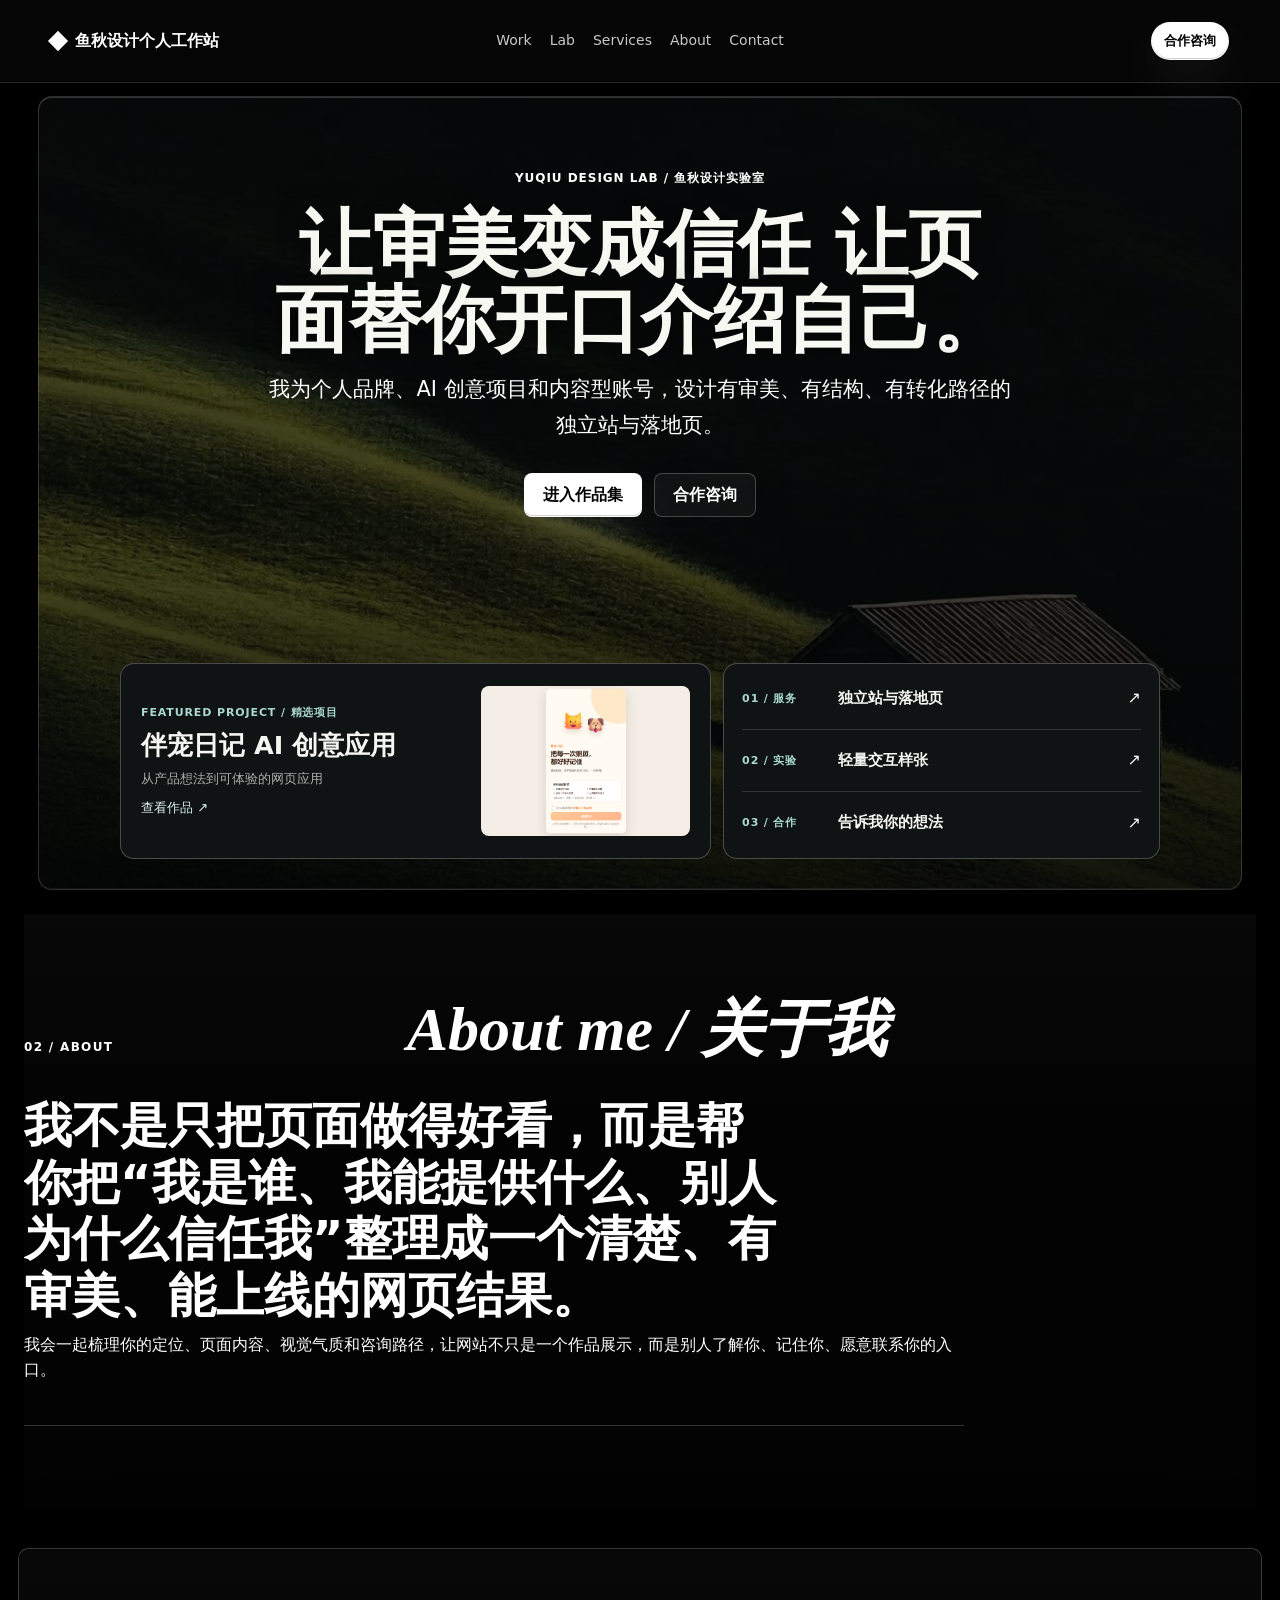
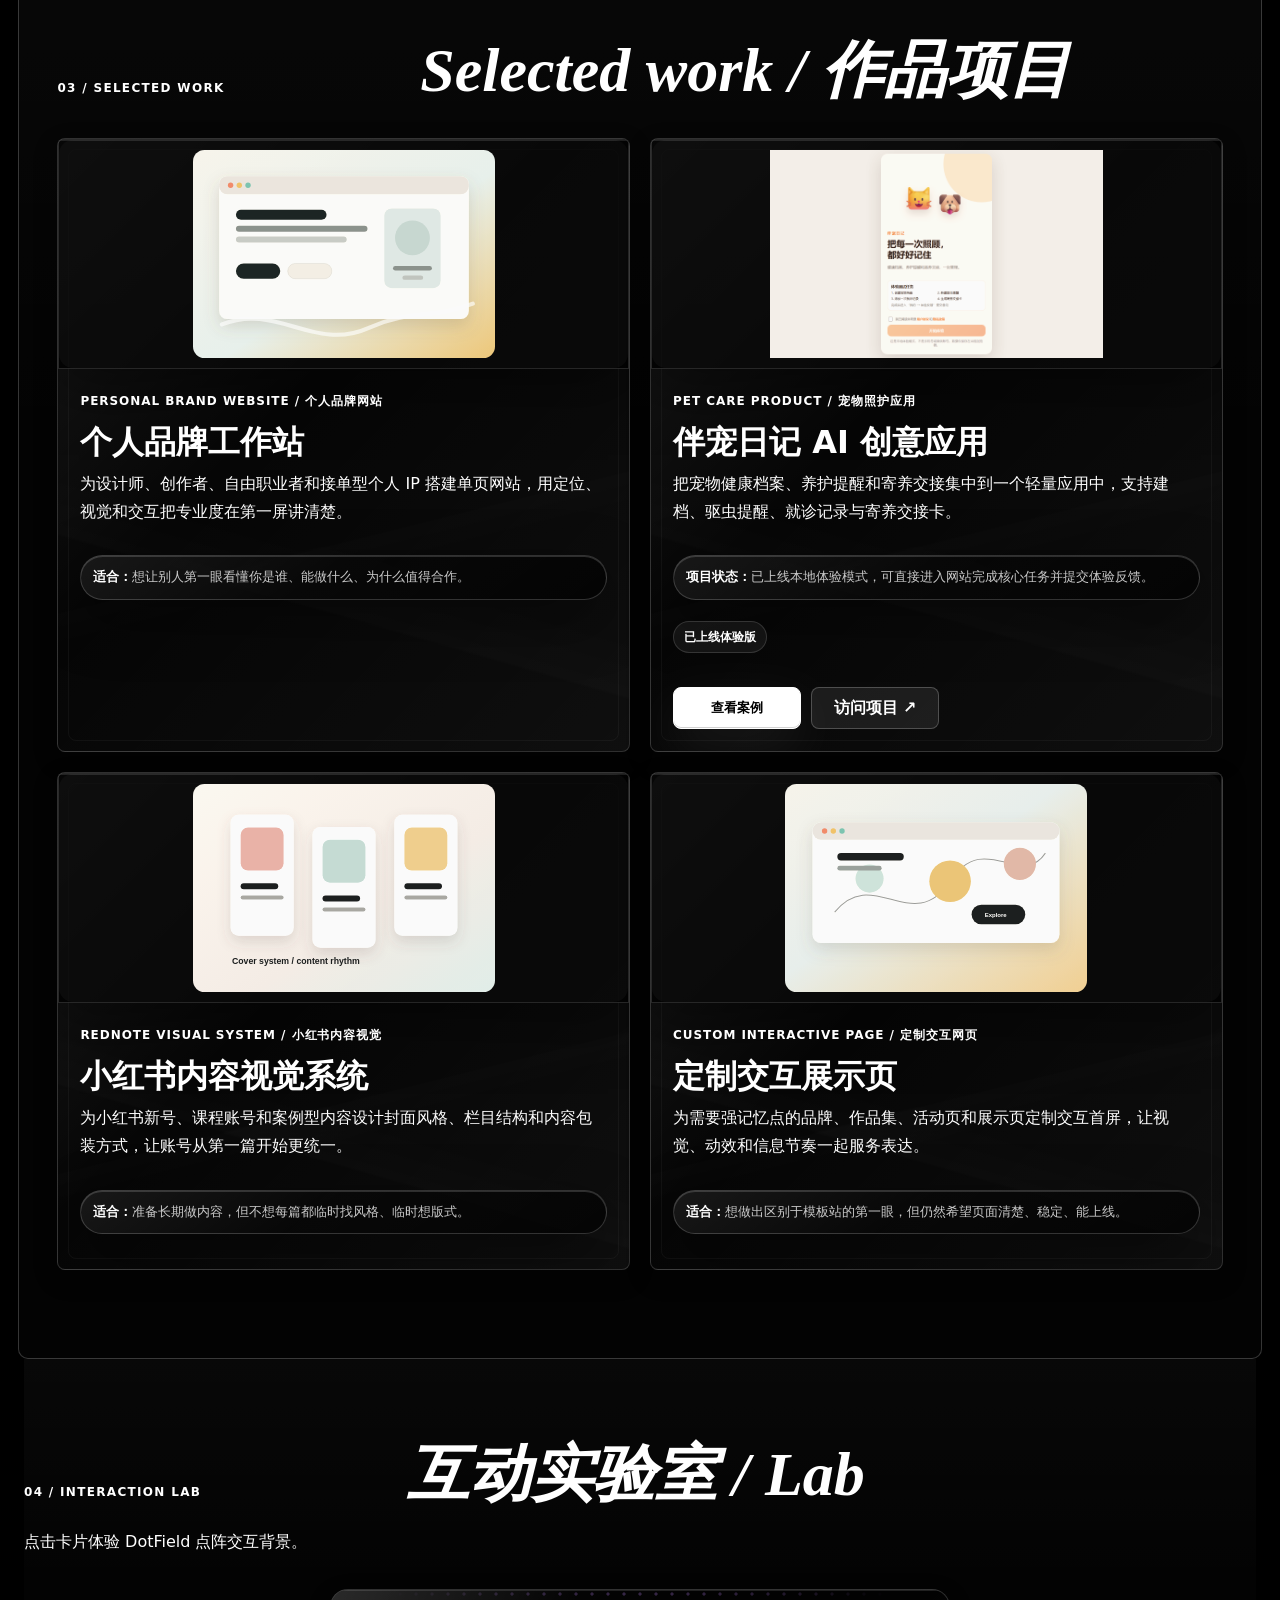
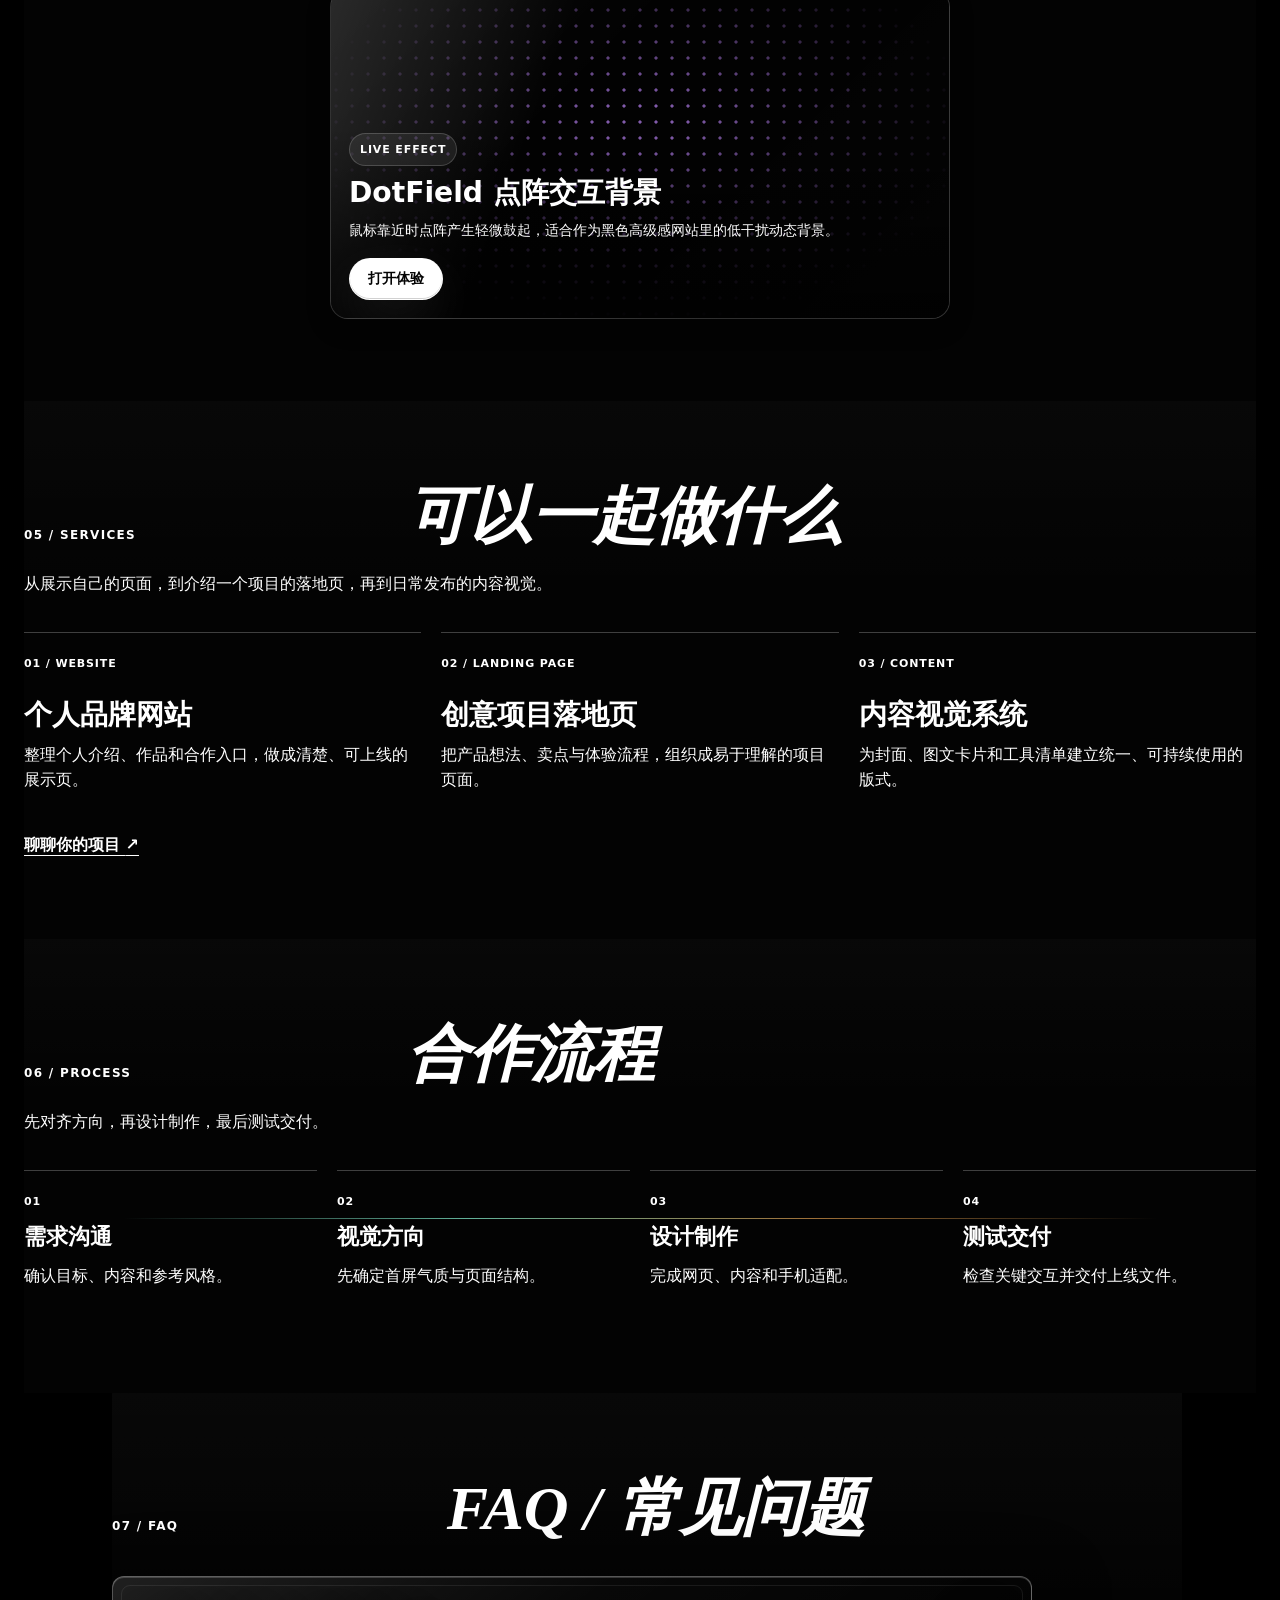
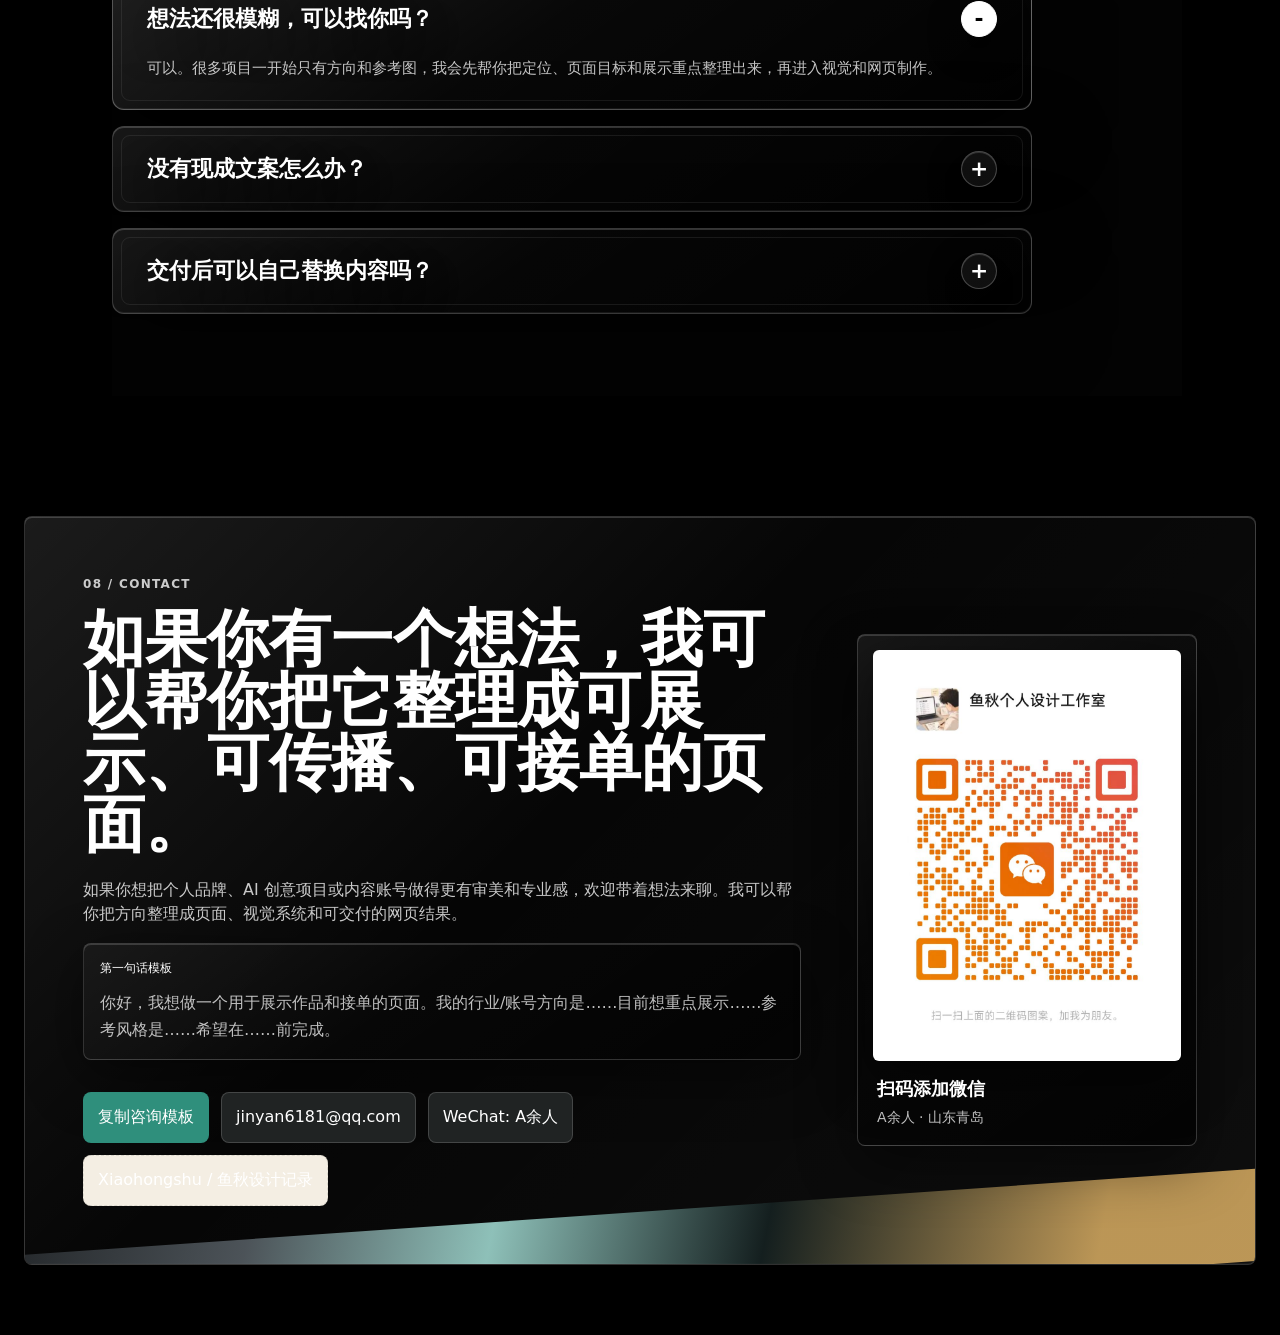
<file: index.html>
<!DOCTYPE html>
<html lang="zh-CN">
<head>
  <meta charset="UTF-8">
  <meta name="viewport" content="width=device-width, initial-scale=1.0">
  <title>鱼秋设计个人工作站｜个人品牌网站、AI 创意落地页与内容视觉设计</title>
  <meta name="description" content="鱼秋设计个人工作站，专注个人品牌网站、AI 创意落地页、小红书内容视觉和定制交互网页。用审美、内容结构和网页技术，把想法做成可展示、可传播、可接单的页面。">
  <meta name="keywords" content="个人品牌网站,AI 创意落地页,小红书内容视觉,交互网页,鱼秋设计">
  <meta name="author" content="鱼秋设计个人工作站">
  <meta name="theme-color" content="#030303">
  <meta property="og:type" content="website">
  <meta property="og:title" content="鱼秋设计个人工作站｜个人品牌网站与创意落地页">
  <meta property="og:description" content="用审美、内容结构和网页技术，把想法做成可展示、可传播、可接单的页面。">
  <link rel="stylesheet" href="styles.css?v=home-focus-1007a">
</head>
<body>
  <div class="site-shell">
    <header class="site-header">
      <a class="brand" href="#hero" aria-label="Back to top">
        <span class="brand-mark"></span>
        <span>鱼秋设计个人工作站</span>
      </a>
      <nav class="nav-links" aria-label="Primary navigation">
        <a href="#work">Work</a>
        <a href="#interaction-lab">Lab</a>
        <a href="#stack">Services</a>
        <a href="#about">About</a>
        <a href="#contact">Contact</a>
      </nav>
      <a class="header-cta" href="#contact">合作咨询</a>
    </header>

    <main>
      <section class="hero section-panel" id="hero">
        <div class="hero-frame hero-video-bg">
          <div class="hero-copy">
            <p class="eyebrow">Yuqiu Design Lab / 鱼秋设计实验室</p>
            <h1 class="glitch-title">让审美变成信任 让页面替你开口介绍自己。</h1>
            <p class="hero-cn">我为个人品牌、AI 创意项目和内容型账号，设计有审美、有结构、有转化路径的独立站与落地页。</p>
            <div class="hero-actions">
              <a class="button primary" href="#work">进入作品集</a>
              <a class="button ghost" href="#contact">合作咨询</a>
            </div>
          </div>
          <div class="hero-overview" aria-label="快速了解我的工作">
            <a class="hero-feature" href="#pet-project">
              <span class="hero-feature-copy">
                <span class="hero-ui-label">FEATURED PROJECT / 精选项目</span>
                <strong>伴宠日记 AI 创意应用</strong>
                <span>从产品想法到可体验的网页应用</span>
                <em>查看作品 <span aria-hidden="true">↗</span></em>
              </span>
              <img src="assets/ban-chong-ri-ji-site-20260608.png" alt="" decoding="async">
            </a>
            <div class="hero-shortcuts">
              <a href="#stack"><span>01 / 服务</span><strong>独立站与落地页</strong><span aria-hidden="true">↗</span></a>
              <a href="#interaction-lab"><span>02 / 实验</span><strong>轻量交互样张</strong><span aria-hidden="true">↗</span></a>
              <a href="#contact"><span>03 / 合作</span><strong>告诉我你的想法</strong><span aria-hidden="true">↗</span></a>
            </div>
          </div>
        </div>
      </section>

      <section class="content-section decomposed-section about-deck" id="about">
        <div class="section-heading reveal">
          <p class="section-number">02 / About</p>
          <h2>About me / 关于我</h2>
        </div>
        <div class="about-grid">
          <article class="large-card paper-note reveal">
            <h3>我不是只把页面做得好看，而是帮你把“我是谁、我能提供什么、别人为什么信任我”整理成一个清楚、有审美、能上线的网页结果。</h3>
            <p>我会一起梳理你的定位、页面内容、视觉气质和咨询路径，让网站不只是一个作品展示，而是别人了解你、记住你、愿意联系你的入口。</p>
          </article>
        </div>
      </section>

      <section class="content-section decomposed-section work-island" id="work">
        <div class="work-sticky">
          <div class="section-heading reveal">
            <p class="section-number">03 / Selected Work</p>
            <h2>Selected work / 作品项目</h2>
          </div>
          <div class="work-viewport">
            <div class="work-grid">
          <article class="work-card project-board reveal">
            <div class="work-visual visual-a">
              <img src="assets/brand-site.svg" alt="个人品牌网站视觉缩略图">
              <div class="visual-chrome"><i></i><i></i><i></i><b>brand.site</b></div>
              <span>Brand Site</span>
            </div>
            <div>
              <p class="tagline">Personal Brand Website / 个人品牌网站</p>
              <h3>个人品牌工作站</h3>
              <p>为设计师、创作者、自由职业者和接单型个人 IP 搭建单页网站，用定位、视觉和交互把专业度在第一屏讲清楚。</p>
              <p class="work-fit"><strong>适合：</strong>想让别人第一眼看懂你是谁、能做什么、为什么值得合作。</p>
              <div class="work-meta">
                <span>身份定位</span>
                <span>首屏视觉</span>
                <span>合作入口</span>
              </div>
            </div>
          </article>
          <article class="work-card project-board reveal project-case-card" id="pet-project" data-proof-card data-detail-image="assets/ban-chong-ri-ji-site-20260608.png" role="button" tabindex="0" aria-label="查看伴宠日记 AI 创意应用案例">
            <div class="work-visual visual-b">
              <img src="assets/ban-chong-ri-ji-site-20260608.png" alt="伴宠日记 AI 创意应用新版体验首页">
              <div class="visual-chrome"><i></i><i></i><i></i><b>ban-chong-ri-ji.pages.dev</b></div>
              <span>Live Project</span>
            </div>
            <div>
              <p class="tagline">Pet Care Product / 宠物照护应用</p>
              <h3>伴宠日记 AI 创意应用</h3>
              <p>把宠物健康档案、养护提醒和寄养交接集中到一个轻量应用中，支持建档、驱虫提醒、就诊记录与寄养交接卡。</p>
              <p class="work-fit"><strong>项目状态：</strong>已上线本地体验模式，可直接进入网站完成核心任务并提交体验反馈。</p>
              <span class="validation-status">已上线体验版</span>
              <div class="work-meta">
                <span>健康档案</span>
                <span>养护提醒</span>
                <span>寄养交接</span>
              </div>
              <div class="project-actions">
                <button class="button primary" type="button">查看案例</button>
                <a class="button ghost project-visit-link" href="https://ban-chong-ri-ji.pages.dev/" target="_blank" rel="noopener noreferrer" data-project-visit>访问项目 ↗</a>
              </div>
            </div>
          </article>
          <article class="work-card project-board reveal">
            <div class="work-visual visual-c">
              <img src="assets/rednote-system.svg" alt="小红书内容视觉系统缩略图">
              <div class="visual-chrome"><i></i><i></i><i></i><b>rednote.kit</b></div>
              <span>Content System</span>
            </div>
            <div>
              <p class="tagline">Rednote Visual System / 小红书内容视觉</p>
              <h3>小红书内容视觉系统</h3>
              <p>为小红书新号、课程账号和案例型内容设计封面风格、栏目结构和内容包装方式，让账号从第一篇开始更统一。</p>
              <p class="work-fit"><strong>适合：</strong>准备长期做内容，但不想每篇都临时找风格、临时想版式。</p>
              <div class="work-meta">
                <span>封面模板</span>
                <span>栏目结构</span>
                <span>账号气质</span>
              </div>
            </div>
          </article>
          <article class="work-card project-board reveal">
            <div class="work-visual visual-d">
              <img src="assets/interaction-page.svg" alt="定制交互网页视觉缩略图">
              <div class="visual-chrome"><i></i><i></i><i></i><b>interactive.page</b></div>
              <span>Interaction</span>
            </div>
            <div>
              <p class="tagline">Custom Interactive Page / 定制交互网页</p>
              <h3>定制交互展示页</h3>
              <p>为需要强记忆点的品牌、作品集、活动页和展示页定制交互首屏，让视觉、动效和信息节奏一起服务表达。</p>
              <p class="work-fit"><strong>适合：</strong>想做出区别于模板站的第一眼，但仍然希望页面清楚、稳定、能上线。</p>
              <div class="work-meta">
                <span>互动首屏</span>
                <span>视觉样张</span>
                <span>上线适配</span>
              </div>
            </div>
          </article>
            </div>
          </div>
        </div>
      </section>

      <section class="content-section decomposed-section interaction-lab-section" id="interaction-lab">
        <div class="section-heading reveal">
          <p class="section-number">04 / Interaction Lab</p>
          <h2>互动实验室 / Lab</h2>
        </div>
        <p class="section-intro reveal">点击卡片体验 DotField 点阵交互背景。</p>
        <div class="interaction-gallery-shell reveal">
          <div class="interaction-gallery-track">
            <article class="interaction-card is-live">
              <div class="interaction-card-stage"></div>
              <div class="interaction-card-copy">
                <span>Live effect</span>
                <h3>DotField 点阵交互背景</h3>
                <p>鼠标靠近时点阵产生轻微鼓起，适合作为黑色高级感网站里的低干扰动态背景。</p>
                <button class="interaction-open-button" type="button" data-interaction-open>打开体验</button>
              </div>
            </article>
          </div>
        </div>
      </section>

      <div class="interaction-modal" data-interaction-modal hidden>
        <div class="interaction-modal-backdrop" data-interaction-close></div>
        <section class="interaction-modal-panel" role="dialog" aria-modal="true" aria-labelledby="interaction-modal-title">
          <button class="interaction-modal-close" type="button" data-interaction-close aria-label="关闭互动体验">×</button>
          <div class="interaction-modal-preview" data-dot-field data-interaction-modal-dot></div>
          <div class="interaction-modal-content">
            <span class="interaction-modal-kicker">Live interaction</span>
            <h3 id="interaction-modal-title">DotField 点阵交互背景</h3>
            <p>这个效果适合放在黑色高级感页面中，作为低干扰的动态背景。用户移动鼠标时，点阵会产生轻微鼓起和暗色聚光。</p>
            <dl>
              <div>
                <dt>适合放哪里</dt>
                <dd>首页背景、作品区视觉背景、互动展示区。</dd>
              </div>
              <div>
                <dt>不适合放哪里</dt>
                <dd>正文阅读区、FAQ、联系区，避免影响信息阅读。</dd>
              </div>
              <div>
                <dt>当前参数</dt>
                <dd>点距 20、半径 1.5、鼓起强度 67、鼠标范围 500。</dd>
              </div>
              <div>
                <dt>使用建议</dt>
                <dd>降低紫色亮度，控制点阵密度，保留黑白水晶玻璃主视觉。</dd>
              </div>
            </dl>
            <div class="interaction-modal-actions">
              <a class="button primary" href="#contact" data-interaction-contact>想用这个效果</a>
              <button class="button ghost" type="button" data-interaction-close>关闭</button>
            </div>
          </div>
        </section>
      </div>

      <section class="content-section decomposed-section validation-lab" id="ai-proof" hidden data-client-hidden>
        <div class="section-heading reveal">
          <p class="section-number">04 / AI Validation</p>
          <h2>AI副业验证作品</h2>
        </div>
        <p class="section-intro reveal">不是成功案例，而是我从 0 开始测试“AI 能做出什么可展示、可交付作品”的记录。</p>
        <div class="section-cta reveal">
          <a class="button primary" href="#contact">想做类似作品</a>
          <a class="button ghost" href="#stack">看交付方式</a>
        </div>
        <div class="validation-swap reveal" data-validation-swap aria-label="AI验证作品重点轮换">
          <div class="validation-swap-copy">
            <span>Featured validation</span>
            <h3>先看最能说明交付能力的 3 个样张</h3>
            <p>轮换区负责第一眼展示“能不能做出作品”，下方 6 个作品卡继续保留完整验证信息。</p>
            <div class="validation-swap-progress" aria-hidden="true">
              <span data-swap-current>01</span>
              <i><b data-swap-bar></b></i>
              <span>03</span>
            </div>
            <div class="validation-swap-actions" aria-label="切换重点作品">
              <button class="swap-control" type="button" data-swap-prev aria-label="上一张重点作品">上一张</button>
              <button class="swap-control" type="button" data-swap-next aria-label="下一张重点作品">下一张</button>
            </div>
          </div>
          <div class="validation-card-stack" data-swap-stack>
            <article class="validation-swap-card" data-swap-card data-detail-image="assets/ai-proof-kashmir-display.jpg" data-detail-images="assets/ai-proof-kashmir-display.jpg|assets/ai-proof-side-hustle-display.jpg|assets/ai-proof-delivery-first-display.jpg|assets/ai-proof-mindset-tools-display.jpg|assets/ai-proof-honest-start-display.jpg|assets/ai-proof-tool-fit-display.jpg" role="button" tabindex="0" aria-label="切换到小红书AI副业封面系统">
              <img src="assets/ai-proof-kashmir-thumb.jpg" alt="小红书AI副业封面系统重点样张" loading="lazy" decoding="async">
              <div>
                <span>Cover System</span>
                <em class="validation-status">验证中</em>
                <h3>小红书AI副业封面系统</h3>
                <p>验证 AI 能不能辅助做出更有点击感的小红书封面。</p>
                <button class="validation-detail-button" type="button" data-proof-open>查看详情</button>
              </div>
            </article>
            <article class="validation-swap-card" data-swap-card data-detail-image="assets/ai-carousel-tool-list-display.jpg" data-detail-images="assets/ai-carousel-tool-list-display.jpg|assets/ai-carousel-copywriting-tools-display.jpg|assets/ai-carousel-cover-tools-display.jpg|assets/ai-carousel-ppt-tools-display.jpg|assets/ai-carousel-video-tools-display.jpg|assets/ai-carousel-material-tools-display.jpg" role="button" tabindex="0" aria-label="切换到AI副业图文卡片">
              <img src="assets/ai-carousel-tool-list-thumb.jpg" alt="AI副业图文卡片重点样张" loading="lazy" decoding="async">
              <div>
                <span>Carousel Note</span>
                <em class="validation-status">可展示</em>
                <h3>AI副业图文卡片</h3>
                <p>把一个 AI 副业观点做成可阅读、可收藏的图文卡片。</p>
                <button class="validation-detail-button" type="button" data-proof-open>查看详情</button>
              </div>
            </article>
            <article class="validation-swap-card" data-swap-card data-detail-image="assets/ai-landing.svg" role="button" tabindex="0" aria-label="切换到0基础AI工具清单">
              <img src="assets/ai-landing.svg" alt="0基础AI工具清单重点样张" loading="lazy" decoding="async">
              <div>
                <span>Tool List</span>
                <em class="validation-status">验证中</em>
                <h3>0基础AI工具清单</h3>
                <p>不做工具大合集，只按真实任务整理工具和新手路径。</p>
                <button class="validation-detail-button" type="button" data-proof-open>查看详情</button>
              </div>
            </article>
          </div>
        </div>
        <div class="validation-grid">
          <article class="validation-card reveal" data-proof-card data-detail-image="assets/ai-proof-kashmir-display.jpg" data-detail-images="assets/ai-proof-kashmir-display.jpg|assets/ai-proof-side-hustle-display.jpg|assets/ai-proof-delivery-first-display.jpg|assets/ai-proof-mindset-tools-display.jpg|assets/ai-proof-honest-start-display.jpg|assets/ai-proof-tool-fit-display.jpg" role="button" tabindex="0" aria-label="查看小红书AI副业封面系统详情">
            <img src="assets/ai-proof-kashmir-thumb.jpg" alt="小红书AI副业封面系统样张" loading="lazy" decoding="async">
            <div>
              <span>Cover System</span>
              <em class="validation-status">验证中</em>
              <h3>小红书AI副业封面系统</h3>
              <p><strong>定位：</strong>验证 AI 能不能辅助做出更有点击感的小红书封面。</p>
              <p><strong>作品内容：</strong>6-9 张封面、同一主题不同风格、标题优化前后对比。</p>
              <p><strong>适合展示：</strong>封面设计能力、标题判断、账号视觉统一能力。</p>
              <p><strong>网站标题：</strong>小红书AI副业封面系统。</p>
            </div>
          </article>
          <article class="validation-card reveal" data-proof-card data-detail-image="assets/ai-carousel-tool-list-display.jpg" data-detail-images="assets/ai-carousel-tool-list-display.jpg|assets/ai-carousel-copywriting-tools-display.jpg|assets/ai-carousel-cover-tools-display.jpg|assets/ai-carousel-ppt-tools-display.jpg|assets/ai-carousel-video-tools-display.jpg|assets/ai-carousel-material-tools-display.jpg" role="button" tabindex="0" aria-label="查看AI副业图文卡片详情">
            <img src="assets/ai-carousel-tool-list-thumb.jpg" alt="AI副业图文卡片样张" loading="lazy" decoding="async">
            <div>
              <span>Carousel Note</span>
              <em class="validation-status">可展示</em>
              <h3>AI副业图文卡片</h3>
              <p><strong>定位：</strong>把一个 AI 副业观点做成可阅读、可收藏的图文卡片。</p>
              <p><strong>作品内容：</strong>6-8 页图文卡片、每页一个观点、首图 + 内容页 + 总结页。</p>
              <p><strong>适合展示：</strong>信息整理、排版层级、知识卡片交付能力。</p>
              <p><strong>网站标题：</strong>AI副业图文卡片。</p>
            </div>
          </article>
          <article class="validation-card reveal" data-proof-card data-detail-image="assets/ai-landing.svg" role="button" tabindex="0" aria-label="查看0基础AI工具清单详情">
            <img src="assets/ai-landing.svg" alt="0基础AI工具清单样张" loading="lazy" decoding="async">
            <div>
              <span>Tool List</span>
              <em class="validation-status">验证中</em>
              <h3>0基础AI工具清单</h3>
              <p><strong>定位：</strong>不做工具大合集，只按真实任务整理工具。</p>
              <p><strong>作品内容：</strong>写文案、做封面、做PPT、剪视频、整理资料、做网页工具。</p>
              <p><strong>适合展示：</strong>工具筛选、场景分类、新手路径整理。</p>
              <p><strong>网站标题：</strong>0基础AI工具清单。</p>
            </div>
          </article>
          <article class="validation-card reveal" data-proof-card data-detail-image="assets/brand-site.svg" role="button" tabindex="0" aria-label="查看AI副业项目验证页详情">
            <img src="assets/brand-site.svg" alt="AI副业项目验证页样张" loading="lazy" decoding="async">
            <div>
              <span>Project Test</span>
              <em class="validation-status">可交付</em>
              <h3>AI副业项目验证页</h3>
              <p><strong>定位：</strong>把一个 AI 副业方向拆成是否值得测试的案例页。</p>
              <p><strong>作品内容：</strong>方向是什么、谁需要、交付物是什么、需要哪些工具、风险在哪里、3-7天怎么测试。</p>
              <p><strong>适合展示：</strong>项目判断、需求分析、风险意识、验证能力。</p>
              <p><strong>网站标题：</strong>AI副业项目验证页。</p>
            </div>
          </article>
          <article class="validation-card reveal" data-proof-card data-detail-image="assets/ai-landing.svg" role="button" tabindex="0" aria-label="查看AI PPT资料整理详情">
            <img src="assets/ai-landing.svg" alt="AI PPT资料整理样张" loading="lazy" decoding="async">
            <div>
              <span>PPT Kit</span>
              <em class="validation-status">待复盘</em>
              <h3>AI PPT / 资料整理</h3>
              <p><strong>定位：</strong>验证 AI 能不能辅助做出可交付的 PPT 或资料包。</p>
              <p><strong>作品内容：</strong>一份PPT大纲、3-5页PPT样稿、一页资料整理图、前后结构对比。</p>
              <p><strong>适合展示：</strong>资料结构化、PPT逻辑、办公提效交付能力。</p>
              <p><strong>网站标题：</strong>AI PPT / 资料整理。</p>
            </div>
          </article>
          <article class="validation-card reveal" data-proof-card data-detail-image="assets/interaction-page.svg" role="button" tabindex="0" aria-label="查看AI作品前后对比详情">
            <img src="assets/interaction-page.svg" alt="AI作品前后对比样张" loading="lazy" decoding="async">
            <div>
              <span>Before / After</span>
              <em class="validation-status">待复盘</em>
              <h3>AI作品前后对比</h3>
              <p><strong>定位：</strong>展示 AI 初稿到人工可交付版本之间的差距。</p>
              <p><strong>作品内容：</strong>AI原始封面 -> 人工优化后、AI初稿文案 -> 小红书可发文案、杂乱资料 -> 清晰卡片、普通PPT -> 可展示PPT。</p>
              <p><strong>适合展示：</strong>人工判断、审美修正、交付质量控制。</p>
              <p><strong>网站标题：</strong>AI作品前后对比。</p>
            </div>
          </article>
        </div>
      </section>

      <div class="proof-modal" data-proof-modal hidden>
        <div class="proof-modal-backdrop" data-proof-close></div>
        <section class="proof-modal-panel" role="dialog" aria-modal="true" aria-labelledby="proof-modal-title">
          <button class="proof-modal-close" type="button" data-proof-close aria-label="关闭作品详情">×</button>
          <figure class="proof-modal-media" data-proof-modal-media></figure>
          <div class="proof-modal-content">
            <div class="proof-modal-meta">
              <span data-proof-modal-label>Rednote Cover</span>
              <em data-proof-modal-status>验证中</em>
            </div>
            <h3 id="proof-modal-title" data-proof-modal-title>小红书封面</h3>
            <div class="proof-modal-details" data-proof-modal-details></div>
            <div class="proof-modal-actions">
              <a class="button primary" href="#contact" data-proof-contact>咨询类似作品</a>
              <button class="button ghost" type="button" data-proof-copy>复制作品说明</button>
            </div>
          </div>
        </section>
      </div>

      <section class="content-section decomposed-section validation-log" id="validation-log" hidden data-client-hidden>
        <div class="section-heading reveal">
          <p class="section-number">05 / Validation Log</p>
          <h2>验证日志</h2>
        </div>
        <p class="section-intro reveal">把“看起来很香”的 AI 副业方向拆开测试：先判断能不能做成作品，再判断适不适合新手长期投入。</p>
        <div class="log-grid">
          <article class="log-card reveal">
            <div class="log-card-head">
              <span>Test 01</span>
              <em>可测试</em>
            </div>
            <h3>AI表情包</h3>
            <p>适合做素材生成和风格测试，但不适合一开始就直接讲收益。</p>
            <ul>
              <li><strong>看起来很香：</strong>门槛低、传播感强、案例很多。</li>
              <li><strong>真实判断：</strong>差异化和上架规则才是关键。</li>
              <li><strong>下一步：</strong>先做一组完整表情包样张，不急着卖课。</li>
            </ul>
          </article>
          <article class="log-card reveal">
            <div class="log-card-head">
              <span>Test 02</span>
              <em>适合练习</em>
            </div>
            <h3>AI小说</h3>
            <p>适合练习提示词、结构和连续创作，不适合当第一主方向。</p>
            <ul>
              <li><strong>看起来很香：</strong>故事产量高，题材容易扩展。</li>
              <li><strong>真实判断：</strong>平台规则、更新压力和变现周期较长。</li>
              <li><strong>下一步：</strong>把它作为写作训练素材，而不是主项目。</li>
            </ul>
          </article>
          <article class="log-card reveal featured-log">
            <div class="log-card-head">
              <span>Test 03</span>
              <em>当前优先</em>
            </div>
            <h3>AI封面 / 图文卡片</h3>
            <p>最适合当前阶段验证：能快速做出可展示作品，也能连接小红书内容。</p>
            <ul>
              <li><strong>能做成作品：</strong>封面、卡片、清单、前后对比都可展示。</li>
              <li><strong>真实判断：</strong>AI 负责起稿，审美和取舍决定交付质量。</li>
              <li><strong>下一步：</strong>连续发布 10 组样张，记录数据和修改过程。</li>
            </ul>
          </article>
        </div>
      </section>

      <section class="content-section decomposed-section stack-lab" id="stack">
        <div class="section-heading reveal">
          <p class="section-number">05 / Services</p>
          <h2>可以一起做什么</h2>
        </div>
        <p class="section-intro reveal">从展示自己的页面，到介绍一个项目的落地页，再到日常发布的内容视觉。</p>
        <div class="stack-grid">
          <article class="stack-item service-card reveal"><span>01 / WEBSITE</span><h3>个人品牌网站</h3><p>整理个人介绍、作品和合作入口，做成清楚、可上线的展示页。</p></article>
          <article class="stack-item service-card reveal"><span>02 / LANDING PAGE</span><h3>创意项目落地页</h3><p>把产品想法、卖点与体验流程，组织成易于理解的项目页面。</p></article>
          <article class="stack-item service-card reveal"><span>03 / CONTENT</span><h3>内容视觉系统</h3><p>为封面、图文卡片和工具清单建立统一、可持续使用的版式。</p></article>
        </div>
        <a class="service-simple-link" href="#contact">聊聊你的项目 <span aria-hidden="true">↗</span></a>
      </section>

      <section class="content-section decomposed-section process-map" id="process">
        <div class="section-heading reveal">
          <p class="section-number">06 / Process</p>
          <h2>合作流程</h2>
        </div>
        <p class="section-intro reveal">先对齐方向，再设计制作，最后测试交付。</p>
        <div class="process-line route-map">
          <div class="process-step reveal">
            <span>01</span>
            <h3>需求沟通</h3>
            <p>确认目标、内容和参考风格。</p>
          </div>
          <div class="process-step reveal">
            <span>02</span>
            <h3>视觉方向</h3>
            <p>先确定首屏气质与页面结构。</p>
          </div>
          <div class="process-step reveal">
            <span>03</span>
            <h3>设计制作</h3>
            <p>完成网页、内容和手机适配。</p>
          </div>
          <div class="process-step reveal">
            <span>04</span>
            <h3>测试交付</h3>
            <p>检查关键交互并交付上线文件。</p>
          </div>
        </div>
      </section>

      <section class="content-section decomposed-section faq-section" id="faq">
        <div class="section-heading reveal">
          <p class="section-number">07 / FAQ</p>
          <h2>FAQ / 常见问题</h2>
        </div>
        <div class="faq-list reveal">
          <details open>
            <summary>想法还很模糊，可以找你吗？</summary>
            <p>可以。很多项目一开始只有方向和参考图，我会先帮你把定位、页面目标和展示重点整理出来，再进入视觉和网页制作。</p>
          </details>
          <details>
            <summary>没有现成文案怎么办？</summary>
            <p>可以先提供行业、账号方向、作品材料和参考案例，我会帮你整理页面文案框架，并把内容写成更适合网页阅读的表达。</p>
          </details>
          <details>
            <summary>交付后可以自己替换内容吗？</summary>
            <p>可以。交付时会保留清楚的文件结构，并说明哪些文字、图片和联系方式可以替换，方便后续更新。</p>
          </details>
        </div>
      </section>

      <section class="contact-section decomposed-section" id="contact">
        <div class="contact-inner material-contact reveal">
          <div class="contact-layout">
            <div class="contact-copy">
              <p class="section-number">08 / Contact</p>
              <h2>如果你有一个想法，我可以帮你把它整理成可展示、可传播、可接单的页面。</h2>
              <p>如果你想把个人品牌、AI 创意项目或内容账号做得更有审美和专业感，欢迎带着想法来聊。我可以帮你把方向整理成页面、视觉系统和可交付的网页结果。</p>
              <div class="message-template">
                <span>第一句话模板</span>
                <p id="consult-template">你好，我想做一个用于展示作品和接单的页面。我的行业/账号方向是……目前想重点展示……参考风格是……希望在……前完成。</p>
              </div>
              <div class="contact-links">
                <button class="copy-template" type="button" data-copy-template>复制咨询模板</button>
                <a href="mailto:jinyan6181@qq.com">jinyan6181@qq.com</a>
                <a href="#wechat">WeChat: A余人</a>
                <span class="contact-soon">Xiaohongshu / 鱼秋设计记录</span>
              </div>
            </div>
            <figure class="wechat-card" id="wechat">
              <img src="assets/wechat-qr.jpg" alt="微信二维码：A余人">
              <figcaption>
                <strong>扫码添加微信</strong>
                <span>A余人 · 山东青岛</span>
              </figcaption>
            </figure>
          </div>
        </div>
      </section>
    </main>
  </div>

  <script src="script.js?v=light-ui-1007a"></script>
</body>
</html>
</file>
<file: styles.css>
:root {
  color-scheme: dark;
  --bg: #0d0f12;
  --panel: rgba(18, 21, 25, 0.78);
  --panel-strong: rgba(22, 27, 32, 0.94);
  --line: rgba(236, 239, 232, 0.14);
  --line-strong: rgba(126, 231, 200, 0.5);
  --text: #f1f0e8;
  --muted: #a8b0ac;
  --soft: #6f7975;
  --mint: #7ee7c8;
  --amber: #f6ad55;
  --coral: #ff6f61;
  --shadow: 0 28px 90px rgba(0, 0, 0, 0.42);
}

* {
  box-sizing: border-box;
}

html {
  scroll-behavior: smooth;
}

body {
  margin: 0;
  background:
    radial-gradient(circle at 72% 12%, rgba(126, 231, 200, 0.14), transparent 32%),
    radial-gradient(circle at 18% 68%, rgba(246, 173, 85, 0.1), transparent 28%),
    var(--bg);
  color: var(--text);
  font-family: system-ui, -apple-system, BlinkMacSystemFont, "Segoe UI", "Microsoft YaHei", "PingFang SC", sans-serif;
  line-height: 1.55;
}

a {
  color: inherit;
  text-decoration: none;
}

button,
a {
  -webkit-tap-highlight-color: transparent;
}

#heroCanvas {
  position: fixed;
  inset: 0;
  width: 100%;
  height: 100%;
  z-index: 0;
  opacity: 0.68;
  pointer-events: none;
  contain: strict;
}

.noise-layer {
  position: fixed;
  inset: 0;
  z-index: 1;
  pointer-events: none;
  opacity: 0.18;
  background-image:
    linear-gradient(rgba(255, 255, 255, 0.04) 1px, transparent 1px),
    linear-gradient(90deg, rgba(255, 255, 255, 0.035) 1px, transparent 1px);
  background-size: 72px 72px;
  mask-image: linear-gradient(to bottom, black 0%, black 58%, transparent 100%);
}

.site-shell {
  position: relative;
  min-height: 100vh;
  overflow: hidden;
}

.site-shell::before {
  content: "";
  position: fixed;
  inset: -18%;
  z-index: 0;
  pointer-events: none;
  opacity: 0;
  background:
    radial-gradient(circle at 16% 22%, rgba(126, 231, 200, 0.2), transparent 28%),
    radial-gradient(circle at 78% 16%, rgba(246, 173, 85, 0.16), transparent 30%),
    radial-gradient(circle at 64% 78%, rgba(38, 108, 255, 0.16), transparent 34%);
}

.site-header {
  position: fixed;
  top: 0;
  left: 0;
  right: 0;
  z-index: 20;
  display: grid;
  grid-template-columns: 1fr auto 1fr;
  align-items: center;
  gap: 22px;
  padding: 22px clamp(20px, 4vw, 56px);
  backdrop-filter: blur(18px);
  background: linear-gradient(to bottom, rgba(13, 15, 18, 0.88), rgba(13, 15, 18, 0.32));
}

html.is-edge #heroCanvas {
  display: none;
}

html.is-edge .site-shell::before {
  opacity: 1;
  animation: edgeAmbientDrift 12s ease-in-out infinite alternate;
  will-change: transform;
}

html.is-edge .site-header,
html.is-edge .hero-frame,
html.is-edge .button.ghost,
html.is-edge .large-card,
html.is-edge .quote-card,
html.is-edge .contact-inner,
html.is-edge .message-template {
  backdrop-filter: none;
}

html.is-edge .hero-frame::before {
  animation: edgeBandDrift 9s ease-in-out infinite alternate;
  filter: saturate(1.08);
}

html.is-edge .hero-frame::after,
html.is-edge .site-preview-window,
html.is-edge .material-object,
html.is-edge .work-fragment {
  transition-duration: 80ms;
}

html.is-edge .hero-frame {
  background:
    radial-gradient(circle at var(--cursor-x) var(--cursor-y), rgba(126, 231, 200, 0.28), transparent 22%),
    radial-gradient(circle at calc(var(--cursor-x) + 8%) calc(var(--cursor-y) + 10%), rgba(246, 173, 85, 0.16), transparent 26%),
    linear-gradient(180deg, #11130f 0%, #10130f 44%, #18150f 100%);
}

html.is-edge .hero-frame.motion-active {
  box-shadow:
    inset 0 0 80px rgba(126, 231, 200, 0.08),
    0 34px 110px rgba(0, 0, 0, 0.48),
    0 0 30px rgba(126, 231, 200, 0.12);
}

html.is-edge .glitch-title {
  text-shadow:
    var(--edge-title-x) var(--edge-title-y) 0 rgba(126, 231, 200, 0.28),
    calc(var(--edge-title-x) * -1) calc(var(--edge-title-y) * -1) 0 rgba(255, 111, 97, 0.18),
    0 18px 34px rgba(0, 0, 0, 0.36);
}

html.is-edge .site-preview-window {
  transform: translate3d(var(--edge-window-x), var(--edge-window-y), 0);
}

html.is-edge .motion-active .fragment-card,
html.is-edge .motion-active .fragment-paper,
html.is-edge .motion-active .fragment-code,
html.is-edge .motion-active .fragment-tag {
  filter: brightness(1.08);
}

.brand,
.nav-links,
.lang-chip,
.header-cta {
  display: flex;
  align-items: center;
}

.brand {
  gap: 10px;
  font-weight: 700;
  letter-spacing: 0;
}

.brand-mark {
  width: 14px;
  height: 14px;
  display: inline-block;
  border: 1px solid var(--mint);
  transform: rotate(45deg);
  box-shadow: 0 0 24px rgba(126, 231, 200, 0.42);
}

.nav-links {
  justify-content: center;
  gap: 18px;
  color: var(--muted);
  font-size: 14px;
}

.nav-links a,
.scroll-index a,
.contact-links a {
  transition: color 180ms ease, border-color 180ms ease, transform 180ms ease;
}

.nav-links a:hover,
.scroll-index a:hover,
.contact-links a:hover {
  color: var(--mint);
}

.lang-chip,
.header-cta {
  justify-self: end;
  border: 1px solid var(--line);
  padding: 8px 12px;
  border-radius: 999px;
  color: var(--muted);
  font-size: 13px;
}

.header-cta {
  color: #fffdf7;
  background: #202323;
  border-color: rgba(32, 35, 35, 0.8);
  transition: transform 180ms ease, background 180ms ease, color 180ms ease;
}

.header-cta:hover {
  color: #fffdf7;
  background: #2f8f7c;
  transform: translateY(-1px);
}

.scroll-index {
  position: fixed;
  left: clamp(18px, 3vw, 42px);
  top: 50%;
  z-index: 12;
  display: grid;
  gap: 12px;
  transform: translateY(-50%);
}

.scroll-index a {
  display: grid;
  grid-template-columns: 32px 1fr;
  gap: 9px;
  align-items: center;
  color: var(--soft);
  font-size: 12px;
}

.scroll-index a::before {
  content: attr(data-section);
  color: var(--soft);
}

.scroll-index a.active {
  color: var(--mint);
}

.scroll-index a.active::after {
  content: "";
  width: 52px;
  height: 1px;
  background: var(--mint);
  box-shadow: 0 0 18px rgba(126, 231, 200, 0.54);
}

main {
  position: relative;
  z-index: 3;
}

.section-panel,
.content-section,
.contact-section {
  width: min(1240px, calc(100% - 48px));
  margin: 0 auto;
  scroll-margin-top: 92px;
}

.hero {
  position: relative;
  min-height: 100vh;
  display: flex;
  align-items: stretch;
  width: 100%;
  padding: 82px clamp(22px, 3vw, 42px) 24px;
}

.eyebrow,
.section-number,
.tagline,
.stack-item span,
.process-step span {
  margin: 0 0 14px;
  color: var(--mint);
  font-size: 12px;
  font-weight: 700;
  letter-spacing: 0.08em;
  text-transform: uppercase;
}

h1,
h2,
h3,
p {
  margin-top: 0;
}

h1 {
  max-width: 850px;
  margin-bottom: 22px;
  font-size: clamp(48px, 7vw, 86px);
  line-height: 0.95;
  letter-spacing: 0;
}

h2 {
  margin-bottom: 0;
  font-size: clamp(32px, 5vw, 62px);
  line-height: 1;
  letter-spacing: 0;
}

h3 {
  margin-bottom: 10px;
  font-size: 22px;
  line-height: 1.18;
}

.hero-frame {
  position: relative;
  --hero-opacity: 1;
  --hero-shift: 0px;
  --hero-scale: 1;
  --cursor-x: 50%;
  --cursor-y: 50%;
  --stage-x: 0px;
  --stage-y: 0px;
  --edge-window-x: 0px;
  --edge-window-y: 0px;
  --edge-title-x: 0px;
  --edge-title-y: 0px;
  width: 100%;
  height: calc(100vh - 106px);
  min-height: calc(100vh - 106px);
  overflow: hidden;
  border: 1px solid rgba(246, 241, 229, 0.18);
  border-radius: 14px;
  background:
    radial-gradient(circle at var(--cursor-x) var(--cursor-y), rgba(126, 231, 200, 0.14), transparent 24%),
    linear-gradient(180deg, #11130f 0%, #10130f 44%, #18150f 100%);
  color: var(--text);
  box-shadow: 0 34px 110px rgba(0, 0, 0, 0.48);
  isolation: isolate;
}

.hero-frame::before {
  content: "";
  position: absolute;
  left: -9%;
  right: -9%;
  bottom: -8%;
  height: 52%;
  z-index: 0;
  pointer-events: none;
  opacity: 0.98;
  background:
    radial-gradient(circle at 18% 62%, rgba(38, 108, 255, 0.9), transparent 35%),
    radial-gradient(circle at 76% 18%, rgba(255, 191, 89, 0.84), transparent 34%),
    radial-gradient(circle at 58% 82%, rgba(255, 104, 74, 0.72), transparent 34%),
    linear-gradient(128deg, #1c5cff 0%, #5b7cff 23%, #ff8f5a 50%, #ffd27b 70%, #318cff 100%);
  filter: saturate(1.28) blur(0.2px);
  transform: translate3d(var(--stage-x), var(--stage-y), 0) scale(1.04);
  transition: transform 220ms ease-out;
}

.hero-frame::after {
  content: "";
  position: absolute;
  left: clamp(34px, 6vw, 82px);
  right: clamp(34px, 6vw, 82px);
  bottom: clamp(52px, 8vw, 86px);
  height: min(330px, 46%);
  z-index: 1;
  pointer-events: none;
  border: 1px solid rgba(255, 255, 255, 0.34);
  border-radius: 8px;
  background:
    linear-gradient(180deg, rgba(238, 240, 235, 0.82) 0 24px, transparent 24px),
    radial-gradient(circle at 32% 40%, rgba(126, 231, 200, 0.32), transparent 26%),
    radial-gradient(circle at 76% 28%, rgba(246, 173, 85, 0.22), transparent 28%),
    repeating-linear-gradient(90deg, rgba(255,255,255,.08) 0 1px, transparent 1px 24px),
    #101214;
  box-shadow: 0 26px 76px rgba(0, 0, 0, 0.42);
  transform: translate3d(calc(var(--stage-x) * -0.35), calc(var(--stage-y) * -0.25), 0);
  transition: transform 220ms ease-out;
}

.hero-frame.motion-active {
  box-shadow:
    inset 0 0 74px rgba(126, 231, 200, 0.08),
    0 34px 110px rgba(0, 0, 0, 0.48),
    0 0 30px rgba(126, 231, 200, 0.12);
}

.hero-frame.motion-active .glitch-title {
  text-shadow:
    var(--edge-title-x) var(--edge-title-y) 0 rgba(126, 231, 200, 0.24),
    calc(var(--edge-title-x) * -1) calc(var(--edge-title-y) * -1) 0 rgba(255, 111, 97, 0.14),
    0 18px 34px rgba(0, 0, 0, 0.34);
}

.hero-frame.motion-active .fragment-card,
.hero-frame.motion-active .fragment-paper,
.hero-frame.motion-active .fragment-code,
.hero-frame.motion-active .fragment-tag {
  filter: brightness(1.08);
}

.site-preview-window {
  position: absolute;
  left: clamp(42px, 7vw, 96px);
  right: clamp(42px, 7vw, 96px);
  bottom: clamp(32px, 5vw, 58px);
  z-index: 2;
  pointer-events: none;
  height: min(285px, 39%);
  overflow: hidden;
  border: 1px solid rgba(246, 241, 229, 0.28);
  border-radius: 10px;
  background: rgba(11, 13, 15, 0.86);
  box-shadow: 0 30px 90px rgba(0, 0, 0, 0.5);
  transform: translate3d(calc(var(--px, 0px) + var(--stage-x) * -0.18), calc(var(--py, 0px) + var(--stage-y) * -0.12), 0);
  opacity: calc(var(--hero-opacity) * 0.96);
}

.preview-chrome {
  position: relative;
  z-index: 2;
  display: flex;
  align-items: center;
  gap: 7px;
  height: 28px;
  padding: 0 12px;
  color: rgba(16, 18, 20, 0.56);
  background: rgba(236, 238, 232, 0.84);
  font-size: 10px;
}

.preview-chrome span,
.visual-chrome i {
  width: 7px;
  height: 7px;
  border-radius: 999px;
  background: #ff6f61;
}

.preview-chrome span:nth-child(2),
.visual-chrome i:nth-child(2) {
  background: #f6ad55;
}

.preview-chrome span:nth-child(3),
.visual-chrome i:nth-child(3) {
  background: #7ee7c8;
}

.preview-chrome strong {
  position: absolute;
  left: 50%;
  transform: translateX(-50%);
  font-weight: 600;
}

.preview-stage {
  position: relative;
  height: calc(100% - 28px);
  padding: 26px;
  background:
    linear-gradient(90deg, rgba(255,255,255,.08) 1px, transparent 1px),
    linear-gradient(rgba(255,255,255,.06) 1px, transparent 1px),
    radial-gradient(circle at 26% 56%, rgba(126,231,200,.42), transparent 28%),
    radial-gradient(circle at 75% 42%, rgba(246,173,85,.36), transparent 30%),
    linear-gradient(125deg, #0d1114 0%, #17221f 42%, #201915 100%);
  background-size: 34px 34px, 34px 34px, auto, auto, auto;
}

.preview-stage::before {
  content: "";
  position: absolute;
  inset: 18px 22px 28px;
  border: 1px solid rgba(246, 241, 229, 0.18);
  transform: rotate(-4deg);
}

.preview-menu {
  position: absolute;
  left: 28px;
  top: 26px;
  display: grid;
  gap: 5px;
  color: rgba(246, 241, 229, 0.72);
  font-size: 10px;
  text-transform: uppercase;
}

.preview-title {
  position: absolute;
  left: 50%;
  top: 52%;
  width: min(480px, 56%);
  transform: translate(-50%, -50%);
  color: rgba(246, 241, 229, 0.92);
  font-family: Georgia, "Times New Roman", serif;
  font-size: clamp(30px, 4.8vw, 62px);
  font-style: italic;
  line-height: 0.9;
  text-align: center;
  opacity: 0.72;
}

.preview-card {
  position: absolute;
  right: 30px;
  bottom: 28px;
  padding: 12px 14px;
  color: var(--mint);
  background: rgba(5, 8, 9, 0.74);
  border: 1px solid rgba(126, 231, 200, 0.22);
  font-family: "SFMono-Regular", Consolas, monospace;
  font-size: 11px;
  line-height: 1.7;
}

.preview-orbit {
  position: absolute;
  right: 18%;
  top: 28%;
  width: 58px;
  height: 58px;
  border: 1px solid rgba(255, 255, 255, 0.28);
  border-radius: 50%;
  box-shadow: inset 0 0 30px rgba(126, 231, 200, 0.16), 0 0 24px rgba(246, 173, 85, 0.2);
}

.hero-frame-nav {
  position: relative;
  z-index: 8;
  display: grid;
  grid-template-columns: 1fr auto 1fr;
  align-items: center;
  gap: 18px;
  padding: 18px 22px;
  border-bottom: 1px solid rgba(255, 255, 255, 0.12);
  font-size: 13px;
}

.mini-brand {
  font-family: Georgia, serif;
  font-style: italic;
  font-weight: 700;
}

.mini-links {
  display: flex;
  justify-content: center;
  gap: 30px;
  font-size: 12px;
  text-decoration: underline;
  text-underline-offset: 4px;
}

.mini-menu {
  justify-self: end;
  display: grid;
  gap: 4px;
  width: 26px;
  padding: 0;
  border: 0;
  background: transparent;
}

.mini-menu span {
  display: block;
  height: 1px;
  background: rgba(246, 241, 229, 0.82);
}

.hero-copy {
  position: relative;
  z-index: 7;
  max-width: 980px;
  margin: clamp(52px, 9vw, 92px) auto 0;
  padding: 0 30px;
  text-align: center;
  transform: translate3d(var(--px, 0px), calc(var(--py, 0px) + var(--hero-shift)), 0);
  opacity: var(--hero-opacity);
}

.hero-copy .eyebrow {
  color: var(--mint);
}

.hero-cn {
  max-width: 620px;
  margin: 20px auto 0;
  color: rgba(246, 241, 229, 0.78);
  font-size: clamp(16px, 1.8vw, 21px);
}

.hero .reveal,
.hero-copy {
  opacity: 1;
  transform: none;
}

.hero h1 {
  max-width: 980px;
  margin: 0 auto;
  color: #f8f7ee;
  font-family: Georgia, "Times New Roman", serif;
  font-size: clamp(46px, 7vw, 96px);
  font-style: italic;
  font-weight: 500;
  line-height: 0.94;
  text-shadow: 0 1px 0 rgba(255, 255, 255, 0.5);
}

.hero h1.zh-hero-title {
  max-width: 860px;
  font-family: system-ui, -apple-system, BlinkMacSystemFont, "Segoe UI", "Microsoft YaHei", "PingFang SC", sans-serif;
  font-style: normal;
  font-weight: 800;
  letter-spacing: 0;
  line-height: 1.04;
}

.glitch-title {
  position: relative;
}

.glitch-title::before,
.glitch-title::after {
  content: attr(data-text);
  position: absolute;
  inset: 0;
  z-index: -1;
  opacity: 0;
  pointer-events: none;
  mix-blend-mode: screen;
}

.glitch-title::before {
  color: rgba(126, 231, 200, 0.72);
}

.glitch-title::after {
  color: rgba(255, 111, 97, 0.5);
}

.hero-frame.glitch-active .glitch-title::before {
  opacity: 0.42;
  animation: titleGlitchA 260ms steps(2, end) infinite;
}

.hero-frame.glitch-active .glitch-title::after {
  opacity: 0.34;
  animation: titleGlitchB 320ms steps(2, end) infinite;
}

.glitch-word {
  display: inline-block;
  white-space: nowrap;
}

.glitch-space {
  display: inline-block;
  width: 0.27em;
}

.glitch-char {
  display: inline-block;
  transform: translate3d(var(--jx, 0px), var(--jy, 0px), 0) rotate(var(--jr, 0deg));
  transition: transform 180ms ease, filter 180ms ease, color 180ms ease;
  will-change: transform, filter;
}

.glitch-char.disturbed {
  color: #ffffff;
  filter:
    drop-shadow(1px 0 rgba(126, 231, 200, 0.9))
    drop-shadow(-1px 0 rgba(255, 111, 97, 0.62));
  animation: charJitter 150ms steps(2, end) infinite;
}

html.is-edge .hero-frame.glitch-active .glitch-title::before,
html.is-edge .hero-frame.glitch-active .glitch-title::after,
html.is-edge .glitch-char.disturbed,
html.is-edge .preview-scan,
html.is-edge .material-sheen,
html.is-edge .fragment-paper,
html.is-edge .fragment-code,
html.is-edge .fragment-card,
html.is-edge .fragment-tag,
html.is-edge .scroll-cue span {
  animation: none;
}

html.is-edge .glitch-char {
  will-change: auto;
}

html.is-edge .glitch-char.disturbed {
  filter: none;
}

.hero-actions {
  display: flex;
  justify-content: center;
  flex-wrap: wrap;
  gap: 12px;
  margin-top: 30px;
}

.button {
  display: inline-flex;
  align-items: center;
  justify-content: center;
  min-height: 44px;
  padding: 0 18px;
  border: 1px solid var(--line);
  border-radius: 8px;
  font-weight: 700;
}

.button.primary {
  color: #09100d;
  background: var(--mint);
  border-color: var(--mint);
}

.hero-frame .button.primary {
  color: #ecf1ea;
  background: #101214;
  border-color: #101214;
}

.hero-frame .button.ghost {
  color: rgba(246, 241, 229, 0.9);
  border-color: rgba(246, 241, 229, 0.34);
  background: rgba(255, 255, 255, 0.08);
  backdrop-filter: blur(12px);
}

.button.ghost:hover {
  border-color: var(--mint);
}

.large-card,
.quote-card,
.work-card,
.stack-item,
.process-step,
.contact-inner {
  border: 1px solid var(--line);
  background: var(--panel);
  box-shadow: var(--shadow);
  backdrop-filter: blur(22px);
}

.material-object,
.work-fragment,
.scroll-cue {
  position: absolute;
  z-index: 5;
  will-change: transform;
}

.material-object {
  left: -7%;
  right: -7%;
  bottom: -42px;
  height: clamp(86px, 12vw, 138px);
  transform: translate3d(var(--px, 0px), calc(var(--py, 0px) + var(--hero-shift)), 0) rotate(-6deg) scale(var(--hero-scale));
  opacity: var(--hero-opacity);
}

.material-core {
  position: absolute;
  inset: 18% 0 10%;
  border-radius: 999px;
  background:
    linear-gradient(90deg, rgba(255,255,255,.6), transparent 18% 86%, rgba(255,255,255,.22)),
    linear-gradient(105deg, #101214 0 17%, #626b72 23%, #b8faf0 34%, #172525 53%, #556169 67%, #f2c16d 83%, #263037 100%);
  box-shadow:
    0 26px 70px rgba(0, 0, 0, 0.26),
    inset 0 2px 8px rgba(255, 255, 255, 0.34),
    inset 0 -12px 26px rgba(0, 0, 0, 0.28);
}

.material-core::after {
  content: "";
  position: absolute;
  inset: -18px;
  border-radius: inherit;
  opacity: 0;
  pointer-events: none;
  background:
    radial-gradient(circle at var(--cursor-x) var(--cursor-y), rgba(255, 255, 255, 0.75), rgba(184, 250, 240, 0.4) 9%, transparent 28%),
    linear-gradient(90deg, transparent 0 44%, rgba(255, 255, 255, 0.46) 47%, transparent 51% 100%);
  filter: blur(0.2px);
  transition: opacity 160ms ease;
  animation: materialScan 2.2s linear infinite;
}

.hero-frame.glitch-active .material-core::after {
  opacity: 0.72;
}

.material-sheen {
  position: absolute;
  left: 18%;
  right: 25%;
  top: 24%;
  height: 1px;
  background: rgba(255, 255, 255, 0.64);
  box-shadow: 0 0 18px rgba(184, 250, 240, 0.5);
}

.material-node {
  position: absolute;
  width: 10px;
  height: 10px;
  border-radius: 999px;
  background: #101214;
  box-shadow: 0 0 0 6px rgba(126, 231, 200, 0.18);
}

.node-a {
  left: 26%;
  top: 32%;
}

.node-b {
  right: 24%;
  top: 58%;
}

.work-fragment {
  border: 1px solid rgba(16, 18, 20, 0.16);
  box-shadow: 0 18px 38px rgba(0, 0, 0, 0.16);
}

.fragment-paper {
  left: 8%;
  bottom: 126px;
  width: 185px;
  height: 106px;
  padding: 18px;
  background: rgba(255, 255, 255, 0.84);
  transform: translate3d(var(--px, 0px), var(--py, 0px), 0) rotate(-8deg);
  opacity: var(--hero-opacity);
}

.fragment-paper span {
  display: block;
  height: 1px;
  margin-bottom: 14px;
  background: rgba(16, 18, 20, 0.28);
}

.fragment-paper span:nth-child(2) {
  width: 72%;
}

.fragment-paper span:nth-child(3) {
  width: 48%;
}

.fragment-code {
  right: 8%;
  bottom: 132px;
  width: 235px;
  padding: 18px;
  color: var(--mint);
  background: #101214;
  font-family: "SFMono-Regular", Consolas, monospace;
  font-size: 12px;
  transform: translate3d(var(--px, 0px), var(--py, 0px), 0) rotate(5deg);
  opacity: var(--hero-opacity);
  overflow: hidden;
}

.fragment-code::before {
  content: "";
  position: absolute;
  inset: -40% 0;
  opacity: 0;
  background: linear-gradient(180deg, transparent, rgba(126, 231, 200, 0.22), transparent);
  transform: translateY(-42%);
  transition: opacity 180ms ease;
}

.fragment-code::after {
  content: "live";
  position: absolute;
  top: 8px;
  right: 10px;
  color: rgba(126, 231, 200, 0.72);
  font-size: 9px;
  opacity: 0;
  transition: opacity 180ms ease;
}

.hero-frame.glitch-active .fragment-code {
  border-color: rgba(126, 231, 200, 0.42);
  box-shadow: 0 22px 54px rgba(0, 0, 0, 0.24), 0 0 28px rgba(126, 231, 200, 0.16);
}

.hero-frame.glitch-active .fragment-code::before {
  opacity: 1;
  animation: codeScan 1.25s linear infinite;
}

.hero-frame.glitch-active .fragment-code::after {
  opacity: 1;
}

.fragment-code p {
  margin-bottom: 8px;
}

.fragment-code p:last-child {
  margin-bottom: 0;
}

.fragment-tag {
  right: 28%;
  bottom: 242px;
  padding: 8px 10px;
  color: #1d2b28;
  background: rgba(255, 255, 255, 0.42);
  border-color: rgba(16, 18, 20, 0.14);
  font-family: "SFMono-Regular", Consolas, monospace;
  font-size: 11px;
  transform: translate3d(var(--px, 0px), var(--py, 0px), 0);
  opacity: var(--hero-opacity);
}

.fragment-card {
  left: 17%;
  top: 116px;
  display: grid;
  gap: 2px;
  min-width: 112px;
  padding: 12px;
  color: #101214;
  background: rgba(255, 255, 255, 0.56);
  transform: translate3d(var(--px, 0px), var(--py, 0px), 0) rotate(4deg);
  opacity: var(--hero-opacity);
}

.fragment-card strong {
  color: #25584d;
}

.fragment-card span {
  font-size: 12px;
}

.scroll-cue {
  left: 50%;
  bottom: 104px;
  z-index: 6;
  width: 1px;
  height: 62px;
  background: rgba(16, 18, 20, 0.18);
}

.scroll-cue span {
  position: absolute;
  left: -3px;
  top: 0;
  width: 7px;
  height: 7px;
  border-radius: 999px;
  background: #101214;
  animation: cueDrop 2.4s ease-in-out infinite;
}

@keyframes cueDrop {
  0%, 100% { transform: translateY(0); opacity: 0.3; }
  50% { transform: translateY(42px); opacity: 1; }
}

@keyframes titleGlitchA {
  0%, 100% { transform: translate3d(0, 0, 0); clip-path: inset(0 0 0 0); }
  35% { transform: translate3d(4px, -2px, 0); clip-path: inset(8% 0 64% 0); }
  70% { transform: translate3d(-3px, 2px, 0); clip-path: inset(62% 0 13% 0); }
}

@keyframes titleGlitchB {
  0%, 100% { transform: translate3d(0, 0, 0); clip-path: inset(0 0 0 0); }
  42% { transform: translate3d(-5px, 1px, 0); clip-path: inset(18% 0 49% 0); }
  78% { transform: translate3d(3px, -2px, 0); clip-path: inset(76% 0 3% 0); }
}

@keyframes charJitter {
  0%, 100% { translate: 0 0; }
  33% { translate: 1px -1px; }
  66% { translate: -1px 1px; }
}

@keyframes materialScan {
  0% { transform: translateX(-22%); }
  100% { transform: translateX(22%); }
}

@keyframes codeScan {
  0% { transform: translateY(-42%); }
  100% { transform: translateY(42%); }
}

@keyframes edgeAmbientDrift {
  0% { transform: translate3d(-1.8%, -1.2%, 0) scale(1); }
  100% { transform: translate3d(1.8%, 1.2%, 0) scale(1.04); }
}

@keyframes edgeBandDrift {
  0% { transform: translate3d(-8px, 0, 0) scale(1.04); }
  100% { transform: translate3d(8px, -4px, 0) scale(1.04); }
}

@keyframes floatFragment {
  0%, 100% { translate: 0 0; }
  50% { translate: 0 -10px; }
}

.fragment-paper,
.fragment-code,
.fragment-card,
.fragment-tag {
  animation: floatFragment 7s ease-in-out infinite;
}

.fragment-code {
  animation-delay: -2s;
}

.fragment-card {
  animation-delay: -4s;
}

.content-section {
  padding: 115px 0;
}

.about-deck {
  position: relative;
}

.section-heading {
  display: grid;
  grid-template-columns: 0.42fr 1fr;
  gap: 26px;
  align-items: end;
  margin-bottom: 34px;
}

.section-heading .section-number {
  margin-bottom: 6px;
}

.about-grid {
  display: grid;
  grid-template-columns: 1.45fr 0.85fr;
  gap: 18px;
}

.large-card,
.quote-card {
  border-radius: 8px;
  padding: clamp(24px, 4vw, 42px);
}

.large-card h3 {
  max-width: 760px;
  font-size: clamp(28px, 4vw, 48px);
}

.large-card p,
.quote-card p,
.work-card p,
.stack-item p,
.process-step p,
.contact-inner p {
  color: var(--muted);
}

.quote-card {
  display: flex;
  flex-direction: column;
  justify-content: space-between;
  min-height: 320px;
}

.quote {
  color: var(--text) !important;
  font-size: 24px;
  line-height: 1.24;
}

.quote-card span {
  color: var(--amber);
  font-size: 13px;
}

.work-grid {
  display: grid;
  grid-template-columns: repeat(3, 1fr);
  gap: 18px;
}

.work-card {
  border-radius: 8px;
  overflow: hidden;
  transition: transform 220ms ease, border-color 220ms ease;
}

.work-card:hover {
  transform: translateY(-6px);
  border-color: rgba(126, 231, 200, 0.46);
}

.work-card > div:not(.work-visual) {
  padding: 22px;
}

.work-card h3 {
  margin-bottom: 12px;
  font-size: clamp(24px, 2.3vw, 34px);
  line-height: 1.02;
}

.work-visual {
  height: 210px;
  position: relative;
  overflow: hidden;
  background: #12161b;
}

.work-visual::before,
.work-visual::after {
  content: "";
  position: absolute;
  inset: 30px;
  border: 1px solid rgba(126, 231, 200, 0.42);
}

.work-visual::after {
  inset: 58px 26px 42px 78px;
  border-color: rgba(246, 173, 85, 0.46);
  transform: rotate(-8deg);
}

.visual-chrome {
  position: absolute;
  left: 12px;
  right: 12px;
  top: 12px;
  z-index: 2;
  display: flex;
  align-items: center;
  gap: 6px;
  height: 22px;
  padding: 0 9px;
  border: 1px solid rgba(255, 255, 255, 0.18);
  border-radius: 999px;
  color: rgba(246, 241, 229, 0.74);
  background: rgba(10, 12, 14, 0.52);
  backdrop-filter: blur(10px);
  font-family: "SFMono-Regular", Consolas, monospace;
  font-size: 9px;
}

.visual-chrome b {
  margin-left: auto;
  font-weight: 500;
}

.work-visual span {
  position: absolute;
  left: 18px;
  bottom: 16px;
  z-index: 2;
  color: rgba(246, 241, 229, 0.86);
  font-family: "SFMono-Regular", Consolas, monospace;
  font-size: 12px;
  letter-spacing: 0;
  text-transform: uppercase;
}

.work-meta {
  display: flex;
  flex-wrap: wrap;
  gap: 8px;
  margin-top: 18px;
}

.work-meta span {
  border: 1px solid rgba(16, 18, 20, 0.14);
  border-radius: 999px;
  padding: 5px 8px;
  color: #2b6659;
  background: rgba(255, 255, 255, 0.4);
  font-size: 12px;
}

.visual-a {
  background:
    radial-gradient(circle at 28% 42%, rgba(126, 231, 200, 0.5), transparent 24%),
    radial-gradient(circle at 74% 50%, rgba(246, 173, 85, 0.5), transparent 28%),
    linear-gradient(135deg, #11161b, #1a2723 52%, #18110c);
}

.visual-b {
  background:
    radial-gradient(circle at 72% 34%, rgba(255, 111, 97, 0.34), transparent 24%),
    linear-gradient(180deg, rgba(255, 255, 255, 0.07), transparent 42%),
    linear-gradient(140deg, #161118, #253734 50%, #21150f);
}

.visual-c {
  background:
    radial-gradient(circle at 18% 68%, rgba(38, 108, 255, 0.54), transparent 30%),
    radial-gradient(circle at 70% 28%, rgba(255, 191, 89, 0.52), transparent 30%),
    linear-gradient(140deg, #12161b, #172525 46%, #201915);
}

.stack-grid {
  display: grid;
  grid-template-columns: repeat(5, minmax(0, 1fr));
  gap: 14px;
}

.stack-item {
  min-height: 250px;
  padding: 22px;
  border-radius: 8px;
}

.stack-item span {
  display: inline-flex;
  color: #09100d;
  background: var(--mint);
  padding: 4px 8px;
  border-radius: 4px;
}

.service-card {
  display: flex;
  flex-direction: column;
}

.service-card h3 {
  margin-bottom: 14px;
  font-size: clamp(22px, 2.2vw, 31px);
}

.service-card ul {
  display: grid;
  gap: 9px;
  margin: auto 0 0;
  padding: 20px 0 0;
  list-style: none;
}

.service-card li {
  position: relative;
  padding-left: 16px;
  color: rgba(246, 241, 229, 0.72);
  font-size: 13px;
  line-height: 1.45;
}

.service-card li strong {
  color: #2f8f7c;
}

.service-card li::before {
  content: "";
  position: absolute;
  left: 0;
  top: 0.62em;
  width: 6px;
  height: 6px;
  border-radius: 50%;
  background: var(--mint);
  box-shadow: 0 0 14px rgba(126, 231, 200, 0.54);
}

.section-intro {
  max-width: 760px;
  margin: -14px 0 34px;
  color: var(--muted);
  font-size: 16px;
  line-height: 1.8;
}

.section-cta {
  display: flex;
  flex-wrap: wrap;
  gap: 12px;
  margin: -14px 0 34px;
}

.section-cta .button {
  min-width: 150px;
}

.service-cta {
  margin-top: -18px;
}

.about-tags {
  display: flex;
  flex-wrap: wrap;
  gap: 10px;
  margin-top: 24px;
}

.about-tags span,
.work-fit {
  border: 1px solid rgba(37, 42, 39, 0.12);
  border-radius: 999px;
  background: rgba(255, 253, 247, 0.64);
}

.about-tags span {
  padding: 7px 10px;
  color: #2f8f7c;
  font-size: 13px;
  font-weight: 700;
}

.work-fit {
  margin-top: 14px;
  padding: 10px 12px;
  color: #555c55 !important;
  font-size: 13px;
  line-height: 1.55;
}

.work-fit strong,
.service-card p strong {
  color: #2f8f7c;
}

.service-story {
  padding-top: 96px;
}

.story-layout {
  display: grid;
  grid-template-columns: minmax(320px, 0.86fr) minmax(0, 1fr);
  gap: clamp(28px, 5vw, 76px);
  align-items: start;
}

.story-sticky {
  position: sticky;
  top: 112px;
  min-height: min(640px, calc(100vh - 150px));
  display: flex;
  flex-direction: column;
  justify-content: center;
}

.story-sticky h2 {
  max-width: 560px;
  margin-top: 12px;
  font-family: Georgia, "Times New Roman", serif;
  font-style: italic;
  font-weight: 500;
  font-size: clamp(42px, 5.6vw, 78px);
  line-height: 0.95;
}

.story-sticky > p:last-of-type {
  max-width: 520px;
  margin: 18px 0 28px;
  color: var(--muted);
  font-size: 17px;
  line-height: 1.75;
}

.story-window {
  overflow: hidden;
  border: 1px solid rgba(37, 42, 39, 0.12);
  border-radius: 8px;
  background: rgba(255, 253, 247, 0.86);
  box-shadow: 0 18px 52px rgba(90, 76, 54, 0.12);
}

.story-chrome {
  display: flex;
  align-items: center;
  gap: 7px;
  height: 30px;
  padding: 0 12px;
  color: rgba(37, 42, 39, 0.56);
  background: rgba(224, 219, 209, 0.9);
  font-size: 10px;
}

.story-chrome span {
  width: 7px;
  height: 7px;
  border-radius: 999px;
  background: #ff8a66;
}

.story-chrome span:nth-child(2) {
  background: #d99a3d;
}

.story-chrome span:nth-child(3) {
  background: #2f8f7c;
}

.story-chrome strong {
  margin-left: auto;
  font-weight: 600;
}

.story-stage {
  min-height: 260px;
  position: relative;
  display: grid;
  grid-template-columns: repeat(2, minmax(0, 1fr));
  gap: 10px;
  padding: 24px;
  background:
    radial-gradient(circle at 24% 28%, rgba(47, 143, 124, 0.16), transparent 26%),
    radial-gradient(circle at 82% 70%, rgba(217, 154, 61, 0.18), transparent 30%),
    linear-gradient(135deg, #fffdf7, #f3ede3);
}

.story-stage span {
  align-self: center;
  border: 1px solid rgba(37, 42, 39, 0.1);
  border-radius: 999px;
  padding: 12px 14px;
  color: #285f54;
  background: rgba(255, 255, 255, 0.52);
  font-family: "SFMono-Regular", Consolas, monospace;
  font-size: 12px;
}

.story-stage span:nth-child(5) {
  grid-column: 1 / -1;
  justify-self: center;
  color: #fffdf7;
  background: #202323;
}

.story-steps {
  display: grid;
  gap: 20px;
}

.story-step {
  min-height: 58vh;
  display: flex;
  flex-direction: column;
  justify-content: center;
  border: 1px solid rgba(37, 42, 39, 0.12);
  border-radius: 8px;
  padding: clamp(24px, 4vw, 46px);
  background: rgba(255, 253, 247, 0.88);
  box-shadow: 0 18px 52px rgba(90, 76, 54, 0.09);
}

.story-step span {
  color: #2f8f7c;
  font-weight: 800;
  font-size: 14px;
}

.story-step h3 {
  margin: 18px 0 14px;
  font-size: clamp(30px, 4vw, 54px);
  line-height: 1;
}

.story-step p {
  max-width: 640px;
  color: var(--muted);
  font-size: 17px;
  line-height: 1.8;
}

.validation-lab {
  padding-top: 96px;
}

.validation-grid {
  display: grid;
  grid-template-columns: repeat(3, minmax(0, 1fr));
  gap: 16px;
}

.validation-card {
  cursor: pointer;
  overflow: hidden;
  border: 1px solid rgba(37, 42, 39, 0.12);
  border-radius: 8px;
  background: rgba(255, 253, 247, 0.88);
  box-shadow: 0 18px 52px rgba(90, 76, 54, 0.1);
  transition: transform 220ms ease, border-color 220ms ease;
}

.validation-card:hover,
.validation-card:focus-visible {
  transform: translateY(-5px);
  border-color: rgba(47, 143, 124, 0.36);
  outline: none;
}

.validation-card:focus-visible {
  box-shadow: 0 0 0 3px rgba(47, 143, 124, 0.16), 0 18px 52px rgba(90, 76, 54, 0.1);
}

.validation-card img {
  display: block;
  width: 100%;
  height: 170px;
  object-fit: cover;
  background: #f4eee3;
  border-bottom: 1px solid rgba(37, 42, 39, 0.1);
}

.validation-card > div {
  padding: 20px;
}

.validation-card span {
  display: inline-flex;
  margin-bottom: 12px;
  border: 1px solid rgba(47, 143, 124, 0.18);
  border-radius: 999px;
  padding: 5px 9px;
  color: #2f8f7c;
  background: #edf6f1;
  font-size: 12px;
  font-weight: 700;
}

.validation-status {
  display: inline-flex;
  margin-left: 8px;
  margin-bottom: 12px;
  border: 1px solid rgba(37, 42, 39, 0.14);
  border-radius: 999px;
  padding: 5px 9px;
  color: #6d5a2d;
  background: rgba(217, 154, 61, 0.12);
  font-size: 12px;
  font-style: normal;
  font-weight: 700;
}

.validation-card h3 {
  margin-bottom: 14px;
  font-size: clamp(24px, 2.2vw, 32px);
}

.validation-card p {
  margin: 0;
  color: var(--muted);
  font-size: 14px;
  line-height: 1.68;
}

.validation-card p + p {
  margin-top: 8px;
}

.validation-card strong {
  color: #202323;
}

.validation-swap {
  display: grid;
  grid-template-columns: minmax(260px, 0.86fr) minmax(420px, 1.14fr);
  align-items: center;
  gap: clamp(28px, 5vw, 72px);
  min-height: 460px;
  margin: 34px 0 28px;
  border: 1px solid rgba(37, 42, 39, 0.1);
  border-radius: 8px;
  padding: clamp(24px, 4vw, 48px) clamp(24px, 4vw, 48px) clamp(24px, 4vw, 48px) clamp(64px, 7vw, 104px);
  background:
    linear-gradient(135deg, rgba(255, 253, 247, 0.92), rgba(244, 239, 229, 0.72)),
    radial-gradient(circle at 86% 20%, rgba(47, 143, 124, 0.16), transparent 36%),
    radial-gradient(circle at 15% 80%, rgba(216, 164, 72, 0.16), transparent 34%);
  box-shadow: 0 24px 80px rgba(90, 76, 54, 0.11);
  overflow: hidden;
}

.validation-swap-copy {
  position: relative;
  z-index: 2;
  max-width: 440px;
}

.validation-swap-copy > span {
  display: inline-flex;
  margin-bottom: 16px;
  border: 1px solid rgba(47, 143, 124, 0.18);
  border-radius: 999px;
  padding: 6px 10px;
  color: #2f8f7c;
  background: rgba(237, 246, 241, 0.8);
  font-size: 12px;
  font-weight: 800;
  letter-spacing: 0.08em;
  text-transform: uppercase;
}

.validation-swap-copy h3 {
  margin: 0;
  max-width: 10em;
  font-size: clamp(34px, 5vw, 66px);
  line-height: 0.98;
  letter-spacing: 0;
}

.validation-swap-copy p {
  margin: 18px 0 0;
  color: var(--muted);
  font-size: 15px;
  line-height: 1.8;
}

.validation-swap-progress {
  display: grid;
  grid-template-columns: auto 1fr auto;
  align-items: center;
  gap: 12px;
  width: min(280px, 100%);
  margin-top: 28px;
  color: #5b625d;
  font-size: 12px;
  font-weight: 800;
  letter-spacing: 0.08em;
}

.validation-swap-progress i {
  display: block;
  height: 2px;
  overflow: hidden;
  background: rgba(37, 42, 39, 0.12);
}

.validation-swap-progress b {
  display: block;
  width: 100%;
  height: 100%;
  transform: scaleX(0.33);
  transform-origin: left center;
  background: #2f8f7c;
  transition: transform 420ms ease;
}

.validation-swap-actions {
  display: flex;
  flex-wrap: wrap;
  gap: 10px;
  margin-top: 18px;
}

.swap-control {
  min-height: 38px;
  border: 1px solid rgba(37, 42, 39, 0.14);
  border-radius: 999px;
  padding: 8px 14px;
  color: #202323;
  background: rgba(255, 253, 247, 0.8);
  font: inherit;
  font-size: 13px;
  font-weight: 800;
  cursor: pointer;
  transition: transform 180ms ease, border-color 180ms ease, background 180ms ease;
}

.swap-control:hover,
.swap-control:focus-visible {
  border-color: rgba(47, 143, 124, 0.38);
  background: #fffdf7;
  outline: none;
  transform: translateY(-1px);
}

.validation-card-stack {
  position: relative;
  min-height: 420px;
  perspective: 1200px;
}

.validation-swap-card {
  --swap-x: 0px;
  --swap-y: 0px;
  --swap-scale: 1;
  --swap-opacity: 1;
  --swap-rotate: 0deg;
  --swap-z: 1;
  position: absolute;
  right: 2%;
  bottom: 8px;
  z-index: var(--swap-z);
  width: min(430px, 88%);
  cursor: pointer;
  overflow: hidden;
  border: 1px solid rgba(37, 42, 39, 0.14);
  border-radius: 8px;
  background: rgba(255, 253, 247, 0.96);
  box-shadow: 0 28px 70px rgba(90, 76, 54, 0.2);
  opacity: var(--swap-opacity);
  transform: translate3d(var(--swap-x), var(--swap-y), 0) rotate(var(--swap-rotate)) scale(var(--swap-scale));
  transform-origin: 70% 100%;
  transition: transform 520ms cubic-bezier(0.2, 0.8, 0.2, 1), opacity 360ms ease, border-color 220ms ease;
  will-change: transform, opacity;
}

.validation-swap-card:hover,
.validation-swap-card:focus-visible {
  border-color: rgba(47, 143, 124, 0.38);
  outline: none;
}

.validation-swap-card.is-swap-active:hover,
.validation-swap-card.is-swap-active:focus-visible {
  transform: translate3d(var(--swap-x), calc(var(--swap-y) - 6px), 0) rotate(var(--swap-rotate)) scale(var(--swap-scale));
}

.validation-swap-card img {
  display: block;
  width: 100%;
  height: 220px;
  object-fit: cover;
  background: #f4eee3;
  border-bottom: 1px solid rgba(37, 42, 39, 0.1);
}

.validation-swap-card > div {
  padding: 22px;
}

.validation-swap-card span {
  display: inline-flex;
  margin-bottom: 12px;
  border: 1px solid rgba(47, 143, 124, 0.18);
  border-radius: 999px;
  padding: 5px 9px;
  color: #2f8f7c;
  background: #edf6f1;
  font-size: 12px;
  font-weight: 800;
}

.validation-swap-card h3 {
  margin: 0 0 12px;
  font-size: clamp(26px, 2.5vw, 36px);
  line-height: 1.08;
}

.validation-swap-card p {
  margin: 0;
  color: var(--muted);
  font-size: 14px;
  line-height: 1.7;
}

.validation-detail-button {
  margin-top: 18px;
  border: 1px solid rgba(32, 35, 35, 0.14);
  border-radius: 999px;
  padding: 10px 16px;
  color: #fffdf7;
  background: #202323;
  font: inherit;
  font-size: 13px;
  font-weight: 800;
  cursor: pointer;
  transition: transform 180ms ease, background 180ms ease, box-shadow 180ms ease;
}

.validation-detail-button:hover,
.validation-detail-button:focus-visible {
  background: #2f8f7c;
  outline: none;
  transform: translateY(-1px);
  box-shadow: 0 10px 24px rgba(47, 143, 124, 0.2);
}

body.modal-open {
  overflow: hidden;
}

body.modal-open .site-header,
body.modal-open .scroll-index {
  opacity: 0;
  pointer-events: none;
  visibility: hidden;
}

.proof-modal[hidden] {
  display: none;
}

.proof-modal {
  position: fixed;
  inset: 0;
  z-index: 9999;
  display: grid;
  place-items: center;
  padding: 28px;
  isolation: isolate;
}

.proof-modal-backdrop {
  position: absolute;
  inset: 0;
  background: rgba(20, 22, 20, 0.46);
  backdrop-filter: blur(10px);
}

.proof-modal-panel {
  position: relative;
  z-index: 1;
  display: grid;
  grid-template-columns: minmax(520px, 1.22fr) minmax(320px, 0.72fr);
  width: min(1240px, 100%);
  height: min(860px, calc(100vh - 48px));
  height: min(860px, calc(100dvh - 48px));
  overflow: hidden;
  border: 1px solid rgba(37, 42, 39, 0.16);
  border-radius: 10px;
  background: #fffdf7;
  box-shadow: 0 32px 90px rgba(30, 24, 18, 0.28);
}

.proof-modal-close {
  position: absolute;
  top: 16px;
  right: 16px;
  z-index: 3;
  display: grid;
  place-items: center;
  width: 38px;
  height: 38px;
  border: 1px solid rgba(37, 42, 39, 0.14);
  border-radius: 999px;
  color: #202323;
  background: rgba(255, 253, 247, 0.86);
  font-size: 24px;
  line-height: 1;
  cursor: pointer;
}

.proof-modal-media {
  display: grid;
  align-content: start;
  gap: 12px;
  min-height: 0;
  height: 100%;
  overflow-y: auto;
  overscroll-behavior: contain;
  touch-action: pan-y;
  padding: 12px;
  background: #f3eadc;
  scrollbar-gutter: stable;
  -webkit-overflow-scrolling: touch;
}

.proof-modal-image-item {
  display: grid;
  gap: 8px;
  margin: 0;
}

.proof-modal-image-link {
  display: block;
  border-radius: 6px;
  outline-offset: 3px;
}

.proof-modal-image-link:focus-visible {
  outline: 3px solid rgba(47, 143, 124, 0.34);
}

.proof-modal-media img {
  display: block;
  width: 100%;
  height: auto;
  max-height: none;
  object-fit: contain;
  border-radius: 6px;
  background: #fffdf7;
}

.proof-modal-download {
  justify-self: end;
  border: 1px solid rgba(37, 42, 39, 0.12);
  border-radius: 999px;
  padding: 7px 12px;
  color: #202323;
  background: rgba(255, 253, 247, 0.9);
  font-size: 12px;
  font-weight: 700;
  transition: transform 160ms ease, border-color 160ms ease, background 160ms ease;
}

.proof-modal-download:hover,
.proof-modal-download:focus-visible {
  border-color: rgba(47, 143, 124, 0.34);
  background: #fffdf7;
  transform: translateY(-1px);
  outline: none;
}

.proof-modal-hint {
  position: sticky;
  top: 8px;
  z-index: 1;
  justify-self: start;
  border: 1px solid rgba(37, 42, 39, 0.12);
  border-radius: 999px;
  padding: 7px 11px;
  color: #4c544f;
  background: rgba(255, 253, 247, 0.88);
  font-size: 12px;
  font-weight: 700;
  backdrop-filter: blur(10px);
}

.proof-modal-content {
  display: flex;
  flex-direction: column;
  justify-content: flex-start;
  min-height: 0;
  padding: 56px 36px 40px;
  overflow: hidden;
}

.proof-modal-meta {
  display: flex;
  flex: 0 0 auto;
  flex-wrap: wrap;
  gap: 8px;
  margin-bottom: 18px;
}

.proof-modal-meta span,
.proof-modal-meta em {
  border-radius: 999px;
  padding: 6px 10px;
  font-size: 12px;
  font-style: normal;
  font-weight: 700;
}

.proof-modal-meta span {
  color: #2f8f7c;
  background: #edf6f1;
}

.proof-modal-meta em {
  color: #6d5a2d;
  background: rgba(217, 154, 61, 0.12);
}

.proof-modal-content h3 {
  flex: 0 0 auto;
  margin-bottom: 22px;
  font-size: clamp(28px, 3.2vw, 44px);
  line-height: 1.05;
}

.proof-modal-details {
  display: grid;
  flex: 1 1 auto;
  gap: 10px;
  min-height: 0;
  overflow-y: auto;
  overscroll-behavior: contain;
  padding-right: 6px;
  scrollbar-gutter: stable;
}

.proof-field {
  border: 1px solid rgba(37, 42, 39, 0.1);
  border-radius: 8px;
  padding: 14px 16px;
  background: rgba(250, 247, 238, 0.72);
}

.proof-field h4 {
  margin: 0 0 6px;
  color: #202323;
  font-size: 15px;
  line-height: 1.25;
}

.proof-field small {
  display: block;
  margin-bottom: 8px;
  color: rgba(70, 77, 72, 0.72);
  font-size: 12px;
  line-height: 1.55;
}

.proof-modal-details p,
.proof-field p {
  margin: 0;
  color: var(--muted);
  font-size: 14px;
  line-height: 1.7;
}

.proof-modal-details strong {
  color: #202323;
}

.proof-modal-actions {
  flex: 0 0 auto;
  display: flex;
  flex-wrap: wrap;
  gap: 12px;
  margin-top: 18px;
  border-top: 1px solid rgba(37, 42, 39, 0.1);
  padding-top: 16px;
  padding-bottom: env(safe-area-inset-bottom);
  background: #fffdf7;
}

.proof-modal-actions .button {
  min-width: 150px;
}

.validation-log {
  padding-top: 84px;
}

.log-grid {
  display: grid;
  grid-template-columns: repeat(3, minmax(0, 1fr));
  gap: 16px;
}

.log-card {
  border: 1px solid rgba(37, 42, 39, 0.12);
  border-radius: 8px;
  padding: 24px;
  background: rgba(255, 253, 247, 0.92);
  box-shadow: 0 18px 48px rgba(90, 76, 54, 0.08);
}

.log-card-head {
  display: flex;
  justify-content: space-between;
  gap: 12px;
  align-items: center;
  margin-bottom: 18px;
}

.log-card-head span,
.log-card-head em {
  border-radius: 999px;
  padding: 6px 10px;
  font-size: 12px;
  font-style: normal;
  font-weight: 700;
}

.log-card-head span {
  color: #2f8f7c;
  background: #edf6f1;
}

.log-card-head em {
  color: #6d5a2d;
  background: rgba(217, 154, 61, 0.12);
}

.log-card h3 {
  margin-bottom: 12px;
  font-size: clamp(24px, 2.4vw, 34px);
}

.log-card p,
.log-card li {
  color: var(--muted);
  font-size: 15px;
  line-height: 1.72;
}

.log-card ul {
  display: grid;
  gap: 10px;
  margin-top: 18px;
}

.log-card strong {
  color: #202323;
}

.featured-log {
  background: linear-gradient(145deg, rgba(255, 253, 247, 0.96), rgba(237, 246, 241, 0.88));
  border-color: rgba(47, 143, 124, 0.26);
}

.notes-list {
  border-top: 1px solid var(--line);
}

.note-row {
  display: grid;
  grid-template-columns: 64px minmax(0, 1fr) minmax(220px, 0.64fr);
  gap: 18px;
  align-items: center;
  padding: 26px 0;
  border-bottom: 1px solid var(--line);
}

.note-row span {
  color: var(--mint);
  font-weight: 700;
}

.note-row strong {
  display: block;
  font-size: clamp(20px, 3vw, 34px);
  line-height: 1.1;
}

.note-copy small {
  display: block;
  max-width: 660px;
  margin-top: 10px;
  color: rgba(32, 35, 35, 0.58);
  font-size: 14px;
  line-height: 1.6;
}

.note-row em {
  justify-self: end;
  border: 1px solid rgba(16, 18, 20, 0.12);
  border-radius: 999px;
  padding: 8px 10px;
  color: var(--muted);
  background: rgba(255, 255, 255, 0.36);
  font-style: normal;
  font-size: 13px;
}

.note-row:hover {
  color: var(--mint);
}

.process-line {
  display: grid;
  grid-template-columns: repeat(4, 1fr);
  gap: 14px;
}

.process-step {
  padding: 22px;
  min-height: 270px;
  border-radius: 8px;
  position: relative;
  display: flex;
  flex-direction: column;
}

.process-step::after {
  content: "";
  position: absolute;
  left: 22px;
  bottom: 22px;
  width: 44px;
  height: 1px;
  background: var(--mint);
}

.process-step h3 {
  margin-bottom: 14px;
}

.process-step small {
  display: block;
  margin-top: auto;
  padding-top: 22px;
  color: var(--amber);
  font-family: "SFMono-Regular", Consolas, monospace;
  font-size: 12px;
  line-height: 1.5;
}

.faq-section {
  padding-top: 90px;
}

.faq-list {
  display: grid;
  gap: 12px;
}

.faq-list details {
  border: 1px solid rgba(37, 42, 39, 0.12);
  border-radius: 8px;
  background: rgba(255, 253, 247, 0.88);
  box-shadow: 0 16px 42px rgba(90, 76, 54, 0.08);
  overflow: hidden;
}

.faq-list summary {
  cursor: pointer;
  list-style: none;
  display: flex;
  align-items: center;
  justify-content: space-between;
  gap: 16px;
  padding: 20px 22px;
  color: var(--text);
  font-weight: 700;
}

.faq-list summary::-webkit-details-marker {
  display: none;
}

.faq-list summary::after {
  content: "+";
  flex: 0 0 auto;
  width: 24px;
  height: 24px;
  border: 1px solid rgba(37, 42, 39, 0.14);
  border-radius: 50%;
  display: grid;
  place-items: center;
  color: #2f8f7c;
  font-weight: 700;
}

.faq-list details[open] summary::after {
  content: "-";
}

.faq-list p {
  margin: -4px 22px 22px;
  max-width: 780px;
  color: var(--muted);
  line-height: 1.75;
}

.contact-section {
  padding: 120px 0 70px;
}

.contact-inner {
  border-color: rgba(126, 231, 200, 0.38);
  border-radius: 8px;
  padding: clamp(28px, 5vw, 58px);
  background: linear-gradient(135deg, rgba(126, 231, 200, 0.12), rgba(18, 21, 25, 0.92));
}

.contact-inner h2 {
  max-width: 820px;
  margin-bottom: 22px;
}

.contact-layout {
  display: grid;
  grid-template-columns: minmax(0, 1fr) minmax(240px, 340px);
  gap: clamp(22px, 5vw, 56px);
  align-items: center;
}

.contact-brief {
  display: grid;
  grid-template-columns: repeat(2, minmax(0, 1fr));
  gap: 12px;
  margin-top: 28px;
}

.contact-brief div {
  border: 1px solid rgba(246, 241, 229, 0.12);
  border-radius: 8px;
  padding: 16px;
  background: rgba(255, 255, 255, 0.05);
}

.contact-brief span {
  display: block;
  margin-bottom: 10px;
  color: var(--mint);
  font-family: "SFMono-Regular", Consolas, monospace;
  font-size: 12px;
  text-transform: uppercase;
}

.contact-brief p {
  margin: 0;
  line-height: 1.65;
}

.message-template {
  margin-top: 12px;
  border: 1px solid rgba(126, 231, 200, 0.2);
  border-radius: 8px;
  padding: 16px;
  background:
    linear-gradient(90deg, rgba(126, 231, 200, 0.08), transparent 38%),
    rgba(5, 8, 9, 0.28);
}

.message-template span {
  display: block;
  margin-bottom: 10px;
  color: var(--amber);
  font-family: "SFMono-Regular", Consolas, monospace;
  font-size: 12px;
  text-transform: uppercase;
}

.message-template p {
  margin: 0;
  color: rgba(246, 241, 229, 0.76);
  line-height: 1.7;
}

.contact-links {
  display: flex;
  flex-wrap: wrap;
  gap: 12px;
  margin-top: 32px;
}

.contact-links a,
.copy-template,
.contact-soon {
  border: 1px solid var(--line);
  border-radius: 8px;
  padding: 12px 14px;
  color: var(--muted);
}

.copy-template {
  cursor: pointer;
  font: inherit;
  color: #fffdf7;
  background: #2f8f7c;
  border-color: rgba(47, 143, 124, 0.36);
  transition: transform 180ms ease, background 180ms ease;
}

.copy-template:hover {
  transform: translateY(-2px);
  background: #202323;
}

.copy-template.copied {
  background: #b57b2d;
}

.contact-soon {
  border-style: dashed;
  color: rgba(246, 241, 229, 0.56);
}

.contact-links a:hover {
  border-color: var(--mint);
  transform: translateY(-2px);
}

.wechat-card {
  margin: 0;
  padding: 14px;
  border: 1px solid rgba(126, 231, 200, 0.28);
  border-radius: 8px;
  background: rgba(255, 255, 255, 0.08);
  box-shadow: 0 24px 60px rgba(0, 0, 0, 0.28);
  backdrop-filter: blur(18px);
}

.wechat-card img {
  display: block;
  width: 100%;
  aspect-ratio: 3 / 4;
  object-fit: cover;
  border-radius: 6px;
  background: #fff;
}

.wechat-card figcaption {
  display: grid;
  gap: 4px;
  padding: 14px 4px 2px;
}

.wechat-card strong {
  color: var(--text);
  font-size: 18px;
}

.wechat-card span {
  color: var(--muted);
  font-size: 14px;
}

.decomposed-section {
  position: relative;
}

.decomposed-section::before {
  content: "";
  position: absolute;
  left: 50%;
  top: 60px;
  bottom: 40px;
  z-index: -1;
  width: min(980px, 78vw);
  transform: translateX(-50%);
  opacity: 0.16;
  pointer-events: none;
  background:
    linear-gradient(90deg, rgba(126, 231, 200, 0.36) 1px, transparent 1px),
    linear-gradient(rgba(246, 173, 85, 0.22) 1px, transparent 1px);
  background-size: 84px 84px;
  mask-image: linear-gradient(to bottom, transparent, black 18%, black 82%, transparent);
}

.section-heading h2 {
  font-family: Georgia, "Times New Roman", serif;
  font-style: italic;
  font-weight: 500;
}

.paper-note {
  position: relative;
  overflow: hidden;
  color: #111411;
  background:
    linear-gradient(90deg, rgba(16, 18, 20, 0.055) 1px, transparent 1px),
    linear-gradient(rgba(16, 18, 20, 0.045) 1px, transparent 1px),
    #eef0eb;
  background-size: 62px 62px;
  border-color: rgba(255, 255, 255, 0.22);
  transform-origin: center;
}

.paper-note h3,
.paper-note .quote {
  color: #101214 !important;
}

.paper-note p {
  color: #515b55;
}

.paper-pin {
  position: absolute;
  right: 28px;
  top: 24px;
  width: 46px;
  height: 46px;
  border: 1px solid rgba(16, 18, 20, 0.16);
  background: linear-gradient(135deg, rgba(255,255,255,.86), rgba(184,250,240,.46));
  transform: rotate(8deg);
  box-shadow: 0 14px 28px rgba(0,0,0,.12);
}

.scan-card {
  position: relative;
  overflow: hidden;
}

.scan-card::before,
.code-module::before {
  content: "";
  position: absolute;
  inset: -40% 0;
  opacity: 0;
  pointer-events: none;
  background: linear-gradient(180deg, transparent, rgba(126, 231, 200, 0.18), transparent);
  transform: translateY(-42%);
}

.scan-card.visible::before,
.code-module.visible::before {
  opacity: 1;
  animation: codeScan 1.8s linear 1;
}

.work-island {
  width: min(1240px, calc(100% - 48px));
  margin-top: 40px;
  padding: 92px clamp(18px, 4vw, 44px);
  border: 1px solid rgba(255, 255, 255, 0.2);
  border-radius: 10px;
  color: #101214;
  background:
    linear-gradient(90deg, rgba(16,18,20,.05) 1px, transparent 1px),
    linear-gradient(rgba(16,18,20,.04) 1px, transparent 1px),
    radial-gradient(circle at 76% 18%, rgba(126,231,200,.16), transparent 28%),
    #eef0eb;
  background-size: 74px 74px, 74px 74px, auto, auto;
  box-shadow: 0 30px 100px rgba(0,0,0,.32);
}

.work-island .section-number {
  color: #2b6659;
}

.work-island .work-grid {
  align-items: stretch;
}

.project-board {
  color: #101214;
  background: rgba(255, 255, 255, 0.72);
  border-color: rgba(16, 18, 20, 0.14);
  box-shadow: 0 22px 46px rgba(0,0,0,.12);
}

.project-board:nth-child(1) {
  transform: rotate(-2.4deg);
}

.project-board:nth-child(2) {
  transform: translateY(18px) rotate(1.6deg);
}

.project-board:nth-child(3) {
  transform: rotate(-1deg);
}

.project-board:hover {
  border-color: rgba(16, 18, 20, 0.28);
  transform: translateY(-10px) rotate(0deg);
}

.project-link-card {
  color: inherit;
  cursor: pointer;
}

.project-case-card {
  --work-preview-height: clamp(360px, 48vh, 520px);
  display: grid;
  grid-template-rows: minmax(320px, var(--work-preview-height)) auto;
  color: inherit;
  cursor: pointer;
}

.project-case-card .work-visual {
  height: var(--work-preview-height);
}

.project-case-card .work-visual img {
  object-fit: contain;
  padding: 22px;
  background:
    radial-gradient(circle at 50% 18%, rgba(255, 173, 91, 0.16), transparent 34%),
    linear-gradient(135deg, #fffaf2, #f3eadc);
}

.project-case-card .validation-status {
  width: fit-content;
  margin: 8px 0 16px;
  border: 1px solid rgba(217, 154, 61, 0.22);
  border-radius: 999px;
  padding: 6px 10px;
  color: #7b5521;
  background: rgba(217, 154, 61, 0.12);
  font-size: 12px;
  font-weight: 700;
}

.project-actions {
  display: flex;
  flex-wrap: wrap;
  gap: 10px;
  margin-top: 18px;
}

.project-actions .button {
  min-width: 128px;
  min-height: 42px;
}

.project-visit-link {
  text-decoration: none;
}

.project-link-card .work-visual img {
  transition: transform 420ms ease, filter 420ms ease;
}

.project-link-card:hover .work-visual img {
  transform: scale(1.025);
  filter: saturate(1.06) contrast(1.02);
}

.project-visit {
  color: #fffdf7;
  background: #202323;
  border-color: #202323;
}

.project-board .tagline {
  color: #2b6659;
}

.project-board p {
  color: #515b55;
}

.project-board .work-visual {
  background:
    linear-gradient(90deg, rgba(16,18,20,.07) 1px, transparent 1px),
    linear-gradient(rgba(16,18,20,.05) 1px, transparent 1px),
    linear-gradient(116deg, #11151a 0 16%, #6d747a 25%, #b8faf0 38%, #172525 58%, #f2c16d 82%);
  background-size: 24px 24px, 24px 24px, auto;
}

.project-board .work-visual::before {
  inset: auto 24px 28px 24px;
  height: 34px;
  border: 0;
  border-radius: 999px;
  background: linear-gradient(90deg, #101214, #b8faf0, #f2c16d);
  transform: rotate(-5deg);
}

.project-board .work-visual::after {
  inset: 34px;
  border-color: rgba(16,18,20,.18);
  transform: rotate(-5deg);
}

.stack-lab .stack-grid {
  align-items: stretch;
}

.code-module {
  position: relative;
  overflow: hidden;
  background:
    linear-gradient(180deg, rgba(126,231,200,.08), transparent 42%),
    rgba(12, 15, 18, 0.9);
  border-color: rgba(126, 231, 200, 0.22);
  font-family: system-ui, -apple-system, BlinkMacSystemFont, "Segoe UI", "Microsoft YaHei", "PingFang SC", sans-serif;
}

.code-module::after {
  content: attr(data-label);
  position: absolute;
  right: 14px;
  top: 12px;
  width: 7px;
  height: 7px;
  border-radius: 999px;
  background: var(--mint);
  box-shadow: 0 0 24px rgba(126,231,200,.74);
}

.notes-paper {
  width: min(1240px, calc(100% - 48px));
  margin-top: 28px;
  padding: 90px clamp(18px, 4vw, 44px);
  border-radius: 10px;
  color: #101214;
  background:
    linear-gradient(90deg, rgba(16,18,20,.052) 1px, transparent 1px),
    linear-gradient(rgba(16,18,20,.04) 1px, transparent 1px),
    #f0f0eb;
  background-size: 68px 68px;
  box-shadow: 0 30px 100px rgba(0,0,0,.28);
}

.notes-paper .section-number,
.notes-paper .note-row span {
  color: #2b6659;
}

.paper-index {
  border-top-color: rgba(16,18,20,.16);
}

.paper-index .note-row {
  position: relative;
  border-bottom-color: rgba(16,18,20,.14);
}

.paper-index .note-row::after {
  content: "";
  position: absolute;
  right: 0;
  bottom: -1px;
  width: 90px;
  height: 2px;
  background: linear-gradient(90deg, transparent, #101214, #b8faf0);
  transform-origin: right;
  transform: scaleX(0);
  transition: transform 220ms ease;
}

.paper-index .note-row:hover::after {
  transform: scaleX(1);
}

.paper-index .note-row strong {
  color: #101214;
  font-family: Georgia, "Times New Roman", serif;
  font-style: italic;
  font-weight: 500;
}

.paper-index .note-row em {
  color: #53605a;
}

.process-map .route-map {
  position: relative;
}

.process-map .route-map::before {
  content: "";
  position: absolute;
  left: 8%;
  right: 8%;
  top: 48px;
  height: 1px;
  background: linear-gradient(90deg, transparent, rgba(126,231,200,.76), rgba(246,173,85,.64), transparent);
}

.process-map .process-step {
  border-color: rgba(126,231,200,.22);
}

.process-map .process-step span {
  display: inline-flex;
  width: 36px;
  height: 36px;
  align-items: center;
  justify-content: center;
  border: 1px solid rgba(126,231,200,.45);
  border-radius: 999px;
  background: rgba(126,231,200,.1);
}

.material-contact {
  position: relative;
  overflow: hidden;
}

.material-contact::before {
  content: "";
  position: absolute;
  left: -12%;
  right: -12%;
  bottom: -40px;
  height: 92px;
  border-radius: 999px;
  background: linear-gradient(105deg, #101214, #626b72 24%, #b8faf0 40%, #172525 58%, #f2c16d 80%);
  transform: rotate(-4deg);
  opacity: 0.76;
}

.material-contact > * {
  position: relative;
  z-index: 1;
}

.paper-note.reveal,
.project-board.reveal,
.code-module.reveal,
.story-sticky.reveal,
.story-step.reveal,
.validation-card.reveal,
.note-row.reveal,
.process-step.reveal {
  transform: translateY(28px) rotate(var(--enter-rotate, 0deg));
}

.paper-note.visible,
.project-board.visible,
.code-module.visible,
.story-sticky.visible,
.story-step.visible,
.validation-card.visible,
.note-row.visible,
.process-step.visible {
  transform: translateY(0) rotate(var(--final-rotate, 0deg));
}

.paper-note {
  --enter-rotate: -4deg;
  --final-rotate: -1.4deg;
}

.project-board:nth-child(1) {
  --final-rotate: -2.4deg;
}

.project-board:nth-child(2) {
  --final-rotate: 1.6deg;
}

.project-board:nth-child(3) {
  --final-rotate: -1deg;
}

.project-board:nth-child(4) {
  --final-rotate: 1.2deg;
}

.reveal {
  opacity: 0;
  transform: translateY(24px);
  transition: opacity 700ms ease, transform 700ms ease;
}

.reveal.visible {
  opacity: 1;
  transform: translateY(0);
}

@media (max-width: 1020px) {
  .site-header {
    grid-template-columns: 1fr auto;
  }

  .nav-links {
    display: none;
  }

  .scroll-index {
    display: none;
  }

  .about-grid,
  .section-heading {
    grid-template-columns: 1fr;
  }

  .hero-frame {
    min-height: calc(100vh - 96px);
  }

  .hero-copy {
    margin-top: 66px;
  }

  .work-grid,
  .stack-grid,
  .validation-grid,
  .log-grid,
  .story-layout,
  .process-line {
    grid-template-columns: repeat(2, 1fr);
  }

  .story-sticky {
    position: static;
    min-height: auto;
    justify-content: flex-start;
  }

  .story-step {
    min-height: auto;
  }
}

@media (max-width: 680px) {
  .section-panel,
  .content-section,
  .contact-section {
    width: min(100% - 32px, 1240px);
  }

  .site-header {
    padding: 16px;
  }

  .brand {
    min-width: 0;
    font-size: 13px;
  }

  .brand span:last-child {
    overflow: hidden;
    text-overflow: ellipsis;
    white-space: nowrap;
  }

  .lang-chip {
    display: none;
  }

  .header-cta {
    display: none;
  }

  .hero {
    min-height: 100vh;
    padding: 78px 10px 12px;
  }

  .hero-frame {
    height: calc(100vh - 90px);
    min-height: calc(100vh - 90px);
    border-radius: 10px;
  }

  .hero-frame::before {
    height: 44%;
  }

  .hero-frame::after {
    left: 18px;
    right: 18px;
    bottom: 68px;
    height: 250px;
  }

  .site-preview-window {
    left: 18px;
    right: 18px;
    bottom: 76px;
    height: 232px;
  }

  .preview-stage {
    padding: 18px;
  }

  .preview-menu,
  .preview-card {
    display: none;
  }

  .preview-title {
    top: 55%;
    width: 78%;
    font-size: 30px;
  }

  .hero-frame-nav {
    grid-template-columns: 1fr auto;
    padding: 14px;
  }

  .mini-links {
    display: none;
  }

  .hero-copy {
    margin-top: 44px;
    padding: 0 16px;
    text-align: left;
  }

  .hero-copy .eyebrow {
    margin-bottom: 12px;
  }

  .hero h1 {
    max-width: 310px;
    font-size: clamp(27px, 8.2vw, 32px);
    line-height: 0.98;
  }

  .glitch-char.disturbed {
    animation-duration: 220ms;
    filter:
      drop-shadow(0.6px 0 rgba(126, 231, 200, 0.74))
      drop-shadow(-0.6px 0 rgba(255, 111, 97, 0.5));
  }

  .hero-cn {
    margin: 16px 0 0;
    font-size: 16px;
  }

  .hero-actions {
    justify-content: flex-start;
    margin-top: 18px;
  }

  .hero-frame .button {
    min-height: 40px;
    padding: 0 14px;
    font-size: 14px;
  }

  .material-object {
    left: -34%;
    right: -34%;
    bottom: 58px;
    height: 92px;
  }

  .fragment-paper {
    display: none;
  }

  .fragment-code,
  .fragment-tag {
    display: none;
  }

  .fragment-card {
    display: none;
  }

  .scroll-cue {
    display: none;
  }

  .content-section {
    padding: 78px 0;
  }

  .large-card,
  .quote-card {
    padding: 22px;
  }

  .large-card h3 {
    font-size: clamp(25px, 8vw, 34px);
  }

  .work-island,
  .notes-paper {
    width: min(100% - 32px, 1240px);
    padding: 62px 16px;
  }

  .work-visual {
    height: 165px;
  }

  .work-card > div:not(.work-visual) {
    padding: 18px;
  }

  .work-card h3,
  .service-card h3 {
    font-size: 24px;
  }

  .stack-item {
    min-height: auto;
    padding: 20px;
  }

  .service-card ul {
    padding-top: 16px;
  }

  .paper-note,
  .project-board,
  .project-board:nth-child(1),
  .project-board:nth-child(2),
  .project-board:nth-child(3) {
    --enter-rotate: 0deg;
    --final-rotate: 0deg;
    transform: none;
  }

  .work-grid,
  .stack-grid,
  .validation-grid,
  .log-grid,
  .story-layout,
  .process-line {
    grid-template-columns: 1fr;
  }

  .validation-lab {
    padding-top: 70px;
  }

  .validation-card img {
    height: 150px;
  }

  .proof-modal {
    align-items: end;
    padding: 12px;
  }

  .proof-modal-panel {
    grid-template-columns: 1fr;
    grid-template-rows: minmax(0, 1fr) auto;
    height: calc(100vh - 24px);
    height: calc(100dvh - 24px);
    overflow: hidden;
  }

  .proof-modal-media {
    max-height: none;
    padding: 10px;
  }

  .proof-modal-content {
    max-height: 42vh;
    max-height: 42dvh;
    padding: 24px;
    border-top: 1px solid rgba(37, 42, 39, 0.1);
  }

  .proof-modal-content h3 {
    margin-bottom: 14px;
    font-size: clamp(24px, 7vw, 32px);
  }

  .proof-modal-meta {
    margin-bottom: 12px;
  }

  .proof-modal-actions {
    flex-direction: column;
  }

  .service-story {
    padding-top: 70px;
  }

  .story-sticky h2 {
    font-size: clamp(34px, 10vw, 46px);
  }

  .story-window {
    margin-bottom: 8px;
  }

  .story-stage {
    min-height: 220px;
    padding: 18px;
  }

  .story-steps {
    gap: 12px;
  }

  .story-step {
    padding: 22px;
  }

  .story-step h3 {
    font-size: 28px;
  }

  .process-map .route-map::before {
    left: 17px;
    right: auto;
    top: 0;
    bottom: 0;
    width: 1px;
    height: auto;
    background: linear-gradient(180deg, transparent, rgba(126,231,200,.76), rgba(246,173,85,.64), transparent);
  }

  .note-row {
    grid-template-columns: 1fr;
    gap: 8px;
  }

  .note-row em {
    justify-self: start;
  }

  .quote-card {
    min-height: 230px;
  }

  .contact-layout {
    grid-template-columns: 1fr;
  }

  .contact-brief {
    grid-template-columns: 1fr;
  }

  .contact-section {
    padding: 78px 0 48px;
  }

  .contact-inner {
    padding: 22px;
  }

  .contact-inner h2 {
    font-size: clamp(34px, 10vw, 46px);
  }

  .contact-links a,
  .copy-template,
  .contact-soon {
    width: 100%;
  }

  .wechat-card {
    max-width: 260px;
    justify-self: center;
  }
}

@media (max-width: 420px) {
  .hero {
    padding: 72px 8px 10px;
  }

  .hero-frame {
    height: calc(100vh - 82px);
    min-height: calc(100vh - 82px);
  }

  .hero-copy {
    margin-top: 34px;
  }

  .hero h1 {
    max-width: 286px;
    font-size: clamp(27px, 8vw, 31px);
  }

  .site-preview-window {
    left: 12px;
    right: 12px;
    bottom: 58px;
    height: 218px;
  }

  .hero-frame::after {
    left: 12px;
    right: 12px;
    bottom: 52px;
    height: 232px;
  }

  .preview-title {
    font-size: 26px;
  }

  .material-object {
    bottom: 34px;
    height: 78px;
  }
}

@media (prefers-reduced-motion: reduce) {
  html {
    scroll-behavior: auto;
  }

  .reveal,
  .work-card,
  .contact-links a,
  .nav-links a,
  .scroll-index a,
  .glitch-char,
  .fragment-paper,
  .fragment-code,
  .fragment-card,
  .fragment-tag,
  .scroll-cue span {
    transition: none;
    animation: none;
  }

  #heroCanvas {
    opacity: 0.32;
  }
}

/* Light editorial refresh */
:root {
  color-scheme: light;
  --bg: #f7f1e8;
  --panel: rgba(255, 253, 247, 0.78);
  --panel-strong: rgba(255, 253, 247, 0.96);
  --line: rgba(37, 42, 39, 0.12);
  --line-strong: rgba(37, 42, 39, 0.32);
  --text: #202323;
  --muted: #676b66;
  --soft: #8d928a;
  --mint: #2f8f7c;
  --amber: #d99a3d;
  --coral: #d96f5d;
  --shadow: 0 22px 70px rgba(90, 76, 54, 0.14);
}

body {
  background:
    radial-gradient(circle at 14% 10%, rgba(255, 255, 255, 0.9), transparent 26%),
    radial-gradient(circle at 76% 18%, rgba(244, 203, 130, 0.22), transparent 24%),
    linear-gradient(180deg, #f8f3ea 0%, #f5eee4 52%, #efe8de 100%);
  color: var(--text);
}

#heroCanvas,
.noise-layer {
  display: none;
}

.site-shell {
  overflow: visible;
}

.site-shell::before {
  opacity: 1;
  background:
    radial-gradient(circle at 18% 18%, rgba(255, 255, 255, 0.9), transparent 22%),
    radial-gradient(circle at 84% 12%, rgba(246, 196, 112, 0.22), transparent 24%),
    radial-gradient(circle at 72% 76%, rgba(142, 191, 178, 0.18), transparent 28%);
  animation: none;
}

.site-header {
  background: rgba(248, 243, 234, 0.78);
  border-bottom: 1px solid rgba(37, 42, 39, 0.08);
  backdrop-filter: blur(14px);
}

.brand-mark {
  border-color: #2f8f7c;
  box-shadow: none;
}

.nav-links,
.lang-chip,
.header-cta,
.scroll-index a,
.hero-cn,
.large-card p,
.quote-card p,
.work-card p,
.stack-item p,
.process-step p,
.contact-inner p {
  color: var(--muted);
}

.lang-chip,
.header-cta,
.button.ghost {
  background: rgba(255, 255, 255, 0.46);
  border-color: rgba(37, 42, 39, 0.12);
}

.header-cta {
  color: #fffdf7;
  background: #202323;
}

.scroll-index {
  background: rgba(37, 42, 39, 0.12);
}

.scroll-index a.active,
.nav-links a:hover,
.scroll-index a:hover,
.contact-links a:hover,
.note-row:hover {
  color: #2f8f7c;
}

.hero {
  padding-top: 96px;
}

.hero-frame {
  color: var(--text);
  border-color: rgba(37, 42, 39, 0.13);
  background:
    radial-gradient(circle at var(--cursor-x) var(--cursor-y), rgba(255, 255, 255, 0.74), transparent 22%),
    linear-gradient(180deg, rgba(255, 253, 247, 0.9), rgba(243, 237, 226, 0.86));
  box-shadow: 0 22px 70px rgba(87, 76, 59, 0.14);
}

.hero-frame::before {
  opacity: 0.74;
  background:
    radial-gradient(circle at 18% 68%, rgba(95, 145, 215, 0.72), transparent 30%),
    radial-gradient(circle at 78% 24%, rgba(244, 196, 112, 0.76), transparent 28%),
    linear-gradient(128deg, #8bb5e8 0%, #c6d9d0 38%, #f2c76e 72%, #f2d9aa 100%);
  filter: none;
}

.hero-frame::after,
.site-preview-window,
.large-card,
.quote-card,
.work-card,
.stack-item,
.process-step,
.contact-inner,
.message-template,
.wechat-card {
  border: 1px solid rgba(37, 42, 39, 0.12);
  background: rgba(255, 253, 247, 0.86);
  box-shadow: var(--shadow);
  backdrop-filter: none;
}

.hero-frame::after {
  background:
    linear-gradient(180deg, rgba(231, 226, 216, 0.92) 0 24px, transparent 24px),
    radial-gradient(circle at 32% 40%, rgba(117, 186, 168, 0.18), transparent 26%),
    radial-gradient(circle at 76% 28%, rgba(246, 190, 105, 0.18), transparent 28%),
    #fffdf7;
}

.hero-frame-nav {
  border-bottom-color: rgba(37, 42, 39, 0.12);
}

.mini-brand,
.mini-links,
.mini-menu span,
.preview-menu,
.preview-title {
  color: var(--text);
}

.mini-menu span {
  background: rgba(37, 42, 39, 0.78);
}

.preview-chrome {
  color: rgba(37, 42, 39, 0.58);
  background: rgba(224, 219, 209, 0.92);
}

.preview-stage {
  background:
    radial-gradient(circle at 28% 48%, rgba(112, 179, 160, 0.2), transparent 28%),
    radial-gradient(circle at 72% 34%, rgba(228, 169, 87, 0.18), transparent 30%),
    #fffaf1;
}

.preview-card,
.fragment-code {
  color: #285f54;
  background: rgba(255, 253, 247, 0.86);
  border-color: rgba(37, 42, 39, 0.1);
}

.fragment-paper,
.fragment-card,
.fragment-tag {
  color: var(--text);
  background: rgba(255, 253, 247, 0.82);
  border-color: rgba(37, 42, 39, 0.12);
  box-shadow: 0 14px 36px rgba(90, 76, 54, 0.12);
}

.glitch-title,
.quote {
  color: var(--text) !important;
}

.button.primary {
  color: #fffdf7;
  background: #202323;
}

.button.ghost {
  color: var(--text);
}

.section-number,
.eyebrow,
.note-row span {
  color: #2f8f7c;
}

.work-visual {
  height: 230px;
  background: #f4eee3;
}

.work-visual img {
  width: 100%;
  height: 100%;
  display: block;
  object-fit: cover;
}

.work-visual::before,
.work-visual::after {
  display: none;
}

.visual-chrome {
  color: rgba(37, 42, 39, 0.72);
  background: rgba(255, 253, 247, 0.76);
  border-color: rgba(37, 42, 39, 0.12);
}

.work-visual span {
  color: rgba(37, 42, 39, 0.74);
  background: rgba(255, 253, 247, 0.7);
  border-radius: 999px;
  padding: 5px 9px;
}

.work-card:hover {
  border-color: rgba(47, 143, 124, 0.38);
}

.work-grid {
  grid-template-columns: repeat(4, minmax(0, 1fr));
}

.work-card h3 {
  font-size: clamp(22px, 1.8vw, 30px);
}

.work-card > div:not(.work-visual) {
  display: flex;
  min-height: 338px;
  flex-direction: column;
}

.work-meta {
  margin-top: auto;
  padding-top: 18px;
}

.work-meta span {
  color: #285f54;
  background: #edf6f1;
  border-color: rgba(47, 143, 124, 0.18);
}

.service-thumb {
  width: 100%;
  aspect-ratio: 1.45;
  object-fit: cover;
  border-radius: 7px;
  margin-bottom: 18px;
  border: 1px solid rgba(37, 42, 39, 0.1);
}

.stack-item span {
  color: #fffdf7;
  background: #202323;
}

.service-card li {
  color: #5d625c;
}

.service-card li::before {
  background: #2f8f7c;
  box-shadow: none;
}

.note-row {
  border-bottom-color: rgba(37, 42, 39, 0.1);
}

.note-copy small {
  color: #73786f;
}

.note-row em {
  color: #676b66;
  background: rgba(255, 253, 247, 0.72);
  border-color: rgba(37, 42, 39, 0.12);
}

.process-step::after {
  background: #2f8f7c;
}

.process-step small,
.quote-card span {
  color: #b57b2d;
}

.section-intro {
  color: #656b64;
}

.contact-links a {
  background: #202323;
  color: #fffdf7;
}

.contact-soon {
  color: #5d625c;
  background: #f4eee3;
  border-color: rgba(37, 42, 39, 0.12);
}

.wechat-card figcaption {
  color: var(--text);
}

@media (max-width: 680px) {
  .hero-frame::before {
    opacity: 0.62;
  }

  .work-visual {
    height: 210px;
  }
}

/* Selected work: native vertical scrolling drives a horizontal gallery on desktop. */
.work-progress {
  display: flex;
  align-items: center;
  gap: 12px;
  margin-top: 24px;
  color: rgba(16, 18, 20, 0.62);
  font-family: "SFMono-Regular", Consolas, monospace;
  font-size: 12px;
}

.work-progress-rail {
  position: relative;
  flex: 1;
  height: 2px;
  overflow: hidden;
  background: rgba(16, 18, 20, 0.14);
}

.work-progress-rail i {
  position: absolute;
  inset: 0;
  background: linear-gradient(90deg, #2f8f7c, #d99a3d);
  transform: scaleX(var(--work-progress, 0));
  transform-origin: left center;
}

.work-progress-current {
  min-width: 20px;
  color: #245f52;
  font-weight: 700;
}

.work-progress-label {
  margin-left: 6px;
  text-transform: uppercase;
}

@media (min-width: 981px) and (hover: hover) {
  html.horizontal-work-ready .work-island {
    --work-progress: 0;
    --work-track-x: 0px;
    position: relative;
    height: var(--work-scroll-height, 260vh);
    padding: 0;
    overflow: visible;
  }

  html.horizontal-work-ready .work-sticky {
    position: sticky;
    top: 18px;
    display: flex;
    flex-direction: column;
    height: calc(100vh - 36px);
    min-height: 680px;
    padding: clamp(18px, 3vh, 32px) clamp(24px, 4vw, 48px) 24px;
    overflow: hidden;
  }

  html.horizontal-work-ready .work-sticky .section-heading {
    flex: 0 0 auto;
    margin-bottom: clamp(20px, 3vh, 34px);
  }

  html.horizontal-work-ready .work-viewport {
    flex: 1;
    min-height: 0;
    overflow: hidden;
  }

  html.horizontal-work-ready .work-island .work-grid {
    display: flex;
    align-items: stretch;
    width: max-content;
    height: 100%;
    gap: clamp(22px, 2.4vw, 34px);
    transform: translate3d(var(--work-track-x), 0, 0);
    will-change: transform;
  }

  html.horizontal-work-ready .project-board {
    --work-card-scale: 0.92;
    --work-card-y: 18px;
    --work-card-opacity: 0.58;
    --work-card-rotate: 0deg;
    display: grid;
    grid-template-columns: minmax(0, 1.36fr) minmax(300px, 0.78fr);
    grid-template-rows: 1fr;
    flex: 0 0 clamp(760px, 78vw, 1120px);
    height: 100%;
    max-height: 720px;
    opacity: var(--work-card-opacity);
    transform:
      translate3d(0, var(--work-card-y), 0)
      rotate(var(--work-card-rotate))
      scale(var(--work-card-scale));
    transform-origin: center center;
    transition: opacity 160ms linear, border-color 180ms ease, box-shadow 180ms ease;
    will-change: transform, opacity;
  }

  html.horizontal-work-ready .project-board:nth-child(1) {
    --work-card-rotate: -1.4deg;
  }

  html.horizontal-work-ready .project-board:nth-child(2) {
    --work-card-rotate: 1deg;
  }

  html.horizontal-work-ready .project-board:nth-child(3) {
    --work-card-rotate: -0.7deg;
  }

  html.horizontal-work-ready .project-board:nth-child(4) {
    --work-card-rotate: 0.8deg;
  }

  html.horizontal-work-ready .project-board.is-work-active {
    border-color: rgba(47, 143, 124, 0.34);
    box-shadow: 0 28px 70px rgba(26, 44, 39, 0.18);
  }

  html.horizontal-work-ready .project-board:hover {
    border-color: rgba(47, 143, 124, 0.46);
  }

  html.horizontal-work-ready .project-board .work-visual {
    height: 100%;
    min-height: 0;
  }

  html.horizontal-work-ready .project-board .work-visual img {
    object-fit: contain;
    padding: clamp(18px, 2.4vw, 30px);
    background:
      radial-gradient(circle at 50% 18%, rgba(255, 173, 91, 0.13), transparent 34%),
      linear-gradient(135deg, #fffaf2, #f3eadc);
  }

  html.horizontal-work-ready .project-board > div:not(.work-visual) {
    display: flex;
    min-height: 0;
    flex-direction: column;
    justify-content: center;
    overflow-y: auto;
    padding: clamp(24px, 3vw, 40px);
  }
}

@media (max-width: 980px), (hover: none) {
  .work-island {
    padding-block: 64px;
  }

  .work-viewport {
    margin-inline: -18px;
    padding-inline: 18px;
    overflow-x: auto;
    overscroll-behavior-inline: contain;
    scroll-snap-type: x mandatory;
    scrollbar-width: none;
  }

  .work-viewport::-webkit-scrollbar {
    display: none;
  }

  .work-island .work-grid {
    display: flex;
    width: max-content;
    gap: 16px;
  }

  .work-island .project-board {
    flex: 0 0 min(90vw, 520px);
    scroll-snap-align: center;
    transform: none;
  }

  .work-island .project-board .work-visual {
    height: clamp(280px, 72vw, 340px);
  }

  .work-island .project-board .work-visual img {
    object-fit: contain;
    padding: 14px;
    background:
      radial-gradient(circle at 50% 18%, rgba(255, 173, 91, 0.13), transparent 34%),
      linear-gradient(135deg, #fffaf2, #f3eadc);
  }

  .project-case-card {
    --work-preview-height: clamp(300px, 62vw, 430px);
    grid-template-rows: minmax(280px, var(--work-preview-height)) auto;
  }

  .project-case-card .work-visual img {
    padding: 14px;
  }

  .work-progress-label {
    display: none;
  }
}

html.horizontal-work-ready .project-case-card,
.project-case-card {
  --work-preview-height: clamp(430px, 56vh, 620px);
  grid-template-columns: minmax(0, 1.5fr) minmax(300px, 0.72fr);
  grid-template-rows: minmax(390px, var(--work-preview-height)) auto;
}

html.horizontal-work-ready .project-case-card .work-visual,
.project-case-card .work-visual {
  height: var(--work-preview-height);
  min-height: 390px;
}

html.horizontal-work-ready .project-case-card .work-visual img,
.project-case-card .work-visual img {
  object-fit: contain;
}

html.horizontal-work-ready .project-case-card {
  grid-template-rows: 1fr;
  height: 100%;
  max-height: 760px;
}

html.horizontal-work-ready .project-case-card .work-visual {
  height: 100%;
  min-height: 0;
}

html.horizontal-work-ready .project-case-card > div:not(.work-visual) {
  display: flex;
  min-height: 0;
  flex-direction: column;
  justify-content: center;
  overflow-y: auto;
  padding: clamp(24px, 3vw, 40px);
}

@media (max-width: 980px), (hover: none) {
  .project-case-card {
    --work-preview-height: clamp(320px, 76vw, 480px);
    grid-template-columns: 1fr;
    grid-template-rows: minmax(300px, var(--work-preview-height)) auto;
  }

  .project-case-card .work-visual {
    min-height: 300px;
  }
}

@media (prefers-reduced-motion: reduce) {
  html.horizontal-work-ready .work-island {
    height: auto;
    padding: 92px clamp(18px, 4vw, 44px);
  }

  html.horizontal-work-ready .work-sticky {
    position: relative;
    top: auto;
    height: auto;
    min-height: 0;
    padding: 0;
    overflow: visible;
  }

  html.horizontal-work-ready .work-viewport {
    overflow-x: auto;
    scroll-snap-type: x mandatory;
  }

  html.horizontal-work-ready .work-island .work-grid {
    transform: none;
    will-change: auto;
  }

  html.horizontal-work-ready .project-board {
    opacity: 1;
    transform: none;
    will-change: auto;
  }
}

/* Light editorial polish */
.hero-frame {
  min-height: clamp(720px, calc(100vh - 132px), 930px);
  overflow: hidden;
  background:
    radial-gradient(circle at var(--cursor-x) var(--cursor-y), rgba(255, 255, 255, 0.82), transparent 20%),
    linear-gradient(180deg, #fffaf2 0%, #f4ecdf 100%);
}

.hero-frame::before {
  left: 0;
  right: 0;
  bottom: 0;
  height: 40%;
  opacity: 0.44;
  background:
    radial-gradient(circle at 20% 72%, rgba(121, 191, 177, 0.34), transparent 32%),
    radial-gradient(circle at 78% 36%, rgba(235, 176, 89, 0.36), transparent 34%),
    linear-gradient(116deg, rgba(154, 187, 220, 0.42), rgba(245, 225, 190, 0.64));
}

.hero-frame::after {
  left: 7%;
  right: 7%;
  bottom: clamp(46px, 5vw, 66px);
  height: min(300px, 35%);
  opacity: 0.76;
}

.site-preview-window {
  left: 8%;
  right: 7%;
  bottom: clamp(34px, 4vw, 52px);
  height: min(286px, 33%);
}

.hero-copy {
  margin-top: clamp(34px, 4vw, 56px);
  padding-inline: clamp(24px, 7vw, 104px);
}

.hero h1 {
  max-width: 940px;
  font-size: clamp(50px, 5.65vw, 86px);
  line-height: 0.94;
  text-shadow: 0 10px 28px rgba(87, 76, 59, 0.14);
}

.hero-cn {
  margin-top: 12px;
  color: rgba(45, 49, 46, 0.72);
  text-shadow: none;
}

.button.ghost,
.hero-frame .button.ghost {
  color: #202323;
  background: rgba(255, 253, 247, 0.92);
  border-color: rgba(37, 42, 39, 0.22);
  box-shadow: 0 12px 30px rgba(90, 76, 54, 0.12);
}

.button.ghost:hover,
.hero-frame .button.ghost:hover {
  color: #2f8f7c;
  border-color: rgba(47, 143, 124, 0.5);
}

.scroll-index {
  background: rgba(255, 253, 247, 0.64);
  border-color: rgba(37, 42, 39, 0.1);
  box-shadow: 0 14px 36px rgba(87, 76, 59, 0.08);
}

.large-card,
.quote-card,
.work-card,
.stack-item,
.story-window,
.story-step,
.process-step,
.contact-inner {
  background: rgba(255, 253, 247, 0.9);
}

@media (max-width: 980px) {
  .hero-frame {
    min-height: clamp(720px, calc(100vh - 96px), 840px);
  }

  .hero h1 {
    font-size: clamp(46px, 8.4vw, 74px);
  }

  .site-preview-window {
    height: 245px;
  }
}

@media (max-width: 680px) {
  .hero-frame {
    min-height: clamp(720px, calc(100vh - 90px), 820px);
  }

  .hero-frame::after {
    left: 16px;
    right: 16px;
    bottom: 86px;
    height: 210px;
  }

  .site-preview-window {
    left: 24px;
    right: 18px;
    bottom: 64px;
    height: 220px;
  }

  .hero-copy {
    margin-top: 54px;
    padding-inline: 18px;
  }

  .hero h1 {
    font-size: clamp(36px, 10.2vw, 48px);
    line-height: 0.98;
  }

  .hero-actions {
    gap: 10px;
  }
}

/* P0-P3 autonomous audit polish */
.site-shell::before {
  background:
    radial-gradient(circle at 18% 14%, rgba(255, 255, 255, 0.86), transparent 20%),
    radial-gradient(circle at 82% 18%, rgba(228, 177, 97, 0.16), transparent 22%),
    linear-gradient(180deg, rgba(255, 253, 247, 0.32), rgba(245, 238, 227, 0.38));
}

.hero-frame {
  height: clamp(720px, calc(100vh - 106px), 930px);
  min-height: clamp(720px, calc(100vh - 132px), 930px);
  background:
    radial-gradient(circle at var(--cursor-x) var(--cursor-y), rgba(255, 255, 255, 0.72), transparent 18%),
    linear-gradient(180deg, #fffbf4 0%, #f5efe5 100%);
}

.hero {
  min-height: auto;
}

.hero-frame::before {
  opacity: 0.28;
  background:
    radial-gradient(circle at 18% 78%, rgba(120, 186, 174, 0.24), transparent 34%),
    radial-gradient(circle at 84% 48%, rgba(225, 170, 83, 0.26), transparent 32%),
    linear-gradient(118deg, rgba(238, 228, 211, 0.7), rgba(255, 251, 244, 0.46));
}

.fragment-code,
.fragment-tag {
  opacity: 0.68;
}

.preview-card,
.fragment-code,
.fragment-tag {
  font-size: 12px;
}

.about-grid {
  grid-template-columns: minmax(0, 1.18fr) minmax(270px, 0.82fr);
  align-items: stretch;
}

.paper-note {
  grid-row: span 2;
}

.about-visual-card {
  overflow: hidden;
  margin: 0;
  border: 1px solid rgba(37, 42, 39, 0.12);
  border-radius: 8px;
  background: rgba(255, 253, 247, 0.9);
  box-shadow: 0 18px 52px rgba(90, 76, 54, 0.12);
}

.about-visual-card img {
  display: block;
  width: 100%;
  height: 230px;
  object-fit: cover;
  background: #f4eee3;
}

.about-visual-card figcaption {
  display: grid;
  gap: 8px;
  padding: 18px;
}

.about-visual-card strong {
  font-size: 18px;
  line-height: 1.28;
}

.about-visual-card span {
  color: #8d928a;
  font-size: 12px;
  text-transform: uppercase;
  letter-spacing: 0;
}

.notes-list {
  overflow: hidden;
  border: 1px solid rgba(37, 42, 39, 0.1);
  border-radius: 8px;
  background: rgba(255, 253, 247, 0.72);
}

.note-row {
  grid-template-columns: 48px 132px minmax(0, 1fr) auto;
  align-items: center;
  padding-inline: 20px;
}

.note-thumb {
  width: 112px;
  height: 76px;
  object-fit: cover;
  border: 1px solid rgba(37, 42, 39, 0.1);
  border-radius: 7px;
  background: #f4eee3;
}

.note-row:hover .note-thumb {
  transform: translateY(-2px);
}

.note-thumb,
.service-thumb,
.work-visual img,
.about-visual-card img {
  transition: transform 220ms ease, filter 220ms ease;
}

.service-card:hover .service-thumb,
.work-card:hover .work-visual img {
  transform: scale(1.025);
}

.contact-inner {
  background:
    linear-gradient(180deg, rgba(255, 253, 247, 0.94), rgba(248, 241, 231, 0.9));
}

@media (max-width: 980px) {
  .hero-frame {
    height: clamp(720px, calc(100vh - 96px), 840px);
    min-height: clamp(720px, calc(100vh - 96px), 840px);
  }

  .work-grid {
    grid-template-columns: repeat(2, minmax(0, 1fr));
  }

  .about-grid {
    grid-template-columns: 1fr;
  }

  .paper-note {
    grid-row: auto;
  }

  .note-row {
    grid-template-columns: 42px 110px minmax(0, 1fr);
  }

  .note-row em {
    grid-column: 3;
    justify-self: start;
  }
}

@media (max-width: 680px) {
  .hero-frame {
    height: clamp(720px, calc(100vh - 90px), 820px);
    min-height: clamp(720px, calc(100vh - 90px), 820px);
  }

  .about-grid,
  .paper-note,
  .large-card {
    min-width: 0;
  }

  .large-card {
    overflow: hidden;
  }

  .large-card h3 {
    max-width: 100%;
    font-size: clamp(24px, 6.6vw, 28px);
    line-height: 1.18;
    overflow-wrap: anywhere;
  }

  .large-card p {
    font-size: 15px;
    line-height: 1.82;
  }

  .note-row {
    grid-template-columns: 36px minmax(0, 1fr);
    padding: 18px;
  }

  .work-grid {
    grid-template-columns: 1fr;
  }

  .note-thumb {
    grid-column: 1 / -1;
    width: 100%;
    height: 142px;
  }

  .note-row em {
    grid-column: 2;
  }

  .about-visual-card img {
    height: 190px;
  }

  .hero-cn {
    max-width: 300px;
    font-size: 15px;
    line-height: 1.55;
    overflow-wrap: anywhere;
  }
}

/* PRD P0: clearer conversion copy and lighter hero, including Edge */
html.is-edge .hero-frame,
.hero-frame {
  background:
    radial-gradient(circle at var(--cursor-x) var(--cursor-y), rgba(255, 255, 255, 0.74), transparent 20%),
    linear-gradient(180deg, #fffdf7 0%, #f5eee4 100%);
  box-shadow: 0 22px 70px rgba(87, 76, 59, 0.14);
}

html.is-edge .hero-frame.motion-active,
.hero-frame.motion-active {
  box-shadow:
    inset 0 0 60px rgba(255, 255, 255, 0.3),
    0 22px 70px rgba(87, 76, 59, 0.14);
}

html.is-edge .hero-frame::before,
.hero-frame::before {
  opacity: 0.24;
  filter: none;
  background:
    radial-gradient(circle at 18% 76%, rgba(99, 169, 156, 0.25), transparent 34%),
    radial-gradient(circle at 82% 42%, rgba(220, 163, 80, 0.28), transparent 34%),
    linear-gradient(118deg, rgba(238, 228, 211, 0.76), rgba(255, 251, 244, 0.48));
}

html.is-edge .glitch-title,
.hero h1 {
  max-width: 1040px;
  color: #202323 !important;
  font-family: system-ui, -apple-system, BlinkMacSystemFont, "Segoe UI", "Microsoft YaHei", "PingFang SC", sans-serif;
  font-style: normal;
  font-weight: 800;
  font-size: clamp(44px, 4.9vw, 72px);
  line-height: 1.12;
  text-wrap: balance;
  text-shadow: 0 12px 30px rgba(90, 76, 54, 0.12);
}

.hero h1 .glitch-word {
  display: inline-block;
  white-space: normal;
}

html.is-edge .hero-frame.motion-active .glitch-title,
.hero-frame.motion-active .glitch-title {
  text-shadow:
    var(--edge-title-x) var(--edge-title-y) 0 rgba(47, 143, 124, 0.16),
    calc(var(--edge-title-x) * -1) calc(var(--edge-title-y) * -1) 0 rgba(217, 154, 61, 0.12),
    0 12px 30px rgba(90, 76, 54, 0.12);
}

.hero-cn {
  max-width: 760px;
  margin-inline: auto;
  color: rgba(45, 49, 46, 0.76);
}

.hero-cn-note {
  margin-top: 6px;
  color: rgba(45, 49, 46, 0.58);
  font-size: clamp(14px, 1.15vw, 16px);
}

@media (max-width: 680px) {
  html.is-edge .glitch-title,
  .hero h1 {
    max-width: 342px;
    font-size: clamp(28px, 7.3vw, 32px);
    line-height: 1.12;
  }

  .hero-cn {
    margin-inline: 0;
  }

  .hero h1 .glitch-word {
    display: inline;
  }
}

/* Mobile hotfix: Notes cards should read horizontally, not as squeezed columns */
@media (max-width: 680px) {
  .notes-paper .note-row {
    grid-template-columns: 1fr !important;
    gap: 12px;
    padding: 18px;
  }

  .notes-paper .note-row > span,
  .notes-paper .note-thumb,
  .notes-paper .note-copy,
  .notes-paper .note-row em {
    grid-column: 1 / -1;
  }

  .notes-paper .note-row > span {
    width: max-content;
  }

  .notes-paper .note-row strong {
    font-size: clamp(22px, 7vw, 28px);
    line-height: 1.18;
    word-break: normal;
    overflow-wrap: break-word;
  }

  .notes-paper .note-copy small {
    font-size: 14px;
    line-height: 1.72;
  }

  .notes-paper .note-row em {
    justify-self: start;
    width: fit-content;
  }
}

/* Hero Floating Lines background */
.hero-frame.floating-lines-ready {
  isolation: isolate;
  background: #08070b;
}

.hero-floating-lines {
  position: absolute;
  inset: 0;
  z-index: 0;
  display: block;
  width: 100%;
  height: 100%;
  pointer-events: none;
  opacity: 0.82;
}

.hero-frame.floating-lines-ready::before {
  z-index: 1;
  opacity: 0.16;
  background:
    linear-gradient(180deg, rgba(8, 7, 11, 0.06), rgba(8, 7, 11, 0.66)),
    radial-gradient(circle at 78% 70%, rgba(233, 69, 245, 0.16), transparent 34%);
}

.hero-frame.floating-lines-ready::after {
  z-index: 1;
  opacity: 0.28;
  mix-blend-mode: screen;
}

.floating-lines-ready .hero-frame-nav,
.floating-lines-ready .site-preview-window,
.floating-lines-ready .material-object,
.floating-lines-ready .work-fragment,
.floating-lines-ready .scroll-cue {
  z-index: 2;
}

.floating-lines-ready .hero-copy {
  z-index: 4;
}

.floating-lines-ready .hero-frame-nav,
.floating-lines-ready .mini-brand,
.floating-lines-ready .mini-links,
.floating-lines-ready .mini-menu {
  color: rgba(255, 255, 255, 0.82);
  border-color: rgba(255, 255, 255, 0.18);
}

.floating-lines-ready .mini-menu span {
  background: rgba(255, 255, 255, 0.72);
}

.floating-lines-ready .eyebrow {
  color: rgba(255, 255, 255, 0.68);
}

html.is-edge .floating-lines-ready .glitch-title,
.floating-lines-ready.hero-frame h1,
.floating-lines-ready .glitch-title {
  color: #fffaf5 !important;
  text-shadow:
    0 18px 54px rgba(0, 0, 0, 0.72),
    0 0 28px rgba(233, 69, 245, 0.12);
}

.floating-lines-ready .hero-cn {
  color: rgba(255, 255, 255, 0.82);
  text-shadow: 0 8px 24px rgba(0, 0, 0, 0.68);
}

.floating-lines-ready .hero-cn-note {
  color: rgba(255, 255, 255, 0.6);
}

.floating-lines-ready .button.primary {
  color: #151116;
  background: #fffaf5;
  border-color: #fffaf5;
  box-shadow: 0 16px 40px rgba(0, 0, 0, 0.32);
}

.floating-lines-ready .button.ghost,
.floating-lines-ready.hero-frame .button.ghost {
  color: #fffaf5;
  background: rgba(12, 10, 14, 0.48);
  border-color: rgba(255, 255, 255, 0.28);
  box-shadow: 0 16px 40px rgba(0, 0, 0, 0.24);
}

.floating-lines-ready .site-preview-window {
  opacity: 0.42;
  filter: saturate(0.7);
}

.floating-lines-ready .fragment-card,
.floating-lines-ready .fragment-paper,
.floating-lines-ready .fragment-tag,
.floating-lines-ready .fragment-code {
  opacity: 0.52;
}

.hero-frame.floating-lines-fallback {
  background:
    radial-gradient(circle at 48% 54%, rgba(233, 69, 245, 0.5), transparent 18%),
    linear-gradient(160deg, #170c1a, #08070b 58%, #171319);
}

@media (max-width: 680px) {
  .hero-floating-lines {
    opacity: 0.68;
  }

  .floating-lines-ready .site-preview-window {
    opacity: 0.28;
  }

  .floating-lines-ready .fragment-paper,
  .floating-lines-ready .fragment-tag {
    display: none;
  }
}

@media (prefers-reduced-motion: reduce) {
  .hero-floating-lines {
    opacity: 0.58;
  }
}

@media (max-width: 980px) {
  .validation-swap {
    grid-template-columns: 1fr;
    min-height: auto;
    gap: 24px;
    padding-left: clamp(24px, 4vw, 48px);
  }

  .validation-swap-copy {
    max-width: 620px;
  }

  .validation-swap-copy h3 {
    max-width: 12em;
  }

  .validation-card-stack {
    display: flex;
    min-height: auto;
    gap: 16px;
    overflow-x: auto;
    overscroll-behavior-x: contain;
    scroll-snap-type: x proximity;
    padding: 4px 4px 18px;
    perspective: none;
  }

  .validation-swap-card {
    position: relative;
    right: auto;
    bottom: auto;
    flex: 0 0 min(360px, 82vw);
    width: auto;
    opacity: 1;
    transform: none !important;
    scroll-snap-align: start;
  }

  .validation-swap-card img {
    height: 190px;
  }
}

@media (max-width: 680px) {
  .validation-swap {
    width: calc(100% + 8px);
    margin: 24px -4px 24px;
    padding: 18px;
  }

  .validation-swap-copy h3 {
    font-size: clamp(28px, 10vw, 42px);
    line-height: 1.04;
  }

  .validation-swap-copy p {
    font-size: 14px;
  }

  .validation-swap-progress {
    margin-top: 20px;
  }

  .validation-swap-card {
    flex-basis: min(300px, 84vw);
  }

  .validation-swap-card img {
    height: 160px;
  }

  .validation-swap-card > div {
    padding: 18px;
  }

  .validation-swap-card h3 {
    font-size: 24px;
  }
}

@media (prefers-reduced-motion: reduce) {
  .validation-card-stack {
    display: flex;
    min-height: auto;
    gap: 16px;
    overflow-x: auto;
    perspective: none;
  }

  .validation-swap-card {
    position: relative;
    right: auto;
    bottom: auto;
    flex: 0 0 min(360px, 82vw);
    width: auto;
    opacity: 1;
    transform: none !important;
    transition: none;
  }
}

/* Black crystal preview overrides */
:root {
  color-scheme: dark;
  --bg: #020203;
  --paper: rgba(255, 255, 255, 0.055);
  --paper-soft: rgba(255, 255, 255, 0.038);
  --ink: #f8f5ec;
  --muted: rgba(248, 245, 236, 0.68);
  --soft: rgba(248, 245, 236, 0.46);
  --line: rgba(255, 255, 255, 0.14);
  --line-strong: rgba(255, 255, 255, 0.28);
  --accent: #f1e8d2;
  --accent-2: #d9fff7;
  --accent-warm: #f2c46d;
  --shadow: 0 34px 110px rgba(0, 0, 0, 0.54);
}

html,
body {
  background: #020203;
}

body {
  color: var(--ink);
  position: relative;
}

body::before {
  content: "";
  position: fixed;
  inset: 0;
  z-index: -1;
  pointer-events: none;
  background:
    radial-gradient(circle at 18% 16%, rgba(255, 255, 255, 0.13), transparent 22%),
    radial-gradient(circle at 82% 10%, rgba(205, 244, 255, 0.08), transparent 26%),
    radial-gradient(circle at 72% 78%, rgba(242, 196, 109, 0.12), transparent 28%),
    linear-gradient(rgba(255, 255, 255, 0.042) 1px, transparent 1px),
    linear-gradient(90deg, rgba(255, 255, 255, 0.038) 1px, transparent 1px),
    #020203;
  background-size: auto, auto, auto, 72px 72px, 72px 72px, auto;
}

.site-header {
  background: rgba(4, 4, 5, 0.66);
  border-bottom: 1px solid rgba(255, 255, 255, 0.1);
  box-shadow: 0 18px 70px rgba(0, 0, 0, 0.4);
  backdrop-filter: blur(24px) saturate(1.18);
}

.brand,
.nav-link,
.lang-chip {
  color: var(--ink);
}

.nav-link {
  opacity: 0.76;
}

.nav-link:hover,
.nav-link:focus-visible {
  opacity: 1;
  color: #fff;
}

.header-cta,
.button.primary,
.project-visit,
.validation-detail-button {
  color: #060607;
  background: rgba(255, 255, 255, 0.92);
  border-color: rgba(255, 255, 255, 0.92);
  box-shadow: 0 18px 44px rgba(0, 0, 0, 0.24);
}

.button.ghost,
.lang-chip,
.swap-control,
.proof-modal-download {
  color: var(--ink);
  background: rgba(255, 255, 255, 0.07);
  border-color: rgba(255, 255, 255, 0.16);
  box-shadow: inset 0 1px 0 rgba(255, 255, 255, 0.08);
  backdrop-filter: blur(16px);
}

.scroll-index {
  background: rgba(255, 255, 255, 0.055);
  border: 1px solid rgba(255, 255, 255, 0.14);
  box-shadow: 0 24px 70px rgba(0, 0, 0, 0.36);
  backdrop-filter: blur(22px) saturate(1.12);
}

.scroll-index a {
  color: rgba(248, 245, 236, 0.52);
}

.scroll-index a.active,
.scroll-index a:hover,
.scroll-index a:focus-visible {
  color: var(--accent-2);
}

.scroll-index a.active::before {
  background: linear-gradient(90deg, var(--accent-2), rgba(255, 255, 255, 0.26));
}

.content-section {
  color: var(--ink);
}

.section-number,
.tagline,
.eyebrow,
.validation-swap-copy > span {
  color: var(--accent-2);
}

.section-heading h2,
.validation-swap-copy h3,
.proof-modal-content h3 {
  color: var(--ink);
}

.section-heading p,
.validation-swap-copy p,
.work-fit,
.project-board p,
.validation-card p,
.validation-swap-card p,
.proof-modal-details p,
.proof-modal-hint {
  color: var(--muted);
}

.decomposed-section::before {
  border-color: rgba(255, 255, 255, 0.11);
  background:
    linear-gradient(rgba(255, 255, 255, 0.034) 1px, transparent 1px),
    linear-gradient(90deg, rgba(255, 255, 255, 0.03) 1px, transparent 1px),
    linear-gradient(160deg, rgba(255, 255, 255, 0.072), rgba(255, 255, 255, 0.018));
  background-size: 58px 58px, 58px 58px, auto;
  box-shadow:
    inset 0 1px 0 rgba(255, 255, 255, 0.11),
    0 32px 100px rgba(0, 0, 0, 0.34);
}

.large-card,
.quote-card,
.stack-item,
.story-window,
.story-step,
.process-step,
.service-card,
.note-row,
.log-card,
.contact-inner,
.validation-card,
.validation-swap,
.project-board {
  color: var(--ink);
  background:
    linear-gradient(145deg, rgba(255, 255, 255, 0.105), rgba(255, 255, 255, 0.038)),
    rgba(255, 255, 255, 0.035);
  border: 1px solid rgba(255, 255, 255, 0.145);
  box-shadow:
    inset 0 1px 0 rgba(255, 255, 255, 0.1),
    0 28px 90px rgba(0, 0, 0, 0.36);
  backdrop-filter: blur(26px) saturate(1.12);
}

.work-island,
.validation-lab {
  background: transparent;
}

.work-island .section-number,
.validation-lab .section-number {
  color: var(--accent-2);
}

.project-board {
  overflow: hidden;
  transform-style: preserve-3d;
}

.project-board:hover,
html.horizontal-work-ready .project-board:hover,
html.horizontal-work-ready .project-board.is-work-active {
  border-color: rgba(255, 255, 255, 0.28);
  box-shadow:
    inset 0 1px 0 rgba(255, 255, 255, 0.18),
    0 38px 120px rgba(0, 0, 0, 0.52);
}

.project-board .work-visual {
  min-height: clamp(240px, 32vw, 460px);
  background:
    linear-gradient(rgba(255, 255, 255, 0.045) 1px, transparent 1px),
    linear-gradient(90deg, rgba(255, 255, 255, 0.038) 1px, transparent 1px),
    radial-gradient(circle at 70% 22%, rgba(255, 255, 255, 0.16), transparent 24%),
    linear-gradient(145deg, rgba(255, 255, 255, 0.1), rgba(255, 255, 255, 0.018));
  background-size: 34px 34px, 34px 34px, auto, auto;
  border-bottom: 1px solid rgba(255, 255, 255, 0.12);
}

.project-board .work-visual::before {
  opacity: 0.34;
  background: linear-gradient(95deg, transparent, rgba(255, 255, 255, 0.42), transparent);
}

.project-board .work-visual::after {
  border-color: rgba(255, 255, 255, 0.15);
}

.project-board .work-visual img,
html.horizontal-work-ready .project-board .work-visual img {
  width: min(92%, 1120px);
  height: min(88%, 420px);
  object-fit: contain;
  background: rgba(255, 255, 255, 0.045);
  border: 1px solid rgba(255, 255, 255, 0.13);
  border-radius: 18px;
  box-shadow: 0 28px 76px rgba(0, 0, 0, 0.42);
  filter: saturate(1.03) contrast(1.02);
}

.project-board .tagline,
.work-fit strong,
.validation-card strong,
.proof-modal-details strong {
  color: var(--accent-2);
}

.work-meta span,
.validation-card span,
.validation-swap-card span,
.proof-modal-meta span,
.proof-modal-meta em {
  color: var(--accent-2);
  background: rgba(217, 255, 247, 0.09);
  border: 1px solid rgba(217, 255, 247, 0.18);
}

.validation-status,
.proof-modal-meta em {
  color: var(--accent-warm);
  background: rgba(242, 196, 109, 0.11);
  border-color: rgba(242, 196, 109, 0.22);
}

.validation-swap {
  position: relative;
  overflow: hidden;
}

.validation-swap::before {
  content: "";
  position: absolute;
  inset: 0;
  pointer-events: none;
  background:
    linear-gradient(112deg, rgba(255, 255, 255, 0.18), transparent 28%, transparent 68%, rgba(255, 255, 255, 0.07)),
    radial-gradient(circle at 78% 20%, rgba(217, 255, 247, 0.16), transparent 24%);
  opacity: 0.72;
}

.validation-swap > * {
  position: relative;
  z-index: 1;
}

.validation-swap-card {
  background:
    linear-gradient(145deg, rgba(255, 255, 255, 0.12), rgba(255, 255, 255, 0.04)),
    rgba(7, 7, 9, 0.76);
  border-color: rgba(255, 255, 255, 0.18);
  box-shadow:
    inset 0 1px 0 rgba(255, 255, 255, 0.1),
    0 28px 82px rgba(0, 0, 0, 0.44);
  backdrop-filter: blur(20px) saturate(1.12);
}

.validation-swap-card.is-swap-active {
  border-color: rgba(217, 255, 247, 0.34);
}

.validation-swap-card img,
.validation-card img {
  background: rgba(255, 255, 255, 0.045);
  border-bottom-color: rgba(255, 255, 255, 0.12);
}

.validation-swap-progress,
.validation-swap-progress b {
  background: rgba(255, 255, 255, 0.11);
}

.validation-swap-progress i {
  background: linear-gradient(90deg, var(--accent-2), rgba(255, 255, 255, 0.68));
}

.proof-modal-backdrop {
  background: rgba(0, 0, 0, 0.74);
  backdrop-filter: blur(20px);
}

.proof-modal-panel {
  color: var(--ink);
  background:
    linear-gradient(145deg, rgba(255, 255, 255, 0.14), rgba(255, 255, 255, 0.055)),
    rgba(5, 5, 7, 0.84);
  border: 1px solid rgba(255, 255, 255, 0.18);
  box-shadow:
    inset 0 1px 0 rgba(255, 255, 255, 0.12),
    0 44px 140px rgba(0, 0, 0, 0.64);
  backdrop-filter: blur(30px) saturate(1.16);
}

.proof-modal-media,
.proof-field {
  background: rgba(255, 255, 255, 0.055);
  border-color: rgba(255, 255, 255, 0.13);
}

.proof-modal-close {
  color: var(--ink);
  background: rgba(255, 255, 255, 0.08);
  border-color: rgba(255, 255, 255, 0.16);
}

.proof-modal-actions {
  border-top-color: rgba(255, 255, 255, 0.12);
}

.proof-modal-image-link:focus-visible,
.swap-control:focus-visible,
.validation-detail-button:focus-visible {
  outline-color: rgba(217, 255, 247, 0.9);
}

@media (max-width: 980px) {
  .project-board .work-visual,
  html.horizontal-work-ready .project-board .work-visual {
    min-height: 260px;
  }

  .project-board .work-visual img,
  html.horizontal-work-ready .project-board .work-visual img {
    height: 220px;
    border-radius: 14px;
  }
}

@media (max-width: 680px) {
  body::before {
    background-size: auto, auto, auto, 48px 48px, 48px 48px, auto;
    opacity: 0.92;
  }

  .large-card,
  .quote-card,
  .stack-item,
  .story-window,
  .story-step,
  .process-step,
  .service-card,
  .note-row,
  .log-card,
  .contact-inner,
  .validation-card,
  .validation-swap,
  .project-board {
    backdrop-filter: blur(18px) saturate(1.08);
  }

  .project-board .work-visual,
  html.horizontal-work-ready .project-board .work-visual {
    min-height: 210px;
  }

  .project-board .work-visual img,
  html.horizontal-work-ready .project-board .work-visual img {
    width: 92%;
    height: 170px;
  }
}

/* Crystal clarity pass */
.site-shell,
.page-shell,
main,
.content-section,
.work-island,
.validation-lab {
  background: transparent !important;
}

.decomposed-section::before {
  background:
    linear-gradient(rgba(255, 255, 255, 0.026) 1px, transparent 1px),
    linear-gradient(90deg, rgba(255, 255, 255, 0.024) 1px, transparent 1px),
    radial-gradient(circle at 18% 0%, rgba(255, 255, 255, 0.09), transparent 28%),
    linear-gradient(145deg, rgba(12, 12, 14, 0.74), rgba(5, 5, 6, 0.42));
  background-size: 56px 56px, 56px 56px, auto, auto;
  border-color: rgba(255, 255, 255, 0.16);
  box-shadow:
    inset 0 1px 0 rgba(255, 255, 255, 0.14),
    0 38px 120px rgba(0, 0, 0, 0.56);
}

.large-card,
.quote-card,
.stack-item,
.story-window,
.story-step,
.process-step,
.service-card,
.note-row,
.log-card,
.contact-inner,
.validation-card,
.validation-swap,
.project-board {
  background:
    linear-gradient(145deg, rgba(255, 255, 255, 0.12), rgba(255, 255, 255, 0.035)),
    rgba(6, 6, 8, 0.54);
  border-color: rgba(255, 255, 255, 0.18);
  box-shadow:
    inset 0 1px 0 rgba(255, 255, 255, 0.13),
    0 32px 100px rgba(0, 0, 0, 0.52);
}

.project-board .work-visual {
  background:
    linear-gradient(rgba(255, 255, 255, 0.032) 1px, transparent 1px),
    linear-gradient(90deg, rgba(255, 255, 255, 0.03) 1px, transparent 1px),
    radial-gradient(circle at 74% 18%, rgba(255, 255, 255, 0.12), transparent 24%),
    linear-gradient(145deg, rgba(11, 11, 13, 0.86), rgba(5, 5, 6, 0.62));
  background-size: 34px 34px, 34px 34px, auto, auto;
}

.project-board .work-visual img,
html.horizontal-work-ready .project-board .work-visual img {
  background: rgba(255, 255, 255, 0.035);
  border-color: rgba(255, 255, 255, 0.16);
}

.validation-swap::before {
  background:
    linear-gradient(112deg, rgba(255, 255, 255, 0.12), transparent 30%, transparent 70%, rgba(255, 255, 255, 0.05)),
    radial-gradient(circle at 78% 20%, rgba(217, 255, 247, 0.11), transparent 24%);
  opacity: 0.56;
}

.validation-swap-card {
  background:
    linear-gradient(145deg, rgba(255, 255, 255, 0.13), rgba(255, 255, 255, 0.045)),
    rgba(3, 3, 5, 0.82);
}

.proof-field {
  background: rgba(255, 255, 255, 0.07);
  border-color: rgba(255, 255, 255, 0.16);
}

.proof-field h4 {
  color: rgba(255, 255, 255, 0.92);
}

.proof-field small {
  color: rgba(255, 255, 255, 0.56);
}

.proof-field p,
.proof-modal-details p {
  color: rgba(248, 245, 236, 0.76);
}

.proof-modal-details strong {
  color: var(--accent-2);
}

.proof-modal-actions {
  background: transparent;
}

body::before {
  background:
    radial-gradient(circle at 18% 16%, rgba(255, 255, 255, 0.07), transparent 22%),
    radial-gradient(circle at 82% 10%, rgba(205, 244, 255, 0.045), transparent 26%),
    radial-gradient(circle at 72% 78%, rgba(242, 196, 109, 0.07), transparent 28%),
    linear-gradient(rgba(255, 255, 255, 0.03) 1px, transparent 1px),
    linear-gradient(90deg, rgba(255, 255, 255, 0.026) 1px, transparent 1px),
    #020203;
  background-size: auto, auto, auto, 72px 72px, 72px 72px, auto;
}

.section-heading p:not(.section-number),
.validation-lab .section-heading p:not(.section-number),
.work-island .section-heading p:not(.section-number) {
  color: rgba(248, 245, 236, 0.74) !important;
}

.section-intro,
.validation-lab > .section-intro,
.work-island > .section-intro {
  color: rgba(248, 245, 236, 0.72) !important;
}

/* Typography and proof modal refinement */
:root {
  --font-sans: "Noto Sans SC", "Source Han Sans SC", "Microsoft YaHei", "PingFang SC", system-ui, -apple-system, BlinkMacSystemFont, "Segoe UI", sans-serif;
  --font-serif: "Noto Serif SC", "Source Han Serif SC", "Songti SC", "SimSun", Georgia, "Times New Roman", serif;
  --font-latin-serif: Georgia, "Times New Roman", serif;
  --font-mono: "SFMono-Regular", Consolas, "Liberation Mono", monospace;
}

body,
button,
input,
textarea,
select {
  font-family: var(--font-sans);
  letter-spacing: 0;
}

.brand,
.nav-link,
.button,
.header-cta,
.lang-chip,
.scroll-index,
.work-meta,
.proof-modal-meta,
.proof-field,
.validation-swap-copy p,
.validation-swap-card p,
.validation-card p,
.section-intro,
.project-board p {
  font-family: var(--font-sans);
}

.glitch-title,
.section-heading h2,
.validation-swap-copy h3,
.proof-modal-content h3 {
  font-family: var(--font-serif);
  font-weight: 700;
  letter-spacing: 0;
}

.glitch-title {
  line-height: 1.05;
}

.section-heading h2 {
  line-height: 1.08;
  font-weight: 650;
}

.project-board h3,
.validation-swap-card h3,
.validation-card h3,
.proof-field h4 {
  font-family: var(--font-sans);
  font-weight: 760;
  letter-spacing: 0;
}

.hero-cn,
.hero-cn-note,
.section-intro,
.project-board p,
.validation-swap-copy p,
.validation-swap-card p,
.validation-card p,
.proof-field p,
.proof-modal-details p {
  line-height: 1.72;
}

.button,
.header-cta,
.validation-detail-button,
.proof-modal-actions .button {
  font-weight: 650;
}

.proof-modal {
  padding: clamp(18px, 4vh, 46px) clamp(14px, 4vw, 54px);
}

.proof-modal-panel {
  width: min(1240px, 94vw);
  max-height: min(860px, 88vh);
  grid-template-columns: minmax(0, 1.45fr) minmax(340px, 0.9fr);
  gap: clamp(22px, 3vw, 44px);
  padding: clamp(18px, 2.4vw, 30px);
  border-radius: 18px;
}

.proof-modal-content {
  min-width: 0;
  padding: clamp(8px, 1vw, 12px) 0 clamp(4px, 1vw, 10px);
}

.proof-modal-content h3 {
  margin-top: 18px;
  margin-bottom: 22px;
  max-width: 10em;
  font-size: clamp(34px, 3.7vw, 54px);
  line-height: 1.02;
}

.proof-modal-meta {
  gap: 10px;
}

.proof-modal-meta span,
.proof-modal-meta em {
  font-family: var(--font-sans);
  font-size: 12px;
  font-weight: 760;
}

.proof-modal-details {
  gap: 12px;
  padding-right: 10px;
}

.proof-field {
  display: grid;
  gap: 7px;
  padding: 15px 16px;
  border-radius: 12px;
  background:
    linear-gradient(145deg, rgba(255, 255, 255, 0.095), rgba(255, 255, 255, 0.048)),
    rgba(255, 255, 255, 0.045);
}

.proof-field h4 {
  margin: 0;
  color: rgba(255, 255, 255, 0.96);
  font-size: 15px;
  line-height: 1.2;
}

.proof-field small {
  margin: 0;
  color: rgba(255, 255, 255, 0.58);
  font-size: 12px;
  line-height: 1.5;
}

.proof-field p {
  color: rgba(248, 245, 236, 0.82);
  font-size: 14px;
}

.proof-modal-media {
  min-height: min(72vh, 720px);
  border-radius: 14px;
}

.proof-modal-media img {
  border-radius: 10px;
}

.proof-modal-actions {
  position: sticky;
  bottom: 0;
  margin-top: 16px;
  padding-top: 16px;
  background:
    linear-gradient(180deg, rgba(5, 5, 7, 0), rgba(5, 5, 7, 0.9) 26%, rgba(5, 5, 7, 0.96));
}

@media (max-width: 980px) {
  .proof-modal-panel {
    display: grid;
    grid-template-columns: 1fr;
    width: min(760px, 94vw);
    max-height: 90vh;
    overflow-y: auto;
    gap: 20px;
  }

  .proof-modal-media {
    min-height: auto;
    max-height: none;
    overflow: visible;
  }

  .proof-modal-content {
    overflow: visible;
  }

  .proof-modal-content h3 {
    max-width: none;
    font-size: clamp(32px, 7vw, 48px);
  }

  .proof-modal-details {
    max-height: none;
    overflow: visible;
  }
}

/* Final monochrome mobile and hero material polish */
.material-core {
  background:
    linear-gradient(90deg, rgba(255, 255, 255, 0.26), transparent 18% 86%, rgba(255, 255, 255, 0.12)),
    linear-gradient(105deg, #030303 0 18%, #262626 28%, #050505 52%, #1d1d1d 72%, #060606 100%) !important;
  box-shadow:
    0 26px 70px rgba(0, 0, 0, 0.5),
    inset 0 2px 8px rgba(255, 255, 255, 0.18),
    inset 0 -14px 30px rgba(0, 0, 0, 0.56) !important;
}

.material-core::after {
  background:
    radial-gradient(circle at var(--cursor-x) var(--cursor-y), rgba(255, 255, 255, 0.34), rgba(255, 255, 255, 0.13) 9%, transparent 28%),
    linear-gradient(90deg, transparent 0 44%, rgba(255, 255, 255, 0.24) 47%, transparent 51% 100%) !important;
}

.material-node {
  background: #000 !important;
  box-shadow: 0 0 0 6px rgba(255, 255, 255, 0.16) !important;
}

.material-sheen {
  background: rgba(255, 255, 255, 0.42) !important;
  box-shadow: 0 0 18px rgba(255, 255, 255, 0.18) !important;
}

@media (max-width: 680px) {
  html,
  body {
    width: 100% !important;
    overflow-x: hidden !important;
  }

  .site-main,
  main,
  .section-panel,
  .hero {
    width: 100% !important;
    max-width: 100vw !important;
    overflow-x: hidden !important;
    box-sizing: border-box !important;
  }

  .hero {
    padding-inline: 12px !important;
  }

  .hero-frame {
    width: calc(100vw - 24px) !important;
    max-width: calc(100vw - 24px) !important;
    min-width: 0 !important;
    margin-inline: auto !important;
    box-sizing: border-box !important;
    overflow: hidden !important;
  }

  .hero-copy {
    width: 100% !important;
    max-width: 100% !important;
    box-sizing: border-box !important;
    overflow: hidden !important;
  }

  .hero-cn,
  .hero-cn-note {
    max-width: 100% !important;
    width: 100% !important;
    box-sizing: border-box !important;
    overflow-wrap: anywhere !important;
    word-break: break-word !important;
  }

  .hero-actions {
    flex-wrap: wrap !important;
  }
}

/* Premium black refinement: larger work showcase, less haze, unified controls */
:root {
  --premium-black: #000;
  --premium-panel: rgba(0, 0, 0, 0.86);
  --premium-panel-soft: rgba(0, 0, 0, 0.72);
  --premium-border: rgba(255, 255, 255, 0.18);
  --premium-border-strong: rgba(255, 255, 255, 0.34);
  --premium-text: #fff;
  --premium-muted: rgba(255, 255, 255, 0.72);
  --premium-faint: rgba(255, 255, 255, 0.48);
}

html,
body,
main,
.page-shell,
.content-section,
.content-section.decomposed-section {
  background: #000 !important;
}

body::before {
  background:
    linear-gradient(rgba(255, 255, 255, 0.018) 1px, transparent 1px),
    linear-gradient(90deg, rgba(255, 255, 255, 0.012) 1px, transparent 1px),
    #000 !important;
  background-size: 84px 84px, 84px 84px, auto !important;
}

body::after {
  background:
    linear-gradient(18deg, transparent 0 21%, rgba(255, 255, 255, 0.018) 21.2%, rgba(255, 255, 255, 0.006) 25%, transparent 25.25%),
    linear-gradient(166deg, transparent 0 61%, rgba(255, 255, 255, 0.016) 61.25%, rgba(255, 255, 255, 0.006) 64%, transparent 64.25%) !important;
  opacity: 0.52 !important;
}

.hero-frame::after,
.validation-swap::after,
.project-board::after,
.proof-modal-panel::after {
  opacity: 0.34 !important;
}

.site-header,
.scroll-index,
.hero-frame,
.project-board,
.validation-swap,
.validation-card,
.service-card,
.note-row,
.log-card,
.process-step,
.contact-inner,
.proof-modal-panel {
  background:
    linear-gradient(145deg, rgba(255, 255, 255, 0.075), rgba(255, 255, 255, 0.018) 42%, rgba(255, 255, 255, 0.004)),
    rgba(0, 0, 0, 0.84) !important;
  border-color: var(--premium-border) !important;
  box-shadow:
    inset 0 1px 0 rgba(255, 255, 255, 0.16),
    inset 0 -1px 0 rgba(255, 255, 255, 0.055),
    0 30px 96px rgba(0, 0, 0, 0.72) !important;
}

.section-number,
.section-heading h2,
.section-heading p,
.section-intro,
.project-board h3,
.project-board p,
.work-fit,
.validation-swap-copy h3,
.validation-swap-copy p,
.validation-card h3,
.validation-card p,
.service-card,
.service-card *,
.note-row,
.note-row *,
.log-card,
.log-card *,
.contact-inner,
.contact-inner * {
  color: #fff !important;
}

.section-intro,
.section-heading p:not(.section-number),
.project-board p,
.validation-swap-copy p,
.validation-card p,
.service-card p,
.note-row p,
.log-card p,
.contact-inner p {
  color: var(--premium-muted) !important;
}

.work-island {
  width: min(1480px, calc(100% - 36px)) !important;
  padding-inline: clamp(16px, 3vw, 42px) !important;
}

html.horizontal-work-ready .project-board {
  width: min(1180px, calc(100vw - 190px)) !important;
  grid-template-columns: minmax(0, 1.62fr) minmax(300px, 0.68fr) !important;
  gap: clamp(18px, 2vw, 30px) !important;
}

html.horizontal-work-ready .project-case-card {
  width: min(1260px, calc(100vw - 170px)) !important;
  grid-template-columns: minmax(0, 1.72fr) minmax(320px, 0.66fr) !important;
}

html.horizontal-work-ready .project-board .work-visual,
.project-board .work-visual {
  min-height: clamp(390px, 46vw, 650px) !important;
  background:
    linear-gradient(rgba(255, 255, 255, 0.018) 1px, transparent 1px),
    linear-gradient(90deg, rgba(255, 255, 255, 0.014) 1px, transparent 1px),
    linear-gradient(145deg, rgba(255, 255, 255, 0.035), rgba(0, 0, 0, 0.9)) !important;
  background-size: 46px 46px, 46px 46px, auto !important;
  border-color: rgba(255, 255, 255, 0.14) !important;
}

html.horizontal-work-ready .project-board .work-visual img,
.project-board .work-visual img {
  width: min(96%, 1180px) !important;
  height: min(92%, 560px) !important;
  padding: clamp(12px, 1.5vw, 22px) !important;
  background: rgba(255, 255, 255, 0.026) !important;
  border: 1px solid rgba(255, 255, 255, 0.12) !important;
  border-radius: 14px !important;
  object-fit: contain !important;
  filter: saturate(0.92) contrast(1.05) !important;
}

.project-board > div:not(.work-visual) {
  padding: clamp(22px, 2.3vw, 34px) !important;
}

.project-board h3 {
  font-size: clamp(30px, 3.2vw, 58px) !important;
  line-height: 1.02 !important;
  letter-spacing: 0 !important;
}

.project-board .tagline {
  color: rgba(255, 255, 255, 0.82) !important;
}

.button.primary,
.header-cta,
.project-visit,
.validation-detail-button,
.project-actions .button.primary,
.proof-modal-actions .button.primary {
  color: #000 !important;
  background: #fff !important;
  border-color: #fff !important;
  box-shadow: 0 16px 42px rgba(255, 255, 255, 0.1) !important;
}

.button.ghost,
.project-actions .button.ghost,
.swap-control,
.proof-modal-actions .button.ghost,
.proof-modal-download,
.lang-chip {
  color: #fff !important;
  background: rgba(255, 255, 255, 0.055) !important;
  border-color: rgba(255, 255, 255, 0.2) !important;
  box-shadow: inset 0 1px 0 rgba(255, 255, 255, 0.09) !important;
}

.work-meta span,
.validation-card span,
.validation-swap-card span,
.proof-modal-meta span,
.proof-modal-meta em,
.validation-status {
  color: rgba(255, 255, 255, 0.88) !important;
  background: rgba(255, 255, 255, 0.055) !important;
  border-color: rgba(255, 255, 255, 0.18) !important;
}

.work-progress,
.work-progress span,
.work-progress-label {
  color: rgba(255, 255, 255, 0.74) !important;
}

.work-progress-rail {
  background: rgba(255, 255, 255, 0.18) !important;
}

.work-progress-rail i {
  background: #fff !important;
}

@media (max-width: 1100px) {
  html.horizontal-work-ready .project-board,
  html.horizontal-work-ready .project-case-card {
    width: min(92vw, 760px) !important;
    grid-template-columns: 1fr !important;
  }

  html.horizontal-work-ready .project-board .work-visual,
  .project-board .work-visual {
    min-height: clamp(300px, 62vw, 480px) !important;
  }
}

@media (max-width: 680px) {
  .work-island {
    width: min(100% - 24px, 100vw) !important;
    padding-inline: 12px !important;
  }

  .work-island .project-board {
    flex-basis: min(88vw, 440px) !important;
  }

  html.horizontal-work-ready .project-board .work-visual,
  .project-board .work-visual {
    min-height: clamp(260px, 72vw, 360px) !important;
  }

  .project-board h3 {
    font-size: clamp(25px, 8vw, 36px) !important;
  }

  .project-board > div:not(.work-visual) {
    padding: 20px !important;
  }
}

@media (max-width: 680px) {
  .glitch-title {
    line-height: 1.08;
  }

  .section-heading h2,
  .validation-swap-copy h3 {
    line-height: 1.1;
  }

  .proof-modal {
    align-items: stretch;
    padding: 12px;
  }

  .proof-modal-panel {
    width: 100%;
    max-height: 92vh;
    border-radius: 16px;
    padding: 14px;
    grid-template-rows: minmax(260px, 42vh) minmax(0, 1fr);
    gap: 14px;
    overflow: hidden;
  }

  .proof-modal-media {
    min-height: 0;
    max-height: 42vh;
    overflow-y: auto;
    overscroll-behavior: contain;
    padding: 14px;
  }

  .proof-modal-content {
    min-height: 0;
    overflow: hidden;
    display: flex;
    flex-direction: column;
  }

  .proof-modal-close {
    top: 12px;
    right: 12px;
  }

  .proof-modal-content h3 {
    margin-top: 10px;
    margin-bottom: 14px;
    font-size: clamp(30px, 9vw, 40px);
  }

  .proof-modal-details {
    min-height: 0;
    overflow-y: auto;
    overscroll-behavior: contain;
    padding-right: 4px;
  }

  .proof-field {
    padding: 13px 14px;
  }

  .proof-modal-actions {
    position: sticky;
    margin-inline: -2px;
    flex: 0 0 auto;
  }

  .proof-modal-actions .button {
    flex: 1 1 100%;
    justify-content: center;
  }
}

/* Monochrome black glass pass */
:root {
  --bg: #000;
  --paper: rgba(255, 255, 255, 0.07);
  --paper-soft: rgba(255, 255, 255, 0.045);
  --ink: #fff;
  --muted: #fff;
  --soft: #fff;
  --line: rgba(255, 255, 255, 0.18);
  --line-strong: rgba(255, 255, 255, 0.34);
  --accent: #fff;
  --accent-2: #fff;
  --accent-warm: #fff;
}

html,
body {
  background: #000 !important;
  color: #fff !important;
}

body::before {
  background:
    linear-gradient(rgba(255, 255, 255, 0.022) 1px, transparent 1px),
    linear-gradient(90deg, rgba(255, 255, 255, 0.018) 1px, transparent 1px),
    #000 !important;
  background-size: 72px 72px, 72px 72px, auto !important;
}

.brand,
.nav-link,
.lang-chip,
.scroll-index a,
.eyebrow,
.tagline,
.section-number,
.section-intro,
.section-heading h2,
.section-heading p,
.project-board h3,
.project-board p,
.work-fit,
.work-fit strong,
.work-meta span,
.validation-swap-copy > span,
.validation-swap-copy h3,
.validation-swap-copy p,
.validation-swap-card h3,
.validation-swap-card p,
.validation-swap-card span,
.validation-card h3,
.validation-card p,
.validation-card span,
.validation-card strong,
.validation-status,
.proof-modal-content h3,
.proof-modal-details p,
.proof-modal-details strong,
.proof-modal-hint,
.proof-field h4,
.proof-field small,
.proof-field p,
.proof-modal-meta span,
.proof-modal-meta em,
.proof-modal-download,
.note-row,
.service-card,
.log-card,
.process-step,
.story-step,
.contact-inner {
  color: #fff !important;
}

.site-header {
  background: rgba(0, 0, 0, 0.78) !important;
  border-bottom-color: rgba(255, 255, 255, 0.16) !important;
}

.decomposed-section::before,
.large-card,
.quote-card,
.stack-item,
.story-window,
.story-step,
.process-step,
.service-card,
.note-row,
.log-card,
.contact-inner,
.validation-card,
.validation-swap,
.project-board,
.proof-modal-panel,
.proof-field,
.proof-modal-media {
  background:
    linear-gradient(145deg, rgba(255, 255, 255, 0.105), rgba(255, 255, 255, 0.035)),
    rgba(0, 0, 0, 0.72) !important;
  border-color: rgba(255, 255, 255, 0.2) !important;
  box-shadow:
    inset 0 1px 0 rgba(255, 255, 255, 0.16),
    0 34px 110px rgba(0, 0, 0, 0.68) !important;
}

.project-board .work-visual,
.validation-swap-card,
.proof-modal-content,
.proof-modal-details {
  background:
    linear-gradient(145deg, rgba(255, 255, 255, 0.09), rgba(255, 255, 255, 0.025)),
    rgba(0, 0, 0, 0.56) !important;
  border-color: rgba(255, 255, 255, 0.16) !important;
}

.project-board .work-visual {
  background-image:
    linear-gradient(rgba(255, 255, 255, 0.024) 1px, transparent 1px),
    linear-gradient(90deg, rgba(255, 255, 255, 0.02) 1px, transparent 1px),
    linear-gradient(145deg, rgba(255, 255, 255, 0.08), rgba(0, 0, 0, 0.68)) !important;
  background-size: 34px 34px, 34px 34px, auto !important;
}

.work-meta span,
.validation-card span,
.validation-swap-card span,
.proof-modal-meta span,
.proof-modal-meta em,
.validation-status {
  background: rgba(255, 255, 255, 0.08) !important;
  border-color: rgba(255, 255, 255, 0.22) !important;
}

.button.primary,
.header-cta,
.project-visit,
.validation-detail-button,
.proof-modal-actions .button.primary {
  color: #000 !important;
  background: #fff !important;
  border-color: #fff !important;
}

.button.ghost,
.swap-control,
.proof-modal-actions .button.ghost,
.proof-modal-download,
.proof-modal-close,
.lang-chip {
  color: #fff !important;
  background: rgba(255, 255, 255, 0.08) !important;
  border-color: rgba(255, 255, 255, 0.22) !important;
}

.validation-swap::before {
  background:
    linear-gradient(112deg, rgba(255, 255, 255, 0.1), transparent 32%, transparent 72%, rgba(255, 255, 255, 0.05)) !important;
  opacity: 0.42 !important;
}

.proof-modal-backdrop {
  background: rgba(0, 0, 0, 0.82) !important;
}

.proof-modal-actions {
  background:
    linear-gradient(180deg, rgba(0, 0, 0, 0), rgba(0, 0, 0, 0.92) 28%, #000) !important;
  border-top-color: rgba(255, 255, 255, 0.18) !important;
}

.visual-chrome i,
.mini-menu span {
  background: #fff !important;
}

.scroll-index a.active::before,
.validation-swap-progress i {
  background: #fff !important;
}

/* Keep the monochrome pass focused below the hero */
main > .content-section:not(#hero),
main > .content-section:not(#hero) * {
  color: #fff;
}

main > .content-section:not(#hero) .button.primary,
main > .content-section:not(#hero) .project-visit,
main > .content-section:not(#hero) .validation-detail-button,
.proof-modal .button.primary {
  color: #000 !important;
  background: #fff !important;
  border-color: #fff !important;
}

main > .content-section:not(#hero) .button.ghost,
main > .content-section:not(#hero) .swap-control,
.proof-modal .button.ghost {
  color: #fff !important;
  background: rgba(255, 255, 255, 0.08) !important;
  border-color: rgba(255, 255, 255, 0.22) !important;
}

main > .content-section:not(#hero),
main > .content-section:not(#hero) *,
.proof-modal,
.proof-modal * {
  color: #fff !important;
}

main > .content-section:not(#hero) .button.primary,
main > .content-section:not(#hero) .project-visit,
main > .content-section:not(#hero) .validation-detail-button,
.proof-modal .button.primary {
  color: #000 !important;
}

/* Crystal black glass replacement */
:root {
  --bg: #000;
  --paper: rgba(255, 255, 255, 0.08);
  --paper-soft: rgba(255, 255, 255, 0.045);
  --ink: #fff;
  --muted: rgba(255, 255, 255, 0.78);
  --soft: rgba(255, 255, 255, 0.66);
  --line: rgba(255, 255, 255, 0.16);
  --line-strong: rgba(255, 255, 255, 0.34);
  --accent: #fff;
  --accent-2: #fff;
  --accent-warm: #fff;
  color-scheme: dark;
}

html,
body {
  background: #000 !important;
  color: #fff !important;
}

body {
  background:
    linear-gradient(rgba(255, 255, 255, 0.025) 1px, transparent 1px),
    linear-gradient(90deg, rgba(255, 255, 255, 0.018) 1px, transparent 1px),
    #000 !important;
  background-size: 74px 74px, 74px 74px, auto !important;
}

body::before {
  background:
    radial-gradient(circle at 18% 12%, rgba(255, 255, 255, 0.08), transparent 22%),
    linear-gradient(rgba(255, 255, 255, 0.022) 1px, transparent 1px),
    linear-gradient(90deg, rgba(255, 255, 255, 0.016) 1px, transparent 1px),
    #000 !important;
  background-size: auto, 74px 74px, 74px 74px, auto !important;
  opacity: 1 !important;
}

body::after {
  content: "";
  position: fixed;
  inset: 0;
  z-index: 0;
  pointer-events: none;
  background:
    linear-gradient(18deg, transparent 0 20%, rgba(255, 255, 255, 0.032) 20.2%, rgba(255, 255, 255, 0.012) 25%, transparent 25.3%),
    linear-gradient(166deg, transparent 0 59%, rgba(255, 255, 255, 0.026) 59.3%, rgba(255, 255, 255, 0.009) 63%, transparent 63.3%),
    radial-gradient(circle at 82% 78%, rgba(255, 255, 255, 0.028), transparent 18%);
  opacity: 0.72;
  mix-blend-mode: screen;
}

#heroCanvas,
.noise-layer {
  opacity: 0.12 !important;
  filter: grayscale(1) contrast(1.18) !important;
}

.site-header {
  background: rgba(0, 0, 0, 0.74) !important;
  border-bottom: 1px solid rgba(255, 255, 255, 0.14) !important;
  box-shadow: 0 26px 80px rgba(0, 0, 0, 0.5) !important;
  backdrop-filter: blur(22px) saturate(1.02) !important;
}

.brand,
.site-nav a,
.nav-link,
.lang-chip,
.mini-brand,
.mini-links a,
.scroll-index a,
.section-number,
.section-heading h2,
.section-heading p,
.eyebrow,
.hero-cn,
.tagline,
.work-fit,
.project-board h3,
.project-board p,
.project-board strong,
.validation-swap-copy > span,
.validation-swap-copy h3,
.validation-swap-copy p,
.validation-card h3,
.validation-card p,
.validation-card span,
.validation-card strong,
.validation-status,
.service-card,
.service-card *,
.note-row,
.note-row *,
.log-card,
.log-card *,
.story-step,
.story-step *,
.process-step,
.process-step *,
.contact-inner,
.contact-inner *,
.proof-modal,
.proof-modal * {
  color: #fff !important;
}

.brand-mark,
.scroll-index a.active::before,
.work-progress-rail i,
.validation-swap-progress i,
.visual-chrome i,
.mini-menu span {
  background: #fff !important;
  border-color: rgba(255, 255, 255, 0.88) !important;
}

.hero-frame,
.decomposed-section::before,
.project-board,
.large-card,
.quote-card,
.stack-item,
.story-window,
.story-step,
.process-step,
.service-card,
.note-row,
.log-card,
.contact-inner,
.validation-card,
.validation-swap,
.proof-modal-panel,
.proof-field,
.proof-modal-media {
  background:
    linear-gradient(145deg, rgba(255, 255, 255, 0.082), rgba(255, 255, 255, 0.022) 42%, rgba(255, 255, 255, 0.006)),
    rgba(0, 0, 0, 0.82) !important;
  border: 1px solid rgba(255, 255, 255, 0.22) !important;
  box-shadow:
    inset 0 1px 0 rgba(255, 255, 255, 0.24),
    inset 0 -1px 0 rgba(255, 255, 255, 0.08),
    0 34px 120px rgba(0, 0, 0, 0.78) !important;
  backdrop-filter: blur(28px) saturate(1.05) !important;
  -webkit-backdrop-filter: blur(28px) saturate(1.05) !important;
}

.hero-frame {
  position: relative;
  overflow: hidden;
  background:
    linear-gradient(145deg, rgba(255, 255, 255, 0.075), rgba(255, 255, 255, 0.018) 36%, rgba(0, 0, 0, 0.9)),
    #000 !important;
}

.hero-frame::before,
.proof-modal-panel::before,
.validation-swap::before,
.project-board::before {
  content: "";
  position: absolute;
  inset: 10px;
  pointer-events: none;
  border: 1px solid rgba(255, 255, 255, 0.12);
  border-radius: inherit;
}

.hero-frame::after,
.proof-modal-panel::after,
.validation-swap::after,
.project-board::after {
  content: "";
  position: absolute;
  inset: -20%;
  z-index: 0;
  pointer-events: none;
  background:
    linear-gradient(16deg, transparent 0 34%, rgba(255, 255, 255, 0.052) 34.4%, rgba(255, 255, 255, 0.016) 40%, transparent 40.3%),
    linear-gradient(166deg, transparent 0 59%, rgba(255, 255, 255, 0.045) 59.3%, rgba(255, 255, 255, 0.012) 63%, transparent 63.3%);
  opacity: 0.5;
  transform: translateZ(0);
}

.hero-frame > *,
.proof-modal-panel > *,
.validation-swap > *,
.project-board > * {
  position: relative;
  z-index: 1;
}

.hero-frame > .hero-floating-lines {
  position: absolute !important;
  inset: 0 !important;
  z-index: 0 !important;
}

.hero-frame-nav,
.hero-copy,
.site-preview-window,
.material-object,
.work-fragment,
.scroll-cue {
  z-index: 4 !important;
}

.hero-copy {
  position: relative !important;
  z-index: 7 !important;
}

.hero-frame-nav {
  position: relative !important;
  z-index: 8 !important;
}

.hero-floating-lines {
  opacity: 0.24 !important;
  filter: grayscale(1) brightness(2.4) contrast(0.78) !important;
  mix-blend-mode: screen !important;
}

.hero-title {
  color: #fff !important;
  text-shadow: 0 1px 0 rgba(255, 255, 255, 0.18), 0 22px 70px rgba(0, 0, 0, 0.72) !important;
}

.hero-title .title-shadow,
.title-shadow {
  color: rgba(255, 255, 255, 0.18) !important;
  text-shadow: none !important;
}

.site-preview-window,
.fragment-card,
.fragment-paper,
.fragment-tag,
.fragment-code,
.validation-swap-card,
.proof-modal-content,
.proof-modal-details,
.project-board .work-visual {
  background:
    linear-gradient(145deg, rgba(255, 255, 255, 0.075), rgba(255, 255, 255, 0.018)),
    rgba(0, 0, 0, 0.78) !important;
  border: 1px solid rgba(255, 255, 255, 0.18) !important;
  box-shadow:
    inset 0 1px 0 rgba(255, 255, 255, 0.14),
    0 20px 70px rgba(0, 0, 0, 0.56) !important;
  backdrop-filter: blur(18px) saturate(1.02) !important;
  -webkit-backdrop-filter: blur(18px) saturate(1.02) !important;
}

.project-board .work-visual {
  background-image:
    linear-gradient(rgba(255, 255, 255, 0.027) 1px, transparent 1px),
    linear-gradient(90deg, rgba(255, 255, 255, 0.02) 1px, transparent 1px),
    linear-gradient(145deg, rgba(255, 255, 255, 0.11), rgba(0, 0, 0, 0.68)) !important;
  background-size: 36px 36px, 36px 36px, auto !important;
}

.work-meta span,
.validation-card span,
.validation-swap-card span,
.proof-modal-meta span,
.proof-modal-meta em,
.validation-status,
.proof-modal-download {
  color: #fff !important;
  background: rgba(255, 255, 255, 0.08) !important;
  border: 1px solid rgba(255, 255, 255, 0.22) !important;
}

.button.primary,
.header-cta,
.project-visit,
.validation-detail-button,
.proof-modal-actions .button.primary {
  color: #000 !important;
  background: #fff !important;
  border-color: #fff !important;
  box-shadow: 0 18px 46px rgba(255, 255, 255, 0.12) !important;
}

.button.ghost,
.swap-control,
.proof-modal-actions .button.ghost,
.proof-modal-download,
.proof-modal-close,
.lang-chip {
  color: #fff !important;
  background: rgba(255, 255, 255, 0.075) !important;
  border-color: rgba(255, 255, 255, 0.24) !important;
}

.button.primary:hover,
.header-cta:hover,
.project-visit:hover,
.validation-detail-button:hover,
.proof-modal-actions .button.primary:hover {
  background: rgba(255, 255, 255, 0.9) !important;
  transform: translateY(-2px);
}

.proof-modal-backdrop {
  background: rgba(0, 0, 0, 0.76) !important;
  backdrop-filter: blur(16px) !important;
  -webkit-backdrop-filter: blur(16px) !important;
}

.proof-modal-panel {
  background:
    linear-gradient(145deg, rgba(255, 255, 255, 0.095), rgba(255, 255, 255, 0.024) 42%, rgba(255, 255, 255, 0.006)),
    rgba(0, 0, 0, 0.84) !important;
  border-color: rgba(255, 255, 255, 0.28) !important;
}

.proof-modal-actions {
  background:
    linear-gradient(180deg, rgba(0, 0, 0, 0), rgba(0, 0, 0, 0.72) 26%, rgba(0, 0, 0, 0.96)) !important;
  border-top-color: rgba(255, 255, 255, 0.18) !important;
}

.proof-modal-media img,
.validation-swap-card img,
.validation-card img,
.work-visual img {
  box-shadow: 0 20px 70px rgba(0, 0, 0, 0.5) !important;
}

.preview-chrome,
.visual-chrome {
  color: rgba(255, 255, 255, 0.7) !important;
  background:
    linear-gradient(180deg, rgba(255, 255, 255, 0.13), rgba(255, 255, 255, 0.035)),
    rgba(0, 0, 0, 0.82) !important;
  border-color: rgba(255, 255, 255, 0.18) !important;
}

.preview-stage,
.preview-stage::before,
.work-visual.visual-a,
.work-visual.visual-b,
.work-visual.visual-c,
.work-visual.visual-d {
  background:
    linear-gradient(rgba(255, 255, 255, 0.026) 1px, transparent 1px),
    linear-gradient(90deg, rgba(255, 255, 255, 0.018) 1px, transparent 1px),
    linear-gradient(145deg, rgba(255, 255, 255, 0.045), rgba(0, 0, 0, 0.86)) !important;
  background-size: 42px 42px, 42px 42px, auto !important;
  color: #fff !important;
}

.site-preview-window {
  opacity: 0.62 !important;
  filter: grayscale(1) contrast(1.05) brightness(0.72) !important;
}

.preview-menu,
.preview-menu span,
.preview-title,
.preview-card,
.preview-card p,
.fragment-paper,
.fragment-paper span,
.fragment-card,
.fragment-card strong,
.fragment-card span,
.fragment-tag,
.fragment-tag span,
.fragment-code,
.fragment-code p {
  color: #fff !important;
}

.preview-title {
  opacity: 0.32 !important;
}

.preview-card,
.fragment-code,
.fragment-paper,
.fragment-card,
.fragment-tag {
  background:
    linear-gradient(145deg, rgba(255, 255, 255, 0.08), rgba(255, 255, 255, 0.018)),
    rgba(0, 0, 0, 0.82) !important;
  border-color: rgba(255, 255, 255, 0.2) !important;
  box-shadow:
    inset 0 1px 0 rgba(255, 255, 255, 0.16),
    0 18px 54px rgba(0, 0, 0, 0.55) !important;
}

.fragment-paper span {
  background: rgba(255, 255, 255, 0.42) !important;
}

.preview-orbit {
  border-color: rgba(255, 255, 255, 0.18) !important;
}

.preview-orbit::after {
  background: rgba(255, 255, 255, 0.52) !important;
}

@media (max-width: 760px) {
  body::after {
    opacity: 0.7;
  }

  .hero-frame::before,
  .proof-modal-panel::before,
  .validation-swap::before,
  .project-board::before {
    inset: 7px;
  }

  .hero-frame,
  .proof-modal-panel,
  .project-board,
  .validation-swap,
  .validation-card,
  .service-card,
  .note-row,
  .log-card,
  .contact-inner {
    backdrop-filter: blur(18px) saturate(1.02) !important;
    -webkit-backdrop-filter: blur(18px) saturate(1.02) !important;
  }
}

main,
.page-shell,
.content-section,
.content-section.decomposed-section {
  background-color: #000 !important;
}

.content-section::after,
.decomposed-section::after {
  opacity: 0.16 !important;
}

.section-heading,
.validation-lab .section-heading,
.work-island .section-heading {
  background: transparent !important;
}

/* Proof modal layout guard: left media, right readable fields */
.proof-modal-panel {
  display: grid !important;
  grid-template-columns: minmax(0, 1.18fr) minmax(360px, 0.82fr) !important;
  grid-template-rows: minmax(0, 1fr) !important;
  align-items: stretch !important;
  gap: clamp(18px, 2.5vw, 34px) !important;
}

.proof-modal-panel > .proof-modal-close {
  position: absolute !important;
  top: 18px !important;
  right: 18px !important;
  z-index: 8 !important;
}

.proof-modal-panel > .proof-modal-media {
  grid-column: 1 !important;
  grid-row: 1 !important;
  min-width: 0 !important;
  min-height: 0 !important;
  height: auto !important;
  max-height: 100% !important;
}

.proof-modal-panel > .proof-modal-content {
  grid-column: 2 !important;
  grid-row: 1 !important;
  align-self: stretch !important;
  min-width: 0 !important;
  min-height: 0 !important;
  height: auto !important;
  padding: clamp(44px, 5vh, 58px) 6px clamp(12px, 2vh, 22px) 0 !important;
  overflow: hidden !important;
}

.proof-modal-panel > .proof-modal-content h3 {
  margin-top: 0 !important;
  max-width: 11em !important;
}

.proof-modal-panel > .proof-modal-content .proof-modal-details {
  min-height: 0 !important;
  overflow-y: auto !important;
}

@media (max-width: 980px) {
  .proof-modal-panel {
    grid-template-columns: 1fr !important;
    grid-template-rows: minmax(240px, 44vh) minmax(0, 1fr) !important;
    overflow: hidden !important;
  }

  .proof-modal-panel > .proof-modal-media,
  .proof-modal-panel > .proof-modal-content {
    grid-column: 1 !important;
  }

  .proof-modal-panel > .proof-modal-media {
    grid-row: 1 !important;
  }

  .proof-modal-panel > .proof-modal-content {
    grid-row: 2 !important;
    padding: 0 4px 10px !important;
  }
}

/* Premium left index: crystal rail, monochrome active state */
.scroll-index {
  left: clamp(16px, 2.1vw, 34px) !important;
  width: 58px !important;
  max-width: 58px !important;
  padding: 13px 9px !important;
  gap: 5px !important;
  overflow: hidden !important;
  border-radius: 999px !important;
  color: #fff !important;
  background:
    linear-gradient(145deg, rgba(255, 255, 255, 0.11), rgba(255, 255, 255, 0.026) 44%, rgba(255, 255, 255, 0.008)),
    rgba(0, 0, 0, 0.72) !important;
  border: 1px solid rgba(255, 255, 255, 0.2) !important;
  box-shadow:
    inset 0 1px 0 rgba(255, 255, 255, 0.22),
    inset 0 -1px 0 rgba(255, 255, 255, 0.08),
    0 24px 80px rgba(0, 0, 0, 0.66) !important;
  backdrop-filter: blur(24px) saturate(1.02) !important;
  -webkit-backdrop-filter: blur(24px) saturate(1.02) !important;
  transition:
    width 220ms ease,
    max-width 220ms ease,
    border-radius 220ms ease,
    background 220ms ease,
    box-shadow 220ms ease !important;
}

.scroll-index:hover,
.scroll-index:focus-within {
  width: 154px !important;
  max-width: 154px !important;
  border-radius: 22px !important;
  background:
    linear-gradient(145deg, rgba(255, 255, 255, 0.13), rgba(255, 255, 255, 0.034) 46%, rgba(255, 255, 255, 0.012)),
    rgba(0, 0, 0, 0.8) !important;
  box-shadow:
    inset 0 1px 0 rgba(255, 255, 255, 0.28),
    inset 0 -1px 0 rgba(255, 255, 255, 0.08),
    0 30px 96px rgba(0, 0, 0, 0.72) !important;
}

.scroll-index::before {
  content: "";
  position: absolute;
  inset: 8px;
  pointer-events: none;
  border: 1px solid rgba(255, 255, 255, 0.09);
  border-radius: inherit;
}

.scroll-index a {
  position: relative !important;
  display: grid !important;
  grid-template-columns: 34px 92px !important;
  align-items: center !important;
  gap: 8px !important;
  min-height: 31px !important;
  padding: 0 !important;
  color: #fff !important;
  -webkit-text-fill-color: #fff !important;
  font-size: 12px !important;
  line-height: 1 !important;
  white-space: nowrap !important;
  opacity: 0.48 !important;
  transition: color 180ms ease, transform 180ms ease !important;
}

.scroll-index a::before {
  content: attr(data-section) !important;
  display: grid !important;
  place-items: center !important;
  width: 34px !important;
  height: 31px !important;
  color: rgba(255, 255, 255, 0.58) !important;
  font-family: ui-monospace, SFMono-Regular, Menlo, Consolas, monospace !important;
  font-size: 11px !important;
  letter-spacing: 0 !important;
  background: transparent !important;
  border: 0 !important;
  border-radius: 999px !important;
  box-shadow: none !important;
}

.scroll-index a::after {
  content: "" !important;
  position: absolute !important;
  left: 34px !important;
  top: 50% !important;
  width: 0 !important;
  height: 1px !important;
  transform: translateY(-50%) !important;
  background: rgba(255, 255, 255, 0.86) !important;
  box-shadow: 0 0 16px rgba(255, 255, 255, 0.34) !important;
  opacity: 0 !important;
  transition: width 180ms ease, opacity 180ms ease !important;
}

.scroll-index a.active,
.scroll-index a:hover,
.scroll-index a:focus-visible {
  color: #fff !important;
  -webkit-text-fill-color: #fff !important;
  opacity: 1 !important;
  transform: translateX(1px) !important;
}

.scroll-index a.active::before {
  color: #000 !important;
  background: #fff !important;
  box-shadow:
    0 0 0 1px rgba(255, 255, 255, 0.72),
    0 0 22px rgba(255, 255, 255, 0.28) !important;
}

.scroll-index a.active::after,
.scroll-index a:hover::after,
.scroll-index a:focus-visible::after {
  width: 18px !important;
  opacity: 1 !important;
}

body.modal-open .scroll-index {
  opacity: 0 !important;
  pointer-events: none !important;
  transform: translate(-10px, -50%) !important;
}

@media (max-width: 1120px) {
  .scroll-index {
    left: 10px !important;
    width: 46px !important;
    max-width: 46px !important;
    padding: 10px 5px !important;
  }

  .scroll-index:hover,
  .scroll-index:focus-within {
    width: 138px !important;
    max-width: 138px !important;
  }
}

@media (max-width: 760px) {
  .scroll-index {
    display: none !important;
  }
}

body .site-shell .scroll-index a.active,
body .site-shell .scroll-index a:hover,
body .site-shell .scroll-index a:focus-visible {
  color: #fff !important;
  -webkit-text-fill-color: #fff !important;
  opacity: 1 !important;
}

/* FAQ dark glass repair: remove leftover light cards under black theme */
.faq-section {
  position: relative;
}

.faq-list {
  gap: 16px !important;
}

.faq-list details {
  position: relative !important;
  overflow: hidden !important;
  border-radius: 12px !important;
  color: #fff !important;
  background:
    linear-gradient(145deg, rgba(255, 255, 255, 0.09), rgba(255, 255, 255, 0.022) 45%, rgba(255, 255, 255, 0.006)),
    rgba(0, 0, 0, 0.78) !important;
  border: 1px solid rgba(255, 255, 255, 0.2) !important;
  box-shadow:
    inset 0 1px 0 rgba(255, 255, 255, 0.18),
    inset 0 -1px 0 rgba(255, 255, 255, 0.07),
    0 22px 72px rgba(0, 0, 0, 0.62) !important;
  backdrop-filter: blur(22px) saturate(1.02) !important;
  -webkit-backdrop-filter: blur(22px) saturate(1.02) !important;
}

.faq-list details::before {
  content: "";
  position: absolute;
  inset: 8px;
  pointer-events: none;
  border: 1px solid rgba(255, 255, 255, 0.08);
  border-radius: 9px;
}

.faq-list details[open] {
  background:
    linear-gradient(145deg, rgba(255, 255, 255, 0.12), rgba(255, 255, 255, 0.032) 46%, rgba(255, 255, 255, 0.008)),
    rgba(0, 0, 0, 0.84) !important;
  border-color: rgba(255, 255, 255, 0.32) !important;
}

.faq-list summary {
  position: relative !important;
  z-index: 1 !important;
  min-height: 74px !important;
  padding: 24px clamp(20px, 3vw, 34px) !important;
  color: #fff !important;
  -webkit-text-fill-color: #fff !important;
  font-size: clamp(18px, 1.7vw, 24px) !important;
  line-height: 1.35 !important;
  text-shadow: 0 16px 44px rgba(0, 0, 0, 0.48) !important;
}

.faq-list summary::after {
  width: 34px !important;
  height: 34px !important;
  color: #fff !important;
  -webkit-text-fill-color: #fff !important;
  background: rgba(255, 255, 255, 0.06) !important;
  border: 1px solid rgba(255, 255, 255, 0.24) !important;
  box-shadow:
    inset 0 1px 0 rgba(255, 255, 255, 0.14),
    0 12px 34px rgba(0, 0, 0, 0.34) !important;
}

.faq-list details[open] summary::after {
  color: #000 !important;
  -webkit-text-fill-color: #000 !important;
  background: #fff !important;
  border-color: #fff !important;
}

.faq-list p {
  position: relative !important;
  z-index: 1 !important;
  margin: -6px clamp(20px, 3vw, 34px) 28px !important;
  max-width: 860px !important;
  color: rgba(255, 255, 255, 0.76) !important;
  -webkit-text-fill-color: rgba(255, 255, 255, 0.76) !important;
  font-size: clamp(15px, 1.1vw, 17px) !important;
}

@media (min-width: 1121px) {
  .faq-section {
    width: min(1240px, calc(100% - 210px)) !important;
    margin-left: clamp(112px, 8vw, 154px) !important;
    margin-right: clamp(28px, 4vw, 72px) !important;
  }
}

@media (max-width: 760px) {
  .faq-list summary {
    min-height: 64px !important;
    font-size: 17px !important;
  }
}

/* Residual light-surface cleanup: keep the black crystal system consistent */
.about-tags span,
.work-visual > span,
.work-fit,
.work-meta span,
.service-card > span,
.story-chrome,
.story-stage span,
.notes-list.paper-index,
.paper-index .note-row,
.paper-index .note-row > span,
.paper-index .note-row em,
.message-template,
.wechat-card,
.contact-brief > div {
  color: #fff !important;
  -webkit-text-fill-color: #fff !important;
  background:
    linear-gradient(145deg, rgba(255, 255, 255, 0.09), rgba(255, 255, 255, 0.022) 46%, rgba(255, 255, 255, 0.006)),
    rgba(0, 0, 0, 0.78) !important;
  border-color: rgba(255, 255, 255, 0.2) !important;
  box-shadow:
    inset 0 1px 0 rgba(255, 255, 255, 0.16),
    0 18px 58px rgba(0, 0, 0, 0.48) !important;
  backdrop-filter: blur(20px) saturate(1.02) !important;
  -webkit-backdrop-filter: blur(20px) saturate(1.02) !important;
}

.about-tags span,
.work-visual > span,
.work-meta span,
.service-card > span,
.paper-index .note-row > span,
.paper-index .note-row em {
  border: 1px solid rgba(255, 255, 255, 0.22) !important;
}

.work-fit {
  border: 1px solid rgba(255, 255, 255, 0.18) !important;
  color: rgba(255, 255, 255, 0.78) !important;
  -webkit-text-fill-color: rgba(255, 255, 255, 0.78) !important;
}

.work-fit strong,
.message-template span,
.wechat-card strong,
.contact-brief span,
.paper-index .note-row strong,
.service-card li strong {
  color: #fff !important;
  -webkit-text-fill-color: #fff !important;
}

.message-template p,
.wechat-card span,
.contact-brief p,
.paper-index .note-row small,
.service-card li {
  color: rgba(255, 255, 255, 0.74) !important;
  -webkit-text-fill-color: rgba(255, 255, 255, 0.74) !important;
}

.story-chrome {
  border-bottom-color: rgba(255, 255, 255, 0.14) !important;
}

.story-chrome span {
  -webkit-text-fill-color: transparent !important;
  border-color: transparent !important;
  box-shadow: none !important;
}

.story-chrome span:nth-child(1) {
  background: rgba(255, 255, 255, 0.72) !important;
}

.story-chrome span:nth-child(2) {
  background: rgba(255, 255, 255, 0.44) !important;
}

.story-chrome span:nth-child(3) {
  background: rgba(255, 255, 255, 0.28) !important;
}

.story-stage span {
  border-radius: 12px !important;
}

.notes-list.paper-index {
  border: 1px solid rgba(255, 255, 255, 0.2) !important;
  padding: clamp(14px, 2vw, 22px) !important;
}

.paper-index .note-row {
  border: 1px solid rgba(255, 255, 255, 0.14) !important;
}

.paper-index .note-row:hover {
  background:
    linear-gradient(145deg, rgba(255, 255, 255, 0.13), rgba(255, 255, 255, 0.032) 46%, rgba(255, 255, 255, 0.008)),
    rgba(0, 0, 0, 0.86) !important;
  border-color: rgba(255, 255, 255, 0.32) !important;
}

.note-thumb,
.service-thumb {
  background: rgba(255, 255, 255, 0.05) !important;
  border: 1px solid rgba(255, 255, 255, 0.14) !important;
}

.wechat-card {
  padding: 15px !important;
}

.wechat-card img {
  background: #fff !important;
  border: 1px solid rgba(255, 255, 255, 0.26) !important;
  box-shadow: 0 18px 52px rgba(0, 0, 0, 0.52) !important;
}

.message-template {
  border: 1px solid rgba(255, 255, 255, 0.18) !important;
}

.about-visual-card {
  color: #fff !important;
  -webkit-text-fill-color: #fff !important;
  background:
    linear-gradient(145deg, rgba(255, 255, 255, 0.09), rgba(255, 255, 255, 0.022) 46%, rgba(255, 255, 255, 0.006)),
    rgba(0, 0, 0, 0.78) !important;
  border: 1px solid rgba(255, 255, 255, 0.2) !important;
  box-shadow:
    inset 0 1px 0 rgba(255, 255, 255, 0.16),
    0 22px 72px rgba(0, 0, 0, 0.56) !important;
  backdrop-filter: blur(22px) saturate(1.02) !important;
  -webkit-backdrop-filter: blur(22px) saturate(1.02) !important;
}

.about-visual-card figcaption {
  background:
    linear-gradient(145deg, rgba(255, 255, 255, 0.08), rgba(255, 255, 255, 0.02)),
    rgba(0, 0, 0, 0.72) !important;
  border-top: 1px solid rgba(255, 255, 255, 0.16) !important;
}

.about-visual-card strong,
.about-visual-card span {
  color: #fff !important;
  -webkit-text-fill-color: #fff !important;
}

body .validation-swap-copy > span {
  color: #fff !important;
  -webkit-text-fill-color: #fff !important;
  background:
    linear-gradient(145deg, rgba(255, 255, 255, 0.09), rgba(255, 255, 255, 0.022)),
    rgba(0, 0, 0, 0.78) !important;
  border: 1px solid rgba(255, 255, 255, 0.22) !important;
  box-shadow: inset 0 1px 0 rgba(255, 255, 255, 0.16) !important;
}
/* Client-facing cleanup: hide archived AI-side-hustle validation sections without deleting source assets. */
section[hidden],
[data-client-hidden] {
  display: none !important;
}

/* Hero video background trial: keep typography/interactions, change only the moving background layer. */
.hero-frame.hero-video-bg {
  overflow: hidden;
  background: #000;
}

.hero-frame.hero-video-bg .hero-floating-lines {
  display: none !important;
}

.hero-frame.hero-video-bg::before {
  background:
    radial-gradient(circle at 50% 42%, rgba(0, 0, 0, 0.12), transparent 42%),
    linear-gradient(180deg, rgba(0, 0, 0, 0.08), transparent 44%, rgba(0, 0, 0, 0.32));
  opacity: 1;
}

.hero-frame.hero-video-bg::after {
  background:
    linear-gradient(90deg, rgba(0, 0, 0, 0.48), transparent 24%, transparent 76%, rgba(0, 0, 0, 0.48)),
    radial-gradient(circle at 50% 44%, rgba(0, 0, 0, 0.18), transparent 36%);
  opacity: 1;
}

.hero-loop-video {
  position: absolute;
  inset: 0;
  z-index: 0;
  width: 100%;
  height: 100%;
  display: block;
  object-fit: cover;
  background: #000;
  opacity: 0;
  filter: none;
  transform: scale(1.08);
  transform-origin: center center;
  transition: opacity 720ms ease;
  pointer-events: none;
}

.hero-loop-video.is-active {
  opacity: 1;
}

.hero-motion-toggle {
  position: absolute !important;
  right: 24px;
  top: 24px;
  z-index: 9 !important;
  padding: 9px 14px;
  border: 1px solid rgba(255, 255, 255, 0.48);
  border-radius: 999px;
  background: rgba(0, 0, 0, 0.56);
  color: #fff;
  font: inherit;
  font-size: 12px;
  cursor: pointer;
}

.hero-motion-toggle:hover,
.hero-motion-toggle:focus-visible {
  background: rgba(0, 0, 0, 0.82);
  outline: 2px solid rgba(255, 255, 255, 0.65);
  outline-offset: 2px;
}

.hero-frame.hero-video-bg .mini-links,
.hero-frame.hero-video-bg .mini-menu,
.hero-frame.hero-video-bg .hero-copy .eyebrow,
.hero-frame.hero-video-bg .site-preview-window,
.hero-frame.hero-video-bg .material-object,
.hero-frame.hero-video-bg .work-fragment,
.hero-frame.hero-video-bg .scroll-cue {
  display: none !important;
}

@media (max-width: 720px) {
  .hero-loop-video {
    object-position: center top;
    transform: scale(1.12);
  }

  .hero-motion-toggle {
    right: 12px;
    top: 12px;
  }
}

/* Interaction Lab: DotField inside a restrained black crystal gallery. */
.interaction-lab-section {
  position: relative;
}

.interaction-gallery-shell {
  position: relative;
  height: clamp(520px, 62vh, 680px);
  margin-top: clamp(28px, 5vw, 56px);
  overflow: hidden;
  border: 1px solid rgba(255, 255, 255, 0.18);
  border-radius: 28px;
  background:
    linear-gradient(135deg, rgba(255, 255, 255, 0.08), transparent 38%, rgba(255, 255, 255, 0.035)),
    rgba(0, 0, 0, 0.78);
  box-shadow:
    inset 0 1px 0 rgba(255, 255, 255, 0.2),
    inset 0 -1px 0 rgba(255, 255, 255, 0.08),
    0 36px 100px rgba(0, 0, 0, 0.72);
  perspective: 1200px;
  cursor: grab;
  user-select: none;
  touch-action: pan-y;
}

.interaction-gallery-shell.is-dragging {
  cursor: grabbing;
}

.interaction-gallery-shell::before,
.interaction-gallery-shell::after {
  position: absolute;
  inset: 0;
  z-index: 4;
  content: "";
  pointer-events: none;
}

.interaction-gallery-shell::before {
  background:
    linear-gradient(90deg, rgba(0, 0, 0, 0.92), transparent 22%, transparent 78%, rgba(0, 0, 0, 0.92)),
    linear-gradient(180deg, rgba(0, 0, 0, 0.72), transparent 24%, transparent 76%, rgba(0, 0, 0, 0.82));
}

.interaction-gallery-shell::after {
  background-image:
    linear-gradient(rgba(255, 255, 255, 0.045) 1px, transparent 1px),
    linear-gradient(90deg, rgba(255, 255, 255, 0.045) 1px, transparent 1px);
  background-size: 52px 52px;
  opacity: 0.32;
  mix-blend-mode: screen;
}

.interaction-gallery-track {
  position: absolute;
  inset: 0;
  transform-style: preserve-3d;
}

.interaction-card {
  position: absolute;
  top: 50%;
  left: 50%;
  width: min(330px, 42vw);
  aspect-ratio: 0.78;
  overflow: hidden;
  border: 1px solid rgba(255, 255, 255, 0.2);
  border-radius: 18px;
  background:
    linear-gradient(145deg, rgba(255, 255, 255, 0.09), rgba(255, 255, 255, 0.02)),
    rgba(0, 0, 0, 0.8);
  box-shadow:
    inset 0 1px 0 rgba(255, 255, 255, 0.18),
    0 30px 86px rgba(0, 0, 0, 0.68);
  transform-style: preserve-3d;
  will-change: transform, opacity, filter;
}

.interaction-card::after {
  position: absolute;
  inset: 0;
  z-index: 2;
  content: "";
  background:
    linear-gradient(180deg, transparent 42%, rgba(0, 0, 0, 0.72)),
    linear-gradient(110deg, rgba(255, 255, 255, 0.14), transparent 34%);
  pointer-events: none;
}

.interaction-card-stage {
  position: absolute;
  inset: 0;
  background: #08050d;
}

.interaction-card-stage::before {
  position: absolute;
  inset: 0;
  content: "";
  background-image: radial-gradient(circle, rgba(174, 122, 230, 0.74) 1.4px, transparent 1.8px);
  background-size: 16px 16px;
  background-position: center;
  mask-image: radial-gradient(ellipse at 50% 42%, #000 9%, transparent 76%);
  pointer-events: none;
}

.interaction-dot-field {
  position: absolute;
  inset: 0;
  overflow: hidden;
  background:
    radial-gradient(circle at var(--cursor-x, 50%) var(--cursor-y, 50%), rgba(18, 15, 23, 0.9), transparent 13rem),
    #08050d;
}

.interaction-dot-field canvas {
  display: block;
  width: 100%;
  height: 100%;
}

.interaction-card-copy {
  position: absolute;
  right: 18px;
  bottom: 18px;
  left: 18px;
  z-index: 3;
  pointer-events: auto;
}

.interaction-card-copy span {
  display: inline-flex;
  margin-bottom: 12px;
  padding: 7px 10px;
  border: 1px solid rgba(255, 255, 255, 0.18);
  border-radius: 999px;
  color: rgba(255, 255, 255, 0.72) !important;
  background: rgba(255, 255, 255, 0.08);
  font-size: 11px;
  font-weight: 800;
  letter-spacing: 0.08em;
  text-transform: uppercase;
}

.interaction-card-copy h3 {
  margin: 0;
  color: #fff !important;
  font-size: clamp(24px, 2.2vw, 32px);
  line-height: 1.05;
  letter-spacing: 0;
}

.interaction-card-copy p {
  margin: 12px 0 0;
  color: rgba(255, 255, 255, 0.72) !important;
  font-size: 14px;
  line-height: 1.65;
}

.interaction-open-button {
  display: inline-flex;
  align-items: center;
  justify-content: center;
  min-height: 42px;
  margin-top: 16px;
  padding: 0 18px;
  border: 1px solid rgba(255, 255, 255, 0.92);
  border-radius: 999px;
  background: #fff;
  color: #000 !important;
  font-size: 14px;
  font-weight: 900;
  letter-spacing: 0;
  cursor: pointer;
  box-shadow: 0 16px 42px rgba(0, 0, 0, 0.36);
  transition: transform 180ms ease, box-shadow 180ms ease;
}

.interaction-open-button:hover,
.interaction-open-button:focus-visible {
  transform: translateY(-2px);
  box-shadow: 0 22px 56px rgba(255, 255, 255, 0.16);
}

.interaction-soon {
  position: absolute;
  inset: 0;
  display: grid;
  place-items: center;
  padding: 28px;
  text-align: center;
  background:
    radial-gradient(circle at 50% 38%, rgba(255, 255, 255, 0.12), transparent 12rem),
    linear-gradient(145deg, rgba(255, 255, 255, 0.08), rgba(255, 255, 255, 0.018));
}

.interaction-soon strong,
.interaction-soon span {
  display: block;
}

.interaction-soon strong {
  color: #fff !important;
  font-size: clamp(28px, 3vw, 40px);
  line-height: 1.1;
}

.interaction-soon span {
  margin-top: 10px;
  color: rgba(255, 255, 255, 0.48) !important;
  font-size: 12px;
  font-weight: 800;
  letter-spacing: 0.16em;
  text-transform: uppercase;
}

.interaction-gallery-hint {
  position: absolute;
  right: 26px;
  bottom: 22px;
  z-index: 6;
  color: rgba(255, 255, 255, 0.58) !important;
  font-size: 12px;
  letter-spacing: 0.08em;
  text-transform: uppercase;
  pointer-events: none;
}

.interaction-modal[hidden] {
  display: none !important;
}

.interaction-modal {
  position: fixed;
  inset: 0;
  z-index: 1200;
  display: grid;
  place-items: center;
  padding: clamp(16px, 3vw, 42px);
}

.interaction-modal-backdrop {
  position: absolute;
  inset: 0;
  background: rgba(0, 0, 0, 0.84);
  backdrop-filter: blur(18px);
  -webkit-backdrop-filter: blur(18px);
}

.interaction-modal-panel {
  position: relative;
  z-index: 1;
  display: grid;
  grid-template-columns: minmax(0, 1.25fr) minmax(340px, 0.75fr);
  width: min(1180px, 100%);
  max-height: min(760px, calc(100vh - 44px));
  overflow: hidden;
  border: 1px solid rgba(255, 255, 255, 0.24);
  border-radius: 28px;
  background:
    linear-gradient(135deg, rgba(255, 255, 255, 0.1), transparent 38%, rgba(255, 255, 255, 0.035)),
    rgba(0, 0, 0, 0.82);
  box-shadow:
    inset 0 1px 0 rgba(255, 255, 255, 0.2),
    inset 0 -1px 0 rgba(255, 255, 255, 0.08),
    0 44px 140px rgba(0, 0, 0, 0.78);
  backdrop-filter: blur(26px) saturate(1.04);
  -webkit-backdrop-filter: blur(26px) saturate(1.04);
}

.interaction-modal-close {
  position: absolute;
  top: 18px;
  right: 18px;
  z-index: 5;
  display: grid;
  width: 40px;
  height: 40px;
  place-items: center;
  border: 1px solid rgba(255, 255, 255, 0.22);
  border-radius: 999px;
  background: rgba(255, 255, 255, 0.08);
  color: #fff;
  font-size: 24px;
  line-height: 1;
  cursor: pointer;
}

.interaction-modal-preview {
  position: relative;
  min-height: 560px;
  background: #08050d;
}

.interaction-modal-preview::after {
  position: absolute;
  inset: 0;
  content: "";
  pointer-events: none;
  background:
    linear-gradient(90deg, rgba(0, 0, 0, 0.62), transparent 22%, transparent 78%, rgba(0, 0, 0, 0.62)),
    linear-gradient(180deg, rgba(0, 0, 0, 0.64), transparent 28%, rgba(0, 0, 0, 0.42));
}

.interaction-modal-content {
  position: relative;
  z-index: 2;
  overflow-y: auto;
  padding: clamp(28px, 4vw, 52px);
  border-left: 1px solid rgba(255, 255, 255, 0.14);
  background:
    linear-gradient(145deg, rgba(255, 255, 255, 0.09), rgba(255, 255, 255, 0.02)),
    rgba(0, 0, 0, 0.76);
}

.interaction-modal-kicker {
  display: inline-flex;
  margin-bottom: 16px;
  padding: 8px 10px;
  border: 1px solid rgba(255, 255, 255, 0.18);
  border-radius: 999px;
  color: rgba(255, 255, 255, 0.72) !important;
  background: rgba(255, 255, 255, 0.08);
  font-size: 11px;
  font-weight: 900;
  letter-spacing: 0.08em;
  text-transform: uppercase;
}

.interaction-modal-content h3 {
  margin: 0;
  color: #fff !important;
  font-size: clamp(30px, 3vw, 48px);
  line-height: 1.08;
  letter-spacing: 0;
}

.interaction-modal-content p,
.interaction-modal-content dd {
  color: rgba(255, 255, 255, 0.74) !important;
  line-height: 1.75;
}

.interaction-modal-content p {
  margin: 18px 0 0;
}

.interaction-modal-content dl {
  display: grid;
  gap: 12px;
  margin: 28px 0;
}

.interaction-modal-content dl div {
  padding: 16px;
  border: 1px solid rgba(255, 255, 255, 0.14);
  border-radius: 14px;
  background: rgba(255, 255, 255, 0.045);
}

.interaction-modal-content dt {
  margin-bottom: 6px;
  color: #fff !important;
  font-weight: 900;
}

.interaction-modal-content dd {
  margin: 0;
  font-size: 14px;
}

.interaction-modal-actions {
  display: flex;
  flex-wrap: wrap;
  gap: 12px;
  margin-top: 28px;
}

body.interaction-modal-open {
  overflow: hidden;
}

@media (max-width: 760px) {
  .interaction-gallery-shell {
    height: auto;
    min-height: 500px;
    overflow-x: auto;
    overflow-y: hidden;
    border-radius: 20px;
    perspective: none;
    cursor: auto;
    scroll-snap-type: x mandatory;
  }

  .interaction-gallery-shell::before {
    background:
      linear-gradient(90deg, rgba(0, 0, 0, 0.76), transparent 16%, transparent 84%, rgba(0, 0, 0, 0.76));
  }

  .interaction-gallery-track {
    position: relative;
    inset: auto;
    display: flex;
    gap: 16px;
    width: max-content;
    min-height: 500px;
    padding: 30px 22px;
    transform: none !important;
  }

  .interaction-card {
    position: relative;
    top: auto;
    left: auto;
    width: min(280px, 74vw);
    min-height: 420px;
    transform: none !important;
    opacity: 1 !important;
    filter: none !important;
    scroll-snap-align: center;
  }

  .interaction-modal {
    align-items: stretch;
    padding: 12px;
  }

  .interaction-modal-panel {
    grid-template-columns: 1fr;
    max-height: calc(100vh - 24px);
    border-radius: 20px;
  }

  .interaction-modal-preview {
    min-height: 360px;
  }

  .interaction-modal-content {
    border-left: 0;
    border-top: 1px solid rgba(255, 255, 255, 0.14);
    padding: 24px;
  }
}

/* Left rail leak fix: keep labels clipped until the rail intentionally opens. */
.scroll-index {
  contain: layout paint !important;
  clip-path: inset(0 round 999px) !important;
}

.scroll-index:hover,
.scroll-index:focus-within {
  clip-path: inset(0 round 22px) !important;
}

.scroll-index a {
  overflow: hidden !important;
  text-overflow: ellipsis !important;
}

.scroll-index:not(:hover):not(:focus-within) a {
  grid-template-columns: 34px 0 !important;
  gap: 0 !important;
  font-size: 0 !important;
  letter-spacing: 0 !important;
}

.scroll-index:not(:hover):not(:focus-within) a::after {
  width: 0 !important;
  opacity: 0 !important;
}

.scroll-index:hover a,
.scroll-index:focus-within a {
  grid-template-columns: 34px minmax(0, 92px) !important;
  font-size: 12px !important;
  overflow: hidden !important;
  text-overflow: ellipsis !important;
}

@media (max-width: 1120px) {
  .scroll-index:not(:hover):not(:focus-within) a {
    grid-template-columns: 34px 0 !important;
  }

  .scroll-index:hover a,
  .scroll-index:focus-within a {
    grid-template-columns: 34px minmax(0, 76px) !important;
  }
}

/* Black premium polish: monochrome glass, sharper typography, fewer AI-like colors. */
:root {
  --black-0: #030303;
  --black-1: #070707;
  --white-0: #ffffff;
  --white-1: rgba(255, 255, 255, 0.78);
  --white-2: rgba(255, 255, 255, 0.54);
  --glass-fill: rgba(255, 255, 255, 0.055);
  --glass-line: rgba(255, 255, 255, 0.16);
  --glass-line-strong: rgba(255, 255, 255, 0.26);
}

html,
body,
.site-shell {
  background: var(--black-0) !important;
}

body {
  color: var(--white-0) !important;
}

.noise-layer {
  opacity: 0.11 !important;
  mix-blend-mode: screen !important;
}

main > .content-section:not(#hero),
.content-section.decomposed-section:not(#hero) {
  background:
    linear-gradient(180deg, rgba(255, 255, 255, 0.018), transparent 36%),
    var(--black-0) !important;
}

.content-section::before,
.decomposed-section::before,
.content-section::after,
.decomposed-section::after {
  opacity: 0.18 !important;
  filter: grayscale(1) !important;
}

.section-number,
.section-heading h2,
.section-heading p,
.section-intro,
.eyebrow,
.hero-cn,
.hero-cn-note,
.tagline,
.work-fit,
.work-fit strong,
.project-board h3,
.project-board p,
.work-meta span,
.stack-item,
.stack-item *,
.service-card,
.service-card *,
.note-card,
.note-card *,
.process-card,
.process-card *,
.faq-item,
.faq-item *,
.contact-inner,
.contact-inner *,
.proof-modal,
.proof-modal *,
.interaction-modal,
.interaction-modal * {
  text-shadow: none !important;
}

.section-heading h2,
.project-board h3,
.stack-item h3,
.service-card h3,
.note-card h3,
.process-card h3,
.contact-inner h2,
.proof-modal-content h3,
.interaction-modal-content h3 {
  color: var(--white-0) !important;
  letter-spacing: 0 !important;
}

.section-intro,
.section-heading p:not(.section-number),
.project-board p,
.work-fit,
.stack-item p,
.service-card p,
.service-card li,
.note-card p,
.process-card p,
.faq-item p,
.contact-inner p,
.proof-modal-details p,
.interaction-modal-content p,
.interaction-modal-content dd {
  color: var(--white-1) !important;
}

.section-number,
.tagline,
.work-meta span,
.service-card > span,
.note-card span,
.proof-modal-meta span,
.proof-modal-meta em,
.interaction-modal-kicker,
.contact-brief span {
  color: var(--white-2) !important;
}

.section-number {
  letter-spacing: 0.11em !important;
}

.hero-frame,
.project-board,
.work-card,
.stack-item,
.service-card,
.note-card,
.process-card,
.faq-item,
.contact-inner,
.interaction-gallery-shell,
.interaction-card,
.proof-modal-panel,
.proof-modal-media,
.proof-modal-content,
.proof-modal-details,
.interaction-modal-panel,
.interaction-modal-content {
  border-color: var(--glass-line) !important;
  background:
    linear-gradient(135deg, rgba(255, 255, 255, 0.105), rgba(255, 255, 255, 0.025) 42%, rgba(255, 255, 255, 0.06)),
    rgba(0, 0, 0, 0.78) !important;
  box-shadow:
    inset 0 1px 0 rgba(255, 255, 255, 0.18),
    inset 0 -1px 0 rgba(255, 255, 255, 0.055),
    0 26px 86px rgba(0, 0, 0, 0.58) !important;
  backdrop-filter: blur(24px) saturate(1.04) !important;
  -webkit-backdrop-filter: blur(24px) saturate(1.04) !important;
}

.project-board:hover,
.work-card:hover,
.stack-item:hover,
.service-card:hover,
.note-card:hover,
.process-card:hover,
.faq-item:hover,
.interaction-card:hover {
  border-color: var(--glass-line-strong) !important;
  box-shadow:
    inset 0 1px 0 rgba(255, 255, 255, 0.22),
    0 34px 110px rgba(0, 0, 0, 0.68) !important;
}

.hero-frame::before,
.hero-frame::after,
.project-board::before,
.project-board::after,
.work-card::before,
.work-card::after,
.stack-item::before,
.stack-item::after,
.service-card::before,
.service-card::after,
.proof-modal-panel::before,
.proof-modal-panel::after {
  filter: grayscale(1) !important;
  opacity: 0.36 !important;
}

.work-visual,
.project-board .work-visual,
.service-thumb,
.note-thumb,
.about-visual-card img,
.interaction-card-stage,
.interaction-modal-preview {
  border-color: rgba(255, 255, 255, 0.14) !important;
  background: rgba(0, 0, 0, 0.72) !important;
  box-shadow:
    inset 0 1px 0 rgba(255, 255, 255, 0.12),
    0 18px 60px rgba(0, 0, 0, 0.42) !important;
}

.work-visual img,
.project-board .work-visual img,
.service-thumb,
.note-thumb,
.proof-modal-media img,
.validation-swap-card img,
.validation-card img {
  filter: saturate(0.86) contrast(1.04) brightness(0.98) !important;
}

.visual-chrome,
.preview-chrome {
  background: rgba(255, 255, 255, 0.12) !important;
  color: rgba(255, 255, 255, 0.72) !important;
}

.work-meta span,
.service-card > span,
.note-card span,
.validation-status,
.proof-modal-meta span,
.proof-modal-meta em,
.interaction-modal-kicker,
.contact-brief span {
  border: 1px solid rgba(255, 255, 255, 0.14) !important;
  background: rgba(255, 255, 255, 0.055) !important;
  box-shadow: none !important;
}

.button.primary,
.header-cta,
.project-visit,
.project-actions .button.primary,
.proof-modal-actions .button.primary,
.interaction-open-button {
  border-color: rgba(255, 255, 255, 0.82) !important;
  background: #fff !important;
  color: #030303 !important;
  box-shadow:
    inset 0 -1px 0 rgba(0, 0, 0, 0.18),
    0 18px 52px rgba(255, 255, 255, 0.08) !important;
}

.button.primary *,
.header-cta *,
.project-visit *,
.project-actions .button.primary *,
.proof-modal-actions .button.primary *,
.interaction-open-button * {
  color: #030303 !important;
}

.button.ghost,
.project-actions .button.ghost,
.proof-modal-actions .button.ghost,
.proof-modal-download,
.swap-control {
  border-color: rgba(255, 255, 255, 0.22) !important;
  background: rgba(255, 255, 255, 0.045) !important;
  color: #fff !important;
  box-shadow: none !important;
}

.button:hover,
.header-cta:hover,
.project-visit:hover,
.interaction-open-button:hover {
  transform: translateY(-1px) !important;
}

.scroll-index {
  background:
    linear-gradient(145deg, rgba(255, 255, 255, 0.1), rgba(255, 255, 255, 0.02)),
    rgba(0, 0, 0, 0.76) !important;
  border-color: rgba(255, 255, 255, 0.18) !important;
}

.scroll-index a.active::before {
  color: #030303 !important;
  background: #fff !important;
}

.faq-item {
  background:
    linear-gradient(135deg, rgba(255, 255, 255, 0.085), rgba(255, 255, 255, 0.02)),
    rgba(0, 0, 0, 0.78) !important;
}

.faq-toggle,
.proof-modal-close,
.interaction-modal-close {
  background: rgba(255, 255, 255, 0.06) !important;
  color: #fff !important;
  border-color: rgba(255, 255, 255, 0.18) !important;
}

@media (prefers-reduced-motion: no-preference) {
  .project-board,
  .service-card,
  .note-card,
  .process-card,
  .faq-item,
  .interaction-card {
    transition:
      transform 220ms ease,
      border-color 220ms ease,
      box-shadow 220ms ease,
      background 220ms ease !important;
  }
}

main > .content-section:not(#hero) .interaction-open-button {
  color: #030303 !important;
  -webkit-text-fill-color: #030303 !important;
}

/* Lightweight layout: static hero, native scrolling, and one Lab card. */
html body .hero-frame.hero-video-bg {
  background: #08070b url("assets/hero-loop-still.jpg") center / cover no-repeat !important;
}

html body .site-shell *,
html body .site-shell *::before,
html body .site-shell *::after {
  animation: none !important;
  backdrop-filter: none !important;
  -webkit-backdrop-filter: none !important;
  will-change: auto !important;
}

html body .site-shell .reveal,
html body .site-shell .reveal.visible {
  opacity: 1 !important;
  transform: none !important;
  transition: none !important;
}

html body .site-shell .content-section::before,
html body .site-shell .content-section::after,
html body .site-shell .decomposed-section::before,
html body .site-shell .decomposed-section::after {
  display: none !important;
}

html body .site-shell .site-header {
  background: #050505 !important;
  box-shadow: none !important;
}

html body .site-shell .work-island {
  height: auto !important;
  overflow: visible !important;
  padding-block: clamp(48px, 7vw, 88px) !important;
}

html body .site-shell .work-sticky {
  position: static !important;
  height: auto !important;
  min-height: 0 !important;
  overflow: visible !important;
  padding: 0 !important;
}

html body .site-shell .work-viewport {
  margin: 0 !important;
  padding: 0 !important;
  overflow: visible !important;
  scroll-snap-type: none !important;
}

html body .site-shell .work-island .work-grid {
  display: grid !important;
  grid-template-columns: repeat(2, minmax(0, 1fr)) !important;
  width: 100% !important;
  height: auto !important;
  gap: 20px !important;
  transform: none !important;
}

html body .site-shell .work-island .project-board {
  display: flex !important;
  flex-direction: column !important;
  width: auto !important;
  height: auto !important;
  min-width: 0 !important;
  max-height: none !important;
  flex: none !important;
  opacity: 1 !important;
  transform: none !important;
  scroll-snap-align: none !important;
}

html body .site-shell .project-board .work-visual {
  height: 230px !important;
  min-height: 0 !important;
  flex: 0 0 auto !important;
}

html body .site-shell .project-board .work-visual img {
  width: 100% !important;
  height: 100% !important;
  padding: 10px !important;
  border: 0 !important;
  object-fit: contain !important;
}

html body .site-shell .project-board > div:not(.work-visual) {
  min-height: 0 !important;
  overflow: visible !important;
  padding: 22px !important;
}

html body .site-shell .project-board h3 {
  font-size: clamp(24px, 2.5vw, 34px) !important;
}

html body .site-shell .work-meta,
html body .site-shell .visual-chrome,
html body .site-shell .work-visual > span {
  display: none !important;
}

html body .site-shell .interaction-gallery-shell {
  height: auto !important;
  min-height: 0 !important;
  margin-top: 28px !important;
  padding: 0 !important;
  overflow: visible !important;
  border: 0 !important;
  border-radius: 0 !important;
  background: transparent !important;
  box-shadow: none !important;
  perspective: none !important;
  cursor: auto !important;
}

html body .site-shell .interaction-gallery-shell::before,
html body .site-shell .interaction-gallery-shell::after {
  display: none !important;
}

html body .site-shell .interaction-gallery-track {
  position: static !important;
  display: block !important;
  width: auto !important;
  min-height: 0 !important;
  padding: 0 !important;
  transform: none !important;
}

html body .site-shell .interaction-card {
  position: relative !important;
  top: auto !important;
  left: auto !important;
  width: min(100%, 620px) !important;
  min-height: 330px !important;
  margin-inline: auto !important;
  aspect-ratio: auto !important;
  opacity: 1 !important;
  filter: none !important;
  transform: none !important;
}

html body .site-shell :is(.project-board, .service-card, .note-card, .process-card, .faq-item, .interaction-card) {
  box-shadow: 0 8px 24px rgba(0, 0, 0, 0.24) !important;
}

@media (max-width: 760px) {
  html body .site-shell .work-island .work-grid {
    grid-template-columns: minmax(0, 1fr) !important;
  }

  html body .site-shell .project-board .work-visual {
    height: 210px !important;
  }
}

html body .site-shell :is(
  .project-board .work-visual,
  .notes-list.paper-index,
  .paper-index .note-row,
  .paper-index .note-row > span,
  .paper-index .note-row em
) {
  backdrop-filter: none !important;
  -webkit-backdrop-filter: none !important;
}

/* Home focus: useful static controls on the first screen, quieter sections below. */
html body .site-shell .hero {
  min-height: 0 !important;
}

html body .site-shell .hero-frame.hero-video-bg {
  display: flex;
  flex-direction: column;
  height: auto !important;
  min-height: min(820px, calc(100svh - 106px)) !important;
  background:
    linear-gradient(180deg, rgba(3, 4, 5, 0.74), rgba(3, 4, 5, 0.68) 55%, rgba(3, 4, 5, 0.92)),
    url("assets/hero-loop-still.jpg") center / cover no-repeat !important;
}

html body .site-shell .hero-frame.hero-video-bg::before,
html body .site-shell .hero-frame.hero-video-bg::after {
  display: none !important;
}

html body .site-shell .hero-frame.hero-video-bg .hero-copy .eyebrow {
  display: block !important;
  margin-bottom: 18px;
  color: #c9eee5;
}

html body .site-shell .hero-copy {
  width: 100%;
  max-width: 960px;
  margin: clamp(52px, 8vh, 86px) auto 48px !important;
  padding-inline: clamp(22px, 4vw, 56px);
}

html body .site-shell .hero h1 {
  max-width: 850px;
  color: #f7f8f2 !important;
  -webkit-text-fill-color: #f7f8f2 !important;
  text-shadow: 0 2px 24px rgba(0, 0, 0, 0.55) !important;
  font-size: clamp(42px, 5.7vw, 78px);
  line-height: 1.05;
}

html body .site-shell .hero-overview {
  position: relative;
  z-index: 8;
  display: grid;
  grid-template-columns: minmax(0, 1.15fr) minmax(0, 0.85fr);
  gap: 12px;
  width: min(100% - 48px, 1040px);
  margin: auto auto 30px;
}

html body .site-shell .hero-feature,
html body .site-shell .hero-shortcuts {
  border: 1px solid rgba(255, 255, 255, 0.24);
  border-radius: 14px;
  background: #101313;
}

html body .site-shell .hero-feature {
  display: grid;
  grid-template-columns: minmax(0, 1fr) 38%;
  align-items: center;
  gap: 12px;
  min-width: 0;
  padding: 20px;
  color: #f5f6f1;
  text-decoration: none;
}

html body .site-shell .hero-feature-copy {
  display: grid;
  gap: 9px;
  min-width: 0;
}

html body .site-shell .hero-ui-label,
html body .site-shell .hero-shortcuts a > span:first-child {
  color: #a9d9ce;
  font-size: 11px;
  font-weight: 700;
  letter-spacing: 0.08em;
}

html body .site-shell .hero-feature strong {
  font-size: clamp(18px, 2vw, 26px);
  line-height: 1.18;
}

html body .site-shell .hero-feature-copy > span:nth-child(3) {
  color: rgba(245, 246, 241, 0.68);
  font-size: 13px;
}

html body .site-shell .hero-feature em {
  color: #d8eee8;
  font-size: 13px;
  font-style: normal;
}

html body .site-shell .hero-feature img {
  width: 100%;
  height: 150px;
  border-radius: 8px;
  object-fit: cover;
  object-position: top;
}

html body .site-shell .hero-shortcuts {
  display: grid;
  padding: 4px 18px;
}

html body .site-shell .hero-shortcuts a {
  display: grid;
  grid-template-columns: 84px minmax(0, 1fr) auto;
  align-items: center;
  gap: 12px;
  min-height: 62px;
  border-bottom: 1px solid rgba(255, 255, 255, 0.14);
  color: #f5f6f1;
  text-decoration: none;
}

html body .site-shell .hero-shortcuts a:last-child {
  border-bottom: 0;
}

html body .site-shell .hero-shortcuts strong {
  font-size: 15px;
  font-weight: 600;
}

html body .site-shell .hero-feature:hover,
html body .site-shell .hero-feature:focus-visible,
html body .site-shell .hero-shortcuts a:hover,
html body .site-shell .hero-shortcuts a:focus-visible {
  color: #bff7e9;
  outline: 2px solid #bff7e9;
  outline-offset: -2px;
}

html body .site-shell .about-grid {
  display: block !important;
  max-width: 940px;
}

html body .site-shell .content-section:not(.work-island) {
  padding-block: clamp(54px, 7vw, 82px) !important;
}

html body .site-shell .about-grid .paper-note {
  min-height: 0 !important;
  padding: 0 0 26px !important;
  border: 0 !important;
  border-bottom: 1px solid rgba(255, 255, 255, 0.2) !important;
  border-radius: 0 !important;
  background: transparent !important;
  box-shadow: none !important;
}

html body .site-shell .stack-lab .stack-grid {
  display: grid !important;
  grid-template-columns: repeat(3, minmax(0, 1fr)) !important;
  gap: 20px !important;
}

html body .site-shell .stack-lab .service-card,
html body .site-shell .process-map .process-step {
  min-height: 0 !important;
  padding: 22px 0 !important;
  border: 0 !important;
  border-top: 1px solid rgba(255, 255, 255, 0.24) !important;
  border-radius: 0 !important;
  background: transparent !important;
  box-shadow: none !important;
}

html body .site-shell .stack-lab .service-card::before,
html body .site-shell .stack-lab .service-card::after,
html body .site-shell .process-map .process-step::before,
html body .site-shell .process-map .process-step::after {
  display: none !important;
}

html body .site-shell .stack-lab .service-card h3 {
  margin: 12px 0;
}

html body .site-shell .stack-lab .service-card > span,
html body .site-shell .process-map .process-step > span {
  display: block !important;
  width: auto !important;
  height: auto !important;
  padding: 0 !important;
  border: 0 !important;
  border-radius: 0 !important;
  background: transparent !important;
  box-shadow: none !important;
  color: #a9d9ce !important;
  font-size: 11px !important;
  letter-spacing: 0.08em;
}

html body .site-shell .stack-lab .service-card p {
  margin-bottom: 0;
}

html body .site-shell .service-simple-link {
  display: inline-block;
  margin-top: 18px;
  color: #bff7e9;
  font-weight: 700;
  text-decoration: underline;
  text-underline-offset: 5px;
}

html body .site-shell .process-map .process-line {
  display: grid !important;
  grid-template-columns: repeat(4, minmax(0, 1fr)) !important;
  gap: 20px !important;
  margin-top: 32px;
}

html body .site-shell .process-map .process-step p {
  margin-bottom: 0;
}

html body .site-shell .faq-list {
  max-width: 920px;
}

@media (max-width: 760px) {
  html body .site-shell .hero {
    padding-inline: 10px;
  }

  html body .site-shell .hero-frame.hero-video-bg {
    min-height: 0 !important;
  }

  html body .site-shell .hero-copy {
    margin: 44px auto 34px !important;
    padding-inline: 20px;
  }

  html body .site-shell .hero h1 {
    font-size: clamp(36px, 9vw, 56px);
  }

  html body .site-shell .hero-overview {
    grid-template-columns: minmax(0, 1fr);
    width: calc(100% - 28px);
    margin-bottom: 16px;
  }

  html body .site-shell .hero-feature {
    grid-template-columns: minmax(0, 1fr) 32%;
    padding: 16px;
  }

  html body .site-shell .hero-feature img {
    height: 132px;
  }

  html body .site-shell .stack-lab .stack-grid,
  html body .site-shell .process-map .process-line {
    grid-template-columns: minmax(0, 1fr) !important;
    gap: 0 !important;
  }
}
</file>
